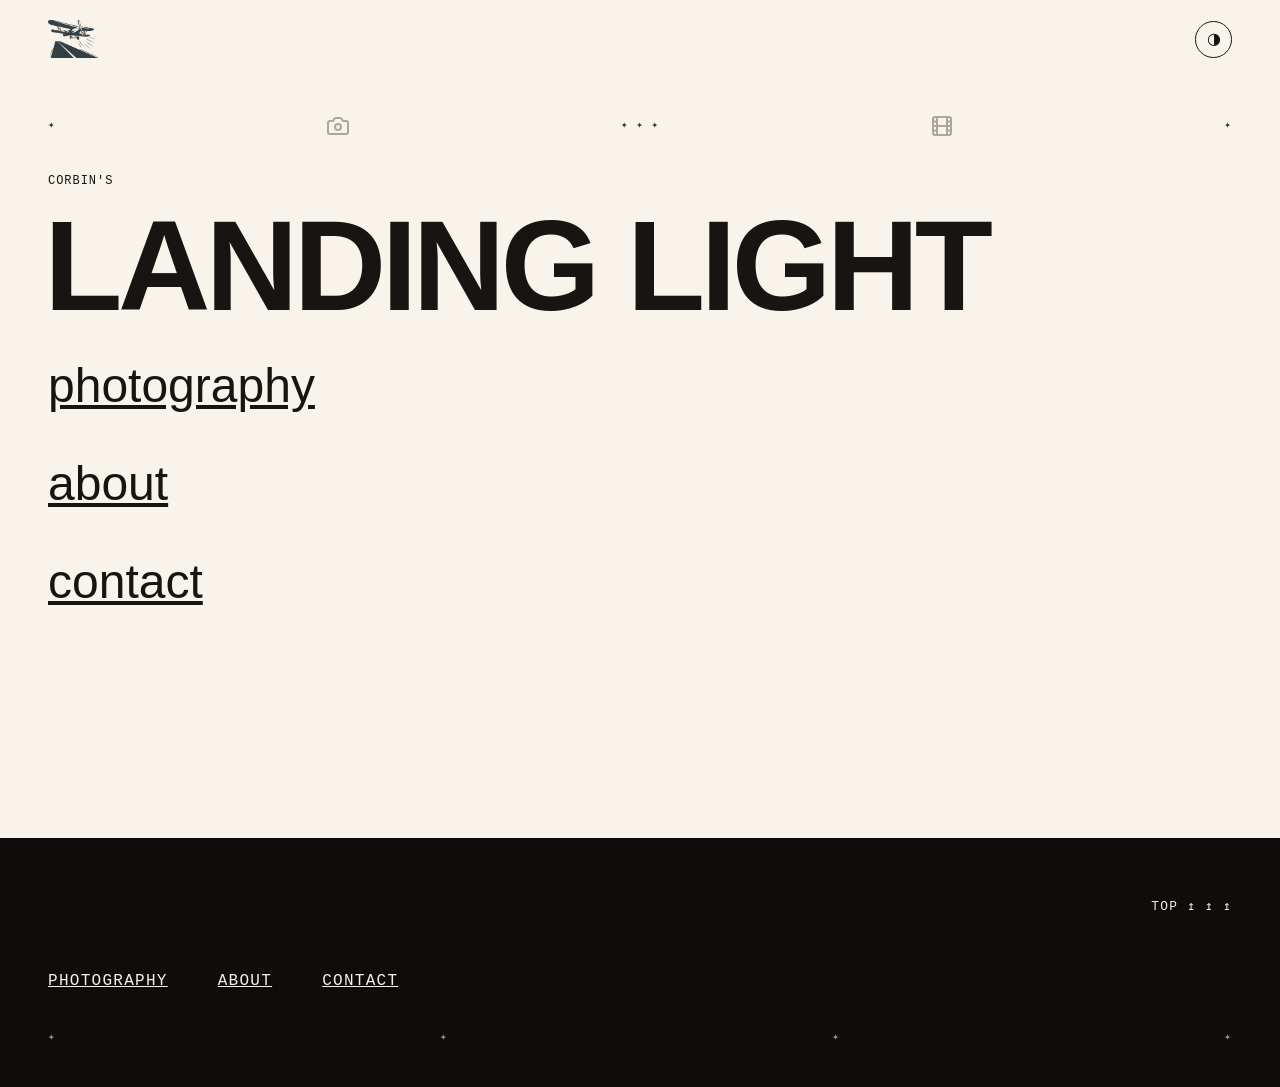
<file: index.html>
<!DOCTYPE html><html lang="en-gb"><head><meta charset="utf-8"><meta name="viewport" content="width=device-width,initial-scale=1"><title>Landing Light</title><meta name="generator" content="Publii Open-Source CMS for Static Site"><link rel="canonical" href="https://landinglight.github.io/"><link rel="alternate" type="application/atom+xml" href="https://landinglight.github.io/feed.xml" title="Landing Light - RSS"><link rel="alternate" type="application/json" href="https://landinglight.github.io/feed.json" title="Landing Light - JSON"><meta property="og:title" content="Landing Light"><meta property="og:image" content="https://landinglight.github.io/media/website/Asset-18-Copy.png"><meta property="og:image:width" content="5000"><meta property="og:image:height" content="3670"><meta property="og:site_name" content="Landing Light"><meta property="og:description" content=""><meta property="og:url" content="https://landinglight.github.io/"><meta property="og:type" content="website"><link rel="shortcut icon" href="https://landinglight.github.io/media/website/Asset-18-Copy-2.png" type="image/x-icon"><script>(function () {
            var scheme = null;
            try { scheme = localStorage.getItem('brut-color-scheme'); } catch (e) {}
            document.documentElement.setAttribute('data-scheme', scheme || 'light');
        })();</script><link rel="stylesheet" href="https://landinglight.github.io/assets/css/style.css?v&#x3D;e41a65d9b573f85cc253d0beabbb0af3"><style>:root {
            --bg: #f9f4eb;
            --ink: #171512;
            --accent: #f2e338;
            --pastel-1: #dcd6f7;
            --pastel-2: #f8d1ee;
            --pastel-3: #f7dfa8;
            --fs-min: 1rem;
            --fs-max: 1.125rem;
            --title-case: uppercase;
        }

        :root[data-scheme="dark"] {
            --bg: #C2C4C6;
            --ink: #000000;
        }

        @media (prefers-color-scheme: dark) {
            :root[data-scheme="auto"] {
                --bg: #C2C4C6;
                --ink: #000000;
            }
        }</style><script type="application/ld+json">{"@context":"http://schema.org","@type":"Organization","name":"Landing Light","logo":"https://landinglight.github.io/media/website/Asset-18-Copy.png","url":"https://landinglight.github.io/"}</script><style>.li{fill:none;stroke-linecap:round;stroke-linejoin:round;vertical-align:middle}</style></head><body class="is-home"><header class="topbar"><a class="brand" href="https://landinglight.github.io/"><img src="https://landinglight.github.io/media/website/Asset-18-Copy.png" alt="Landing Light" class="brand__logo" width="5000" height="3670"></a><div class="topbar__actions"><button class="topbar__scheme js-scheme-toggle" aria-label="Switch between light and dark mode"><span aria-hidden="true">&#9681;</span></button>  </div><nav class="nav js-nav" id="site-nav"><ul class="nav__menu"></ul></nav></header><main class="main" id="top"><section class="hero"><div class="sparkles" aria-hidden="true"><span>&#10022;</span><span class="sparkles__code"><svg xmlns="http://www.w3.org/2000/svg" width="24" height="24" viewBox="0 0 24 24" fill="none" stroke="currentColor" stroke-width="2" stroke-linecap="round" stroke-linejoin="round" class="lucide lucide-camera preview-icon"><path d="M13.997 4a2 2 0 0 1 1.76 1.05l.486.9A2 2 0 0 0 18.003 7H20a2 2 0 0 1 2 2v9a2 2 0 0 1-2 2H4a2 2 0 0 1-2-2V9a2 2 0 0 1 2-2h1.997a2 2 0 0 0 1.759-1.048l.489-.904A2 2 0 0 1 10.004 4z"/><circle cx="12" cy="13" r="3"/></svg></span><span>&#10022;&nbsp;&#10022;&nbsp;&#10022;</span><span class="sparkles__code"><svg xmlns="http://www.w3.org/2000/svg" width="24" height="24" viewBox="0 0 24 24" fill="none" stroke="currentColor" stroke-width="2" stroke-linecap="round" stroke-linejoin="round" class="lucide lucide-film preview-icon"><rect width="18" height="18" x="3" y="3" rx="2"/><path d="M7 3v18"/><path d="M3 7.5h4"/><path d="M3 12h18"/><path d="M3 16.5h4"/><path d="M17 3v18"/><path d="M17 7.5h4"/><path d="M17 16.5h4"/></svg></span><span>&#10022;</span></div><div class="hero__kicker-row"><span class="mono-label">Corbin&#x27;s</span></div><h1 class="hero__title">Landing Light</h1><div class="hero__intro"><div style="font-size: 48px; line-height: 1;"><a href="photography" style="display: block; margin-bottom: 50px;">photography</a> <a href="about" style="display: block; margin-bottom: 50px;">about</a> <a href="contact" style="display: block;">contact</a></div></div></section><section class="feed"></section></main><footer class="footer"><div class="footer__grid"><nav class="footer__links"></nav><a href="#top" class="footer__top js-back-to-top">Top <span aria-hidden="true">&#8613;&nbsp;&#8613;&nbsp;&#8613;</span></a></div><div class="footer__bar"><div class="footer__copyright"><div style="font-size: 16px; line-height: 1; display: flex; gap: 50px;"><a href="photography">photography</a> <a href="about">about</a> <a href="contact">contact</a></div></div></div><div class="sparkles sparkles--footer" aria-hidden="true"><span>&#10022;</span><span>&#10022;</span><span>&#10022;</span><span>&#10022;</span></div></footer><script defer="defer" src="https://landinglight.github.io/assets/js/scripts.js?v&#x3D;b94d5ba803eae40507065d64d386b722"></script></body></html>
</file>
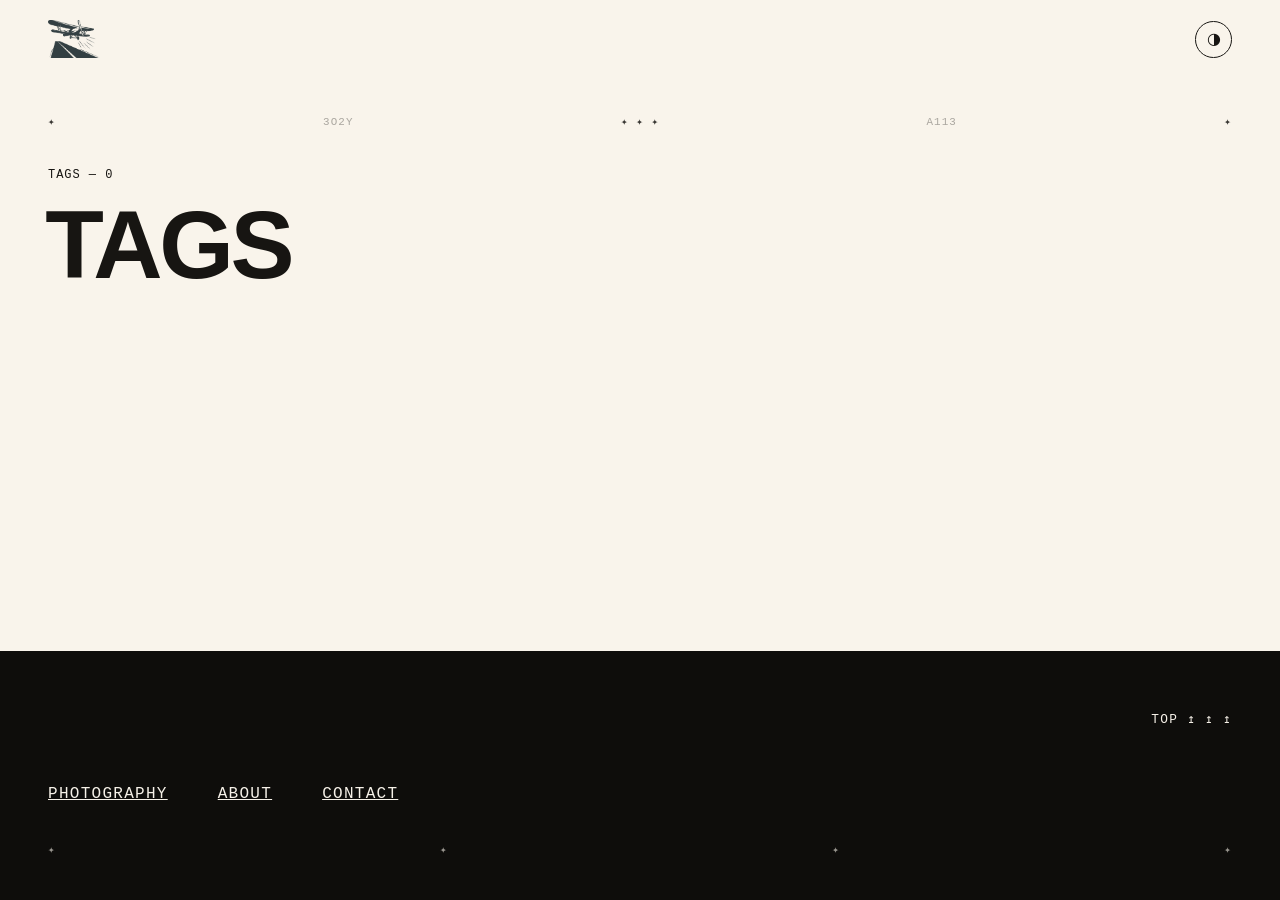
<file: tags/index.html>
<!DOCTYPE html><html lang="en-gb"><head><meta charset="utf-8"><meta name="viewport" content="width=device-width,initial-scale=1"><title>All tags - Landing Light</title><meta name="robots" content="noindex, follow"><meta name="generator" content="Publii Open-Source CMS for Static Site"><link rel="alternate" type="application/atom+xml" href="https://landinglight.github.io/feed.xml" title="Landing Light - RSS"><link rel="alternate" type="application/json" href="https://landinglight.github.io/feed.json" title="Landing Light - JSON"><meta property="og:title" content="Landing Light"><meta property="og:image" content="https://landinglight.github.io/media/website/Asset-18-Copy.png"><meta property="og:image:width" content="5000"><meta property="og:image:height" content="3670"><meta property="og:site_name" content="Landing Light"><meta property="og:description" content=""><meta property="og:url" content="https://landinglight.github.io/tags/"><meta property="og:type" content="website"><link rel="shortcut icon" href="https://landinglight.github.io/media/website/Asset-18-Copy-2.png" type="image/x-icon"><script>(function () {
            var scheme = null;
            try { scheme = localStorage.getItem('brut-color-scheme'); } catch (e) {}
            document.documentElement.setAttribute('data-scheme', scheme || 'light');
        })();</script><link rel="stylesheet" href="https://landinglight.github.io/assets/css/style.css?v&#x3D;e41a65d9b573f85cc253d0beabbb0af3"><style>:root {
            --bg: #f9f4eb;
            --ink: #171512;
            --accent: #f2e338;
            --pastel-1: #dcd6f7;
            --pastel-2: #f8d1ee;
            --pastel-3: #f7dfa8;
            --fs-min: 1rem;
            --fs-max: 1.125rem;
            --title-case: uppercase;
        }

        :root[data-scheme="dark"] {
            --bg: #C2C4C6;
            --ink: #000000;
        }

        @media (prefers-color-scheme: dark) {
            :root[data-scheme="auto"] {
                --bg: #C2C4C6;
                --ink: #000000;
            }
        }</style><script type="application/ld+json">{"@context":"http://schema.org","@type":"Organization","name":"Landing Light","logo":"https://landinglight.github.io/media/website/Asset-18-Copy.png","url":"https://landinglight.github.io/"}</script><style>.li{fill:none;stroke-linecap:round;stroke-linejoin:round;vertical-align:middle}</style></head><body class="is-tags"><header class="topbar"><a class="brand" href="https://landinglight.github.io/"><img src="https://landinglight.github.io/media/website/Asset-18-Copy.png" alt="Landing Light" class="brand__logo" width="5000" height="3670"></a><div class="topbar__actions"><button class="topbar__scheme js-scheme-toggle" aria-label="Switch between light and dark mode"><span aria-hidden="true">&#9681;</span></button> <button class="topbar__toggle js-nav-toggle" aria-expanded="false" aria-controls="site-nav">Menu</button></div><nav class="nav js-nav" id="site-nav"><ul class="nav__menu"></ul></nav></header><main class="main" id="top"><section class="hero hero--compact"><div class="sparkles" aria-hidden="true"><span>&#10022;</span><span class="sparkles__code">3O2Y</span><span>&#10022;&nbsp;&#10022;&nbsp;&#10022;</span><span class="sparkles__code">A113</span><span>&#10022;</span></div><div class="hero__kicker-row"><span class="mono-label">Tags — 0</span></div><h1 class="hero__title">Tags</h1></section><ul class="tag-cloud"></ul></main><footer class="footer"><div class="footer__grid"><nav class="footer__links"></nav><a href="#top" class="footer__top js-back-to-top">Top <span aria-hidden="true">&#8613;&nbsp;&#8613;&nbsp;&#8613;</span></a></div><div class="footer__bar"><div class="footer__copyright"><div style="font-size: 16px; line-height: 1; display: flex; gap: 50px;"><a href="photography">photography</a> <a href="about">about</a> <a href="contact">contact</a></div></div></div><div class="sparkles sparkles--footer" aria-hidden="true"><span>&#10022;</span><span>&#10022;</span><span>&#10022;</span><span>&#10022;</span></div></footer><script defer="defer" src="https://landinglight.github.io/assets/js/scripts.js?v&#x3D;b94d5ba803eae40507065d64d386b722"></script></body></html>
</file>
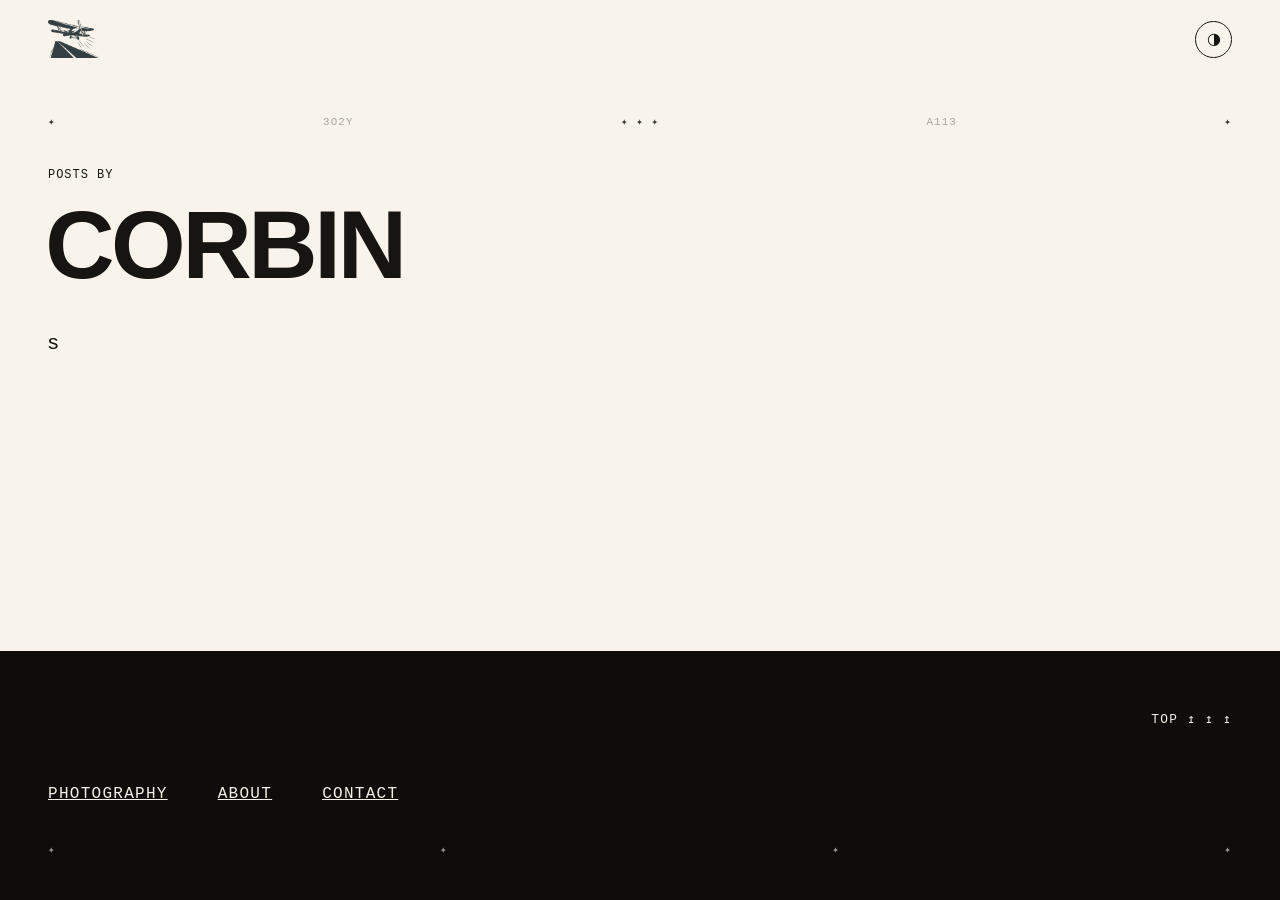
<file: authors/corbin/index.html>
<!DOCTYPE html><html lang="en-gb"><head><meta charset="utf-8"><meta name="viewport" content="width=device-width,initial-scale=1"><title>Author: Corbin - Landing Light</title><meta name="robots" content="noindex, follow"><meta name="generator" content="Publii Open-Source CMS for Static Site"><link rel="alternate" type="application/atom+xml" href="https://landinglight.github.io/feed.xml" title="Landing Light - RSS"><link rel="alternate" type="application/json" href="https://landinglight.github.io/feed.json" title="Landing Light - JSON"><meta property="og:title" content="Corbin"><meta property="og:image" content="https://landinglight.github.io/media/website/Asset-18-Copy.png"><meta property="og:image:width" content="5000"><meta property="og:image:height" content="3670"><meta property="og:site_name" content="Landing Light"><meta property="og:description" content=""><meta property="og:url" content="https://landinglight.github.io/authors/corbin/"><meta property="og:type" content="website"><link rel="shortcut icon" href="https://landinglight.github.io/media/website/Asset-18-Copy-2.png" type="image/x-icon"><script>(function () {
            var scheme = null;
            try { scheme = localStorage.getItem('brut-color-scheme'); } catch (e) {}
            document.documentElement.setAttribute('data-scheme', scheme || 'light');
        })();</script><link rel="stylesheet" href="https://landinglight.github.io/assets/css/style.css?v&#x3D;e41a65d9b573f85cc253d0beabbb0af3"><style>:root {
            --bg: #f9f4eb;
            --ink: #171512;
            --accent: #f2e338;
            --pastel-1: #dcd6f7;
            --pastel-2: #f8d1ee;
            --pastel-3: #f7dfa8;
            --fs-min: 1rem;
            --fs-max: 1.125rem;
            --title-case: uppercase;
        }

        :root[data-scheme="dark"] {
            --bg: #C2C4C6;
            --ink: #000000;
        }

        @media (prefers-color-scheme: dark) {
            :root[data-scheme="auto"] {
                --bg: #C2C4C6;
                --ink: #000000;
            }
        }</style><script type="application/ld+json">{"@context":"http://schema.org","@type":"Organization","name":"Landing Light","logo":"https://landinglight.github.io/media/website/Asset-18-Copy.png","url":"https://landinglight.github.io/"}</script><style>.li{fill:none;stroke-linecap:round;stroke-linejoin:round;vertical-align:middle}</style></head><body class="is-author"><header class="topbar"><a class="brand" href="https://landinglight.github.io/"><img src="https://landinglight.github.io/media/website/Asset-18-Copy.png" alt="Landing Light" class="brand__logo" width="5000" height="3670"></a><div class="topbar__actions"><button class="topbar__scheme js-scheme-toggle" aria-label="Switch between light and dark mode"><span aria-hidden="true">&#9681;</span></button> <button class="topbar__toggle js-nav-toggle" aria-expanded="false" aria-controls="site-nav">Menu</button></div><nav class="nav js-nav" id="site-nav"><ul class="nav__menu"></ul></nav></header><main class="main" id="top"><section class="hero hero--compact"><div class="sparkles" aria-hidden="true"><span>&#10022;</span><span class="sparkles__code">3O2Y</span><span>&#10022;&nbsp;&#10022;&nbsp;&#10022;</span><span class="sparkles__code">A113</span><span>&#10022;</span></div><div class="hero__kicker-row"><span class="mono-label">Posts by</span></div><h1 class="hero__title">Corbin</h1><div class="hero__intro"><p>s</p></div></section><section class="feed"></section></main><footer class="footer"><div class="footer__grid"><nav class="footer__links"></nav><a href="#top" class="footer__top js-back-to-top">Top <span aria-hidden="true">&#8613;&nbsp;&#8613;&nbsp;&#8613;</span></a></div><div class="footer__bar"><div class="footer__copyright"><div style="font-size: 16px; line-height: 1; display: flex; gap: 50px;"><a href="photography">photography</a> <a href="about">about</a> <a href="contact">contact</a></div></div></div><div class="sparkles sparkles--footer" aria-hidden="true"><span>&#10022;</span><span>&#10022;</span><span>&#10022;</span><span>&#10022;</span></div></footer><script defer="defer" src="https://landinglight.github.io/assets/js/scripts.js?v&#x3D;b94d5ba803eae40507065d64d386b722"></script></body></html>
</file>
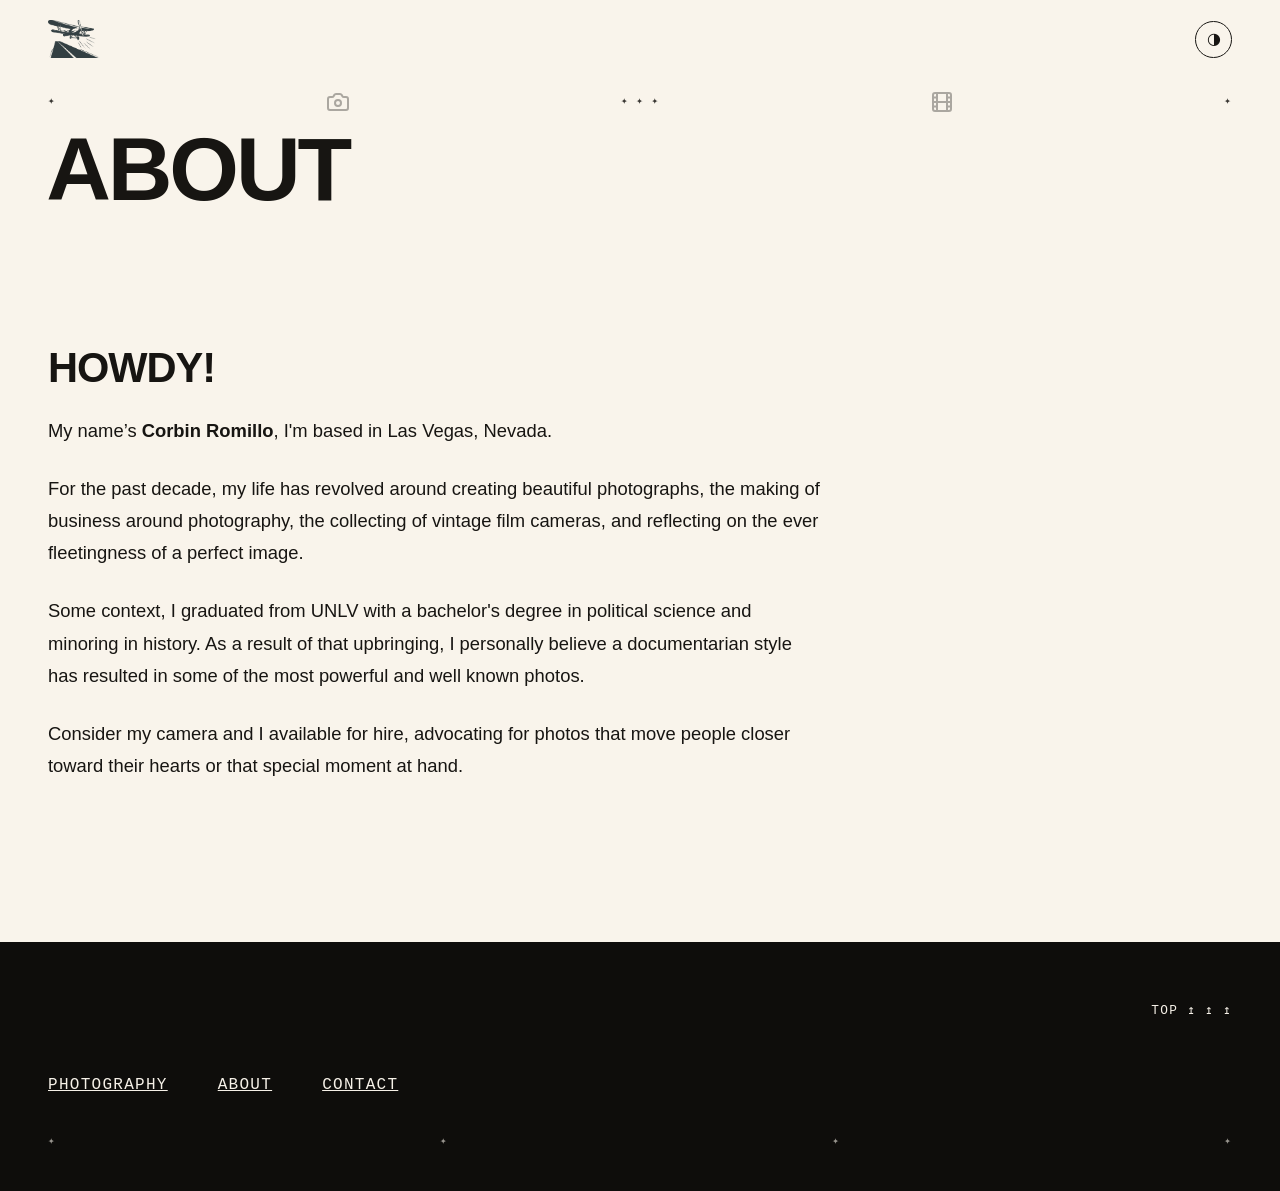
<file: about.html>
<!DOCTYPE html><html lang="en-gb"><head><meta charset="utf-8"><meta name="viewport" content="width=device-width,initial-scale=1"><title>about - Landing Light</title><meta name="description" content="Howdy! My name’s Corbin Romillo, I&#x27;m based in Las Vegas, Nevada. For the past decade, my life has revolved around creating beautiful photographs, the making of business around photography, the&amp;hellip;"><meta name="generator" content="Publii Open-Source CMS for Static Site"><link rel="canonical" href="https://landinglight.github.io/about.html"><link rel="alternate" type="application/atom+xml" href="https://landinglight.github.io/feed.xml" title="Landing Light - RSS"><link rel="alternate" type="application/json" href="https://landinglight.github.io/feed.json" title="Landing Light - JSON"><meta property="og:title" content="about"><meta property="og:image" content="https://landinglight.github.io/media/website/Asset-18-Copy.png"><meta property="og:image:width" content="5000"><meta property="og:image:height" content="3670"><meta property="og:site_name" content="Landing Light"><meta property="og:description" content="Howdy! My name’s Corbin Romillo, I&#x27;m based in Las Vegas, Nevada. For the past decade, my life has revolved around creating beautiful photographs, the making of business around photography, the&amp;hellip;"><meta property="og:url" content="https://landinglight.github.io/about.html"><meta property="og:type" content="article"><link rel="shortcut icon" href="https://landinglight.github.io/media/website/Asset-18-Copy-2.png" type="image/x-icon"><script>(function () {
            var scheme = null;
            try { scheme = localStorage.getItem('brut-color-scheme'); } catch (e) {}
            document.documentElement.setAttribute('data-scheme', scheme || 'light');
        })();</script><link rel="stylesheet" href="https://landinglight.github.io/assets/css/style.css?v&#x3D;e41a65d9b573f85cc253d0beabbb0af3"><style>:root {
            --bg: #f9f4eb;
            --ink: #171512;
            --accent: #f2e338;
            --pastel-1: #dcd6f7;
            --pastel-2: #f8d1ee;
            --pastel-3: #f7dfa8;
            --fs-min: 1rem;
            --fs-max: 1.125rem;
            --title-case: uppercase;
        }

        :root[data-scheme="dark"] {
            --bg: #C2C4C6;
            --ink: #000000;
        }

        @media (prefers-color-scheme: dark) {
            :root[data-scheme="auto"] {
                --bg: #C2C4C6;
                --ink: #000000;
            }
        }</style><script type="application/ld+json">{"@context":"http://schema.org","@type":"Article","mainEntityOfPage":{"@type":"WebPage","@id":"https://landinglight.github.io/about.html"},"headline":"about","datePublished":"2026-10-17T03:25-07:00","dateModified":"2026-10-18T15:36-07:00","image":{"@type":"ImageObject","url":"https://landinglight.github.io/media/website/Asset-18-Copy.png","height":3670,"width":5000},"description":"Howdy! My name’s Corbin Romillo, I'm based in Las Vegas, Nevada. For the past decade, my life has revolved around creating beautiful photographs, the making of business around photography, the&hellip;","author":{"@type":"Person","name":"Corbin","url":"https://landinglight.github.io/authors/corbin/"},"publisher":{"@type":"Organization","name":"Corbin","logo":{"@type":"ImageObject","url":"https://landinglight.github.io/media/website/Asset-18-Copy.png","height":3670,"width":5000}}}</script><style>.li{fill:none;stroke-linecap:round;stroke-linejoin:round;vertical-align:middle}</style></head><body class="is-page"><header class="topbar"><a class="brand" href="https://landinglight.github.io/"><img src="https://landinglight.github.io/media/website/Asset-18-Copy.png" alt="Landing Light" class="brand__logo" width="5000" height="3670"></a><div class="topbar__actions"><button class="topbar__scheme js-scheme-toggle" aria-label="Switch between light and dark mode"><span aria-hidden="true">&#9681;</span></button></div><nav class="nav js-nav" id="site-nav"><ul class="nav__menu"></ul></nav></header><main class="main" id="top"><article class="post"><header class="post__header"><div class="sparkles" aria-hidden="true"><span>&#10022;</span><span class="sparkles__code"><svg xmlns="http://www.w3.org/2000/svg" width="24" height="24" viewBox="0 0 24 24" fill="none" stroke="currentColor" stroke-width="2" stroke-linecap="round" stroke-linejoin="round" class="lucide lucide-camera preview-icon"><path d="M13.997 4a2 2 0 0 1 1.76 1.05l.486.9A2 2 0 0 0 18.003 7H20a2 2 0 0 1 2 2v9a2 2 0 0 1-2 2H4a2 2 0 0 1-2-2V9a2 2 0 0 1 2-2h1.997a2 2 0 0 0 1.759-1.048l.489-.904A2 2 0 0 1 10.004 4z"/><circle cx="12" cy="13" r="3"/></svg></span><span>&#10022;&nbsp;&#10022;&nbsp;&#10022;</span><span class="sparkles__code"><svg xmlns="http://www.w3.org/2000/svg" width="24" height="24" viewBox="0 0 24 24" fill="none" stroke="currentColor" stroke-width="2" stroke-linecap="round" stroke-linejoin="round" class="lucide lucide-film preview-icon"><rect width="18" height="18" x="3" y="3" rx="2"/><path d="M7 3v18"/><path d="M3 7.5h4"/><path d="M3 12h18"/><path d="M3 16.5h4"/><path d="M17 3v18"/><path d="M17 7.5h4"/><path d="M17 16.5h4"/></svg></span><span>&#10022;</span></div><h1 class="post__title">about</h1></header><div class="entry post__entry"><h2 id="howdy">Howdy!</h2><p>My name’s <strong>Corbin Romillo</strong>, I'm based in Las Vegas, Nevada.</p><p>For the past decade, my life has revolved around creating beautiful photographs, the making of business around photography, the collecting of vintage film cameras, and reflecting on the ever fleetingness of a perfect image.</p><p>Some context, I graduated from UNLV with a bachelor's degree in political science and minoring in history. As a result of that upbringing, I personally believe a documentarian style has resulted in some of the most powerful and well known photos.</p><p>Consider my camera and I available for hire, advocating for photos that move people closer toward their hearts or that special moment at hand.</p></div></article></main><footer class="footer"><div class="footer__grid"><nav class="footer__links"></nav><a href="#top" class="footer__top js-back-to-top">Top <span aria-hidden="true">&#8613;&nbsp;&#8613;&nbsp;&#8613;</span></a></div><div class="footer__bar"><div class="footer__copyright"><div style="font-size: 16px; line-height: 1; display: flex; gap: 50px;"><a href="photography">photography</a> <a href="about">about</a> <a href="contact">contact</a></div></div></div><div class="sparkles sparkles--footer" aria-hidden="true"><span>&#10022;</span><span>&#10022;</span><span>&#10022;</span><span>&#10022;</span></div></footer><script defer="defer" src="https://landinglight.github.io/assets/js/scripts.js?v&#x3D;b94d5ba803eae40507065d64d386b722"></script></body></html>
</file>
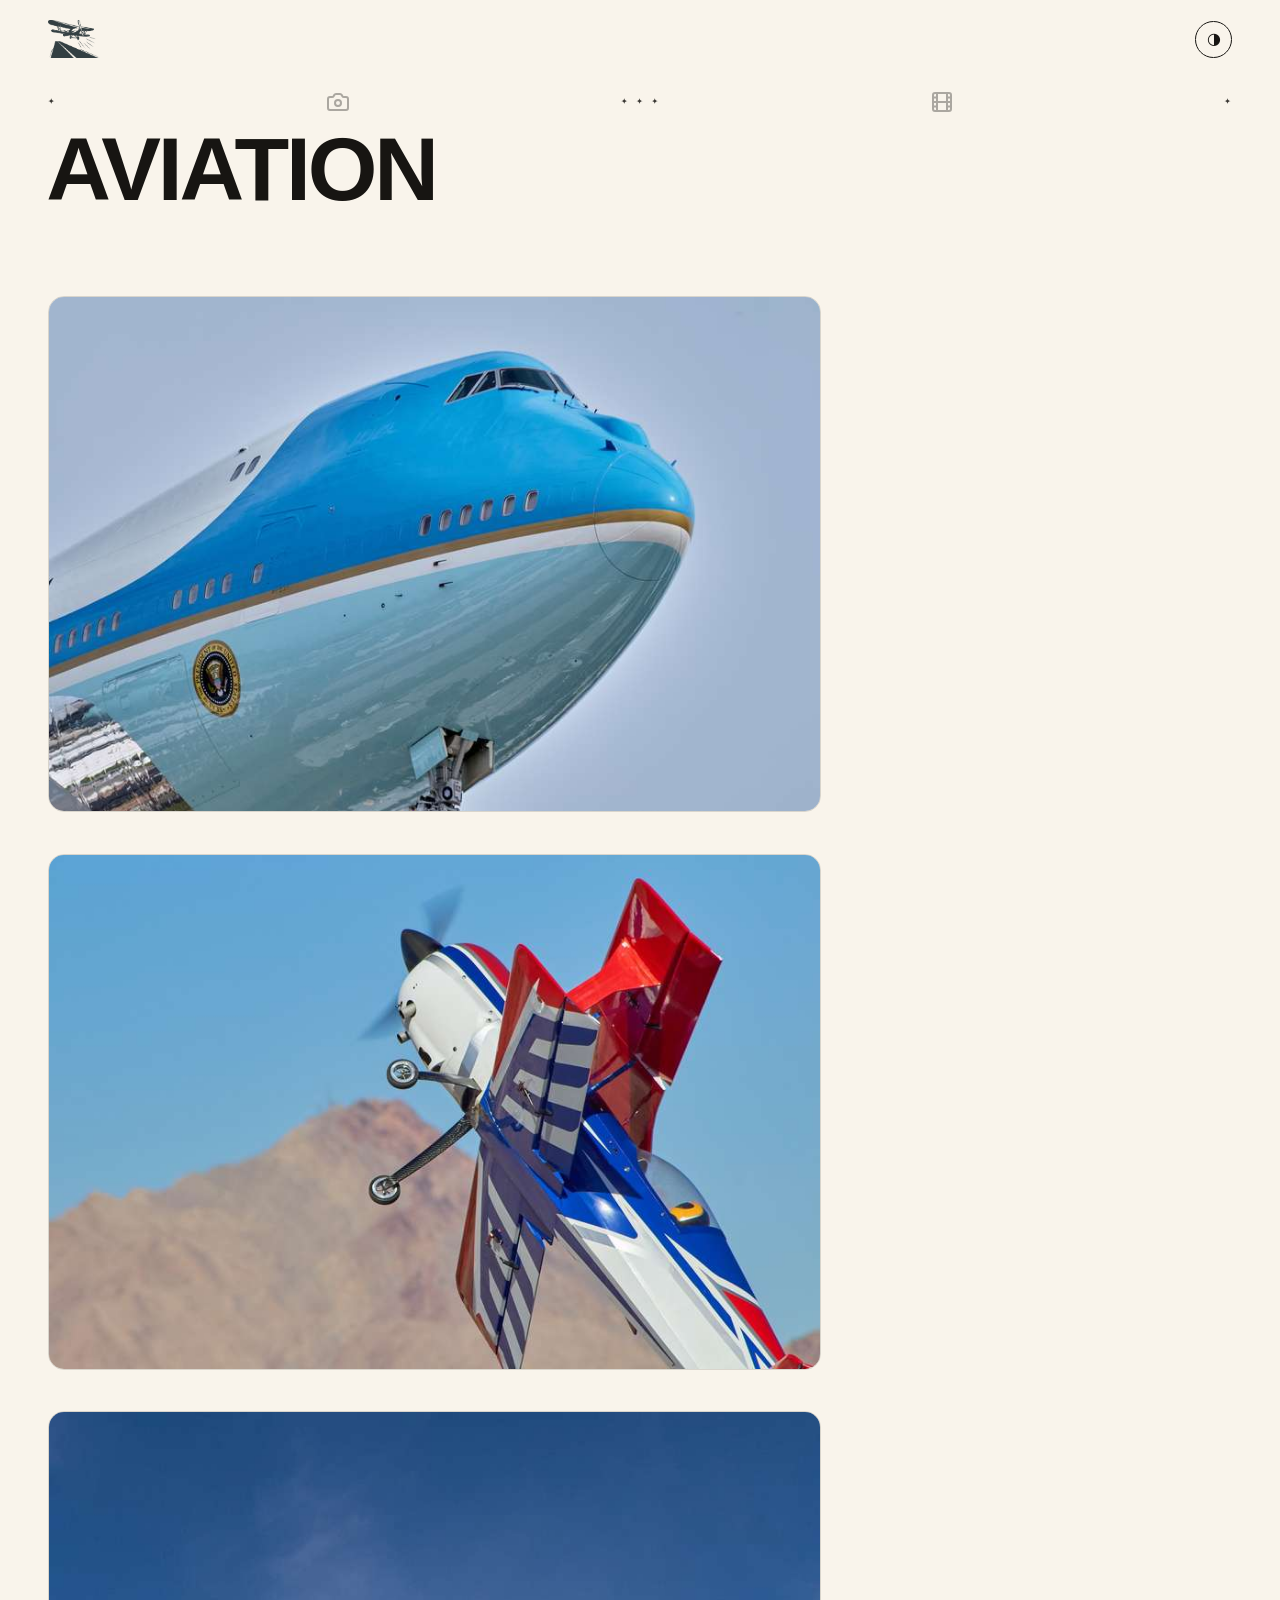
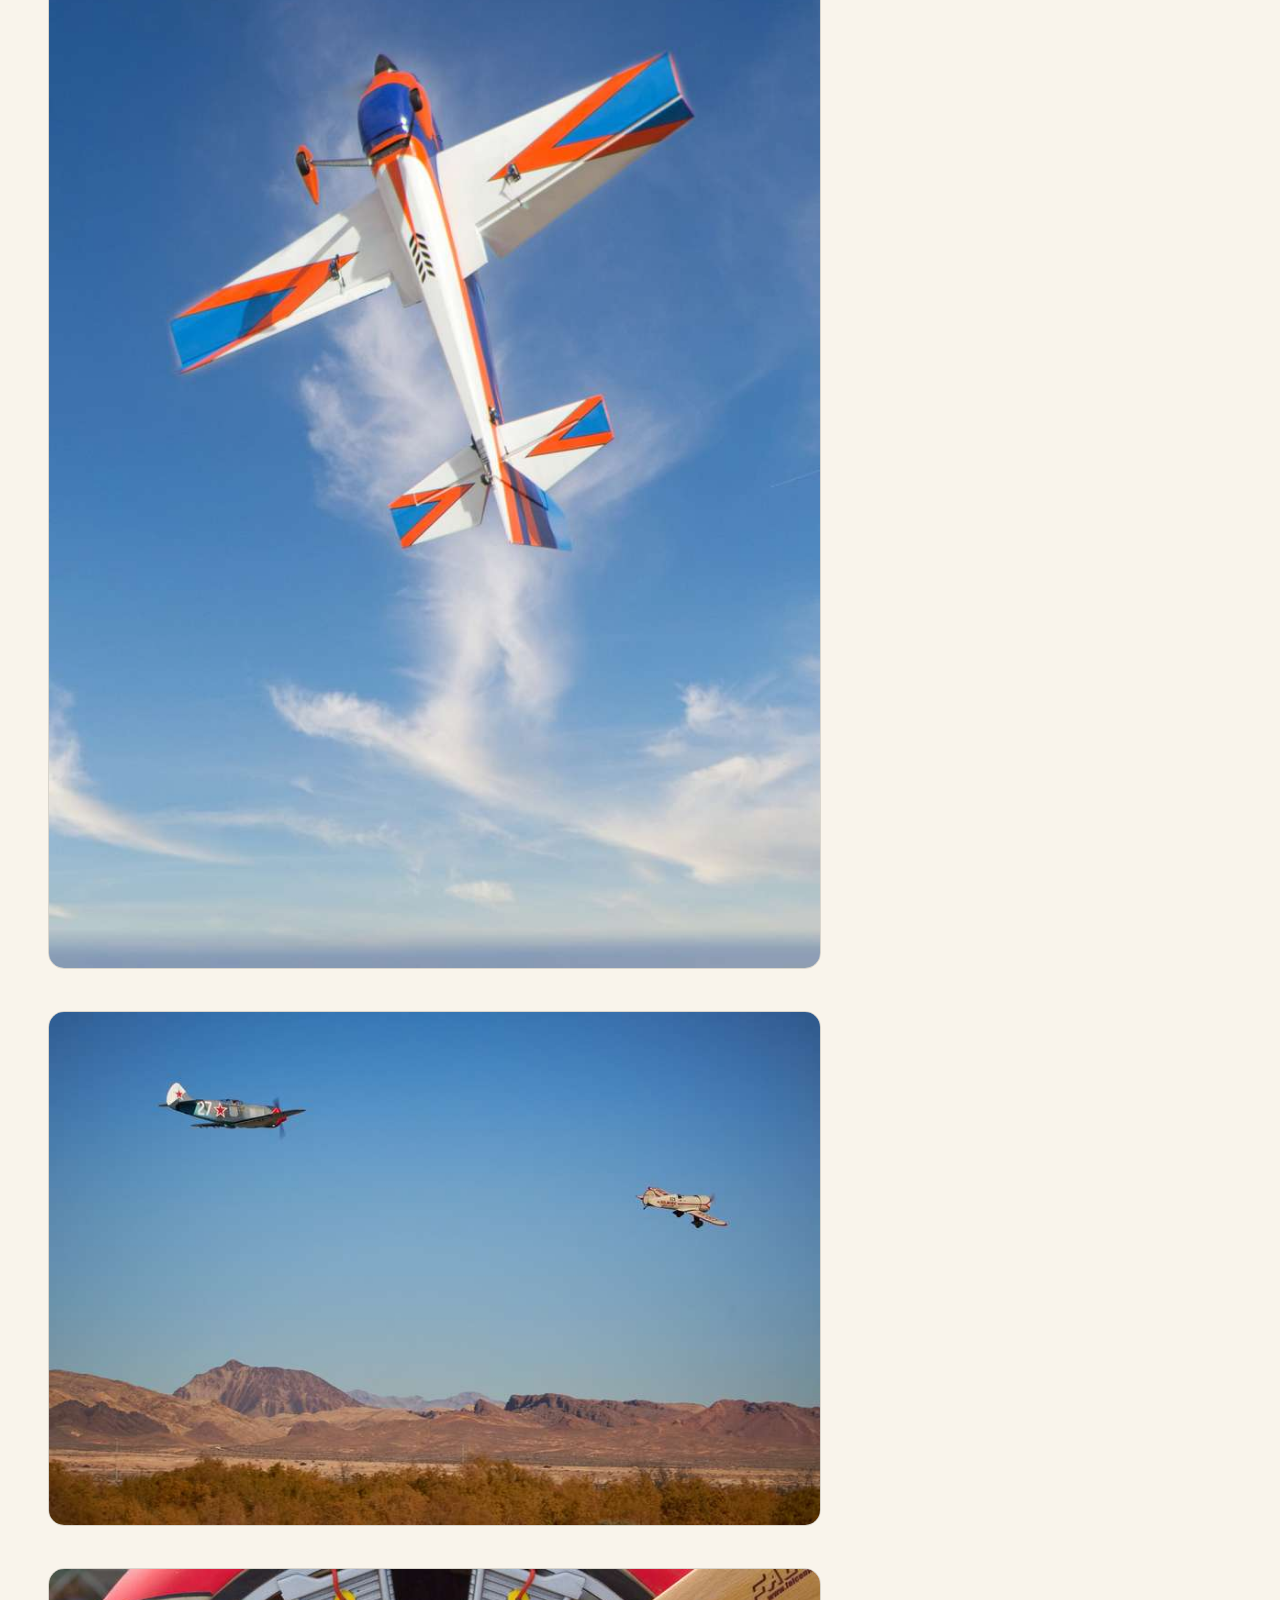
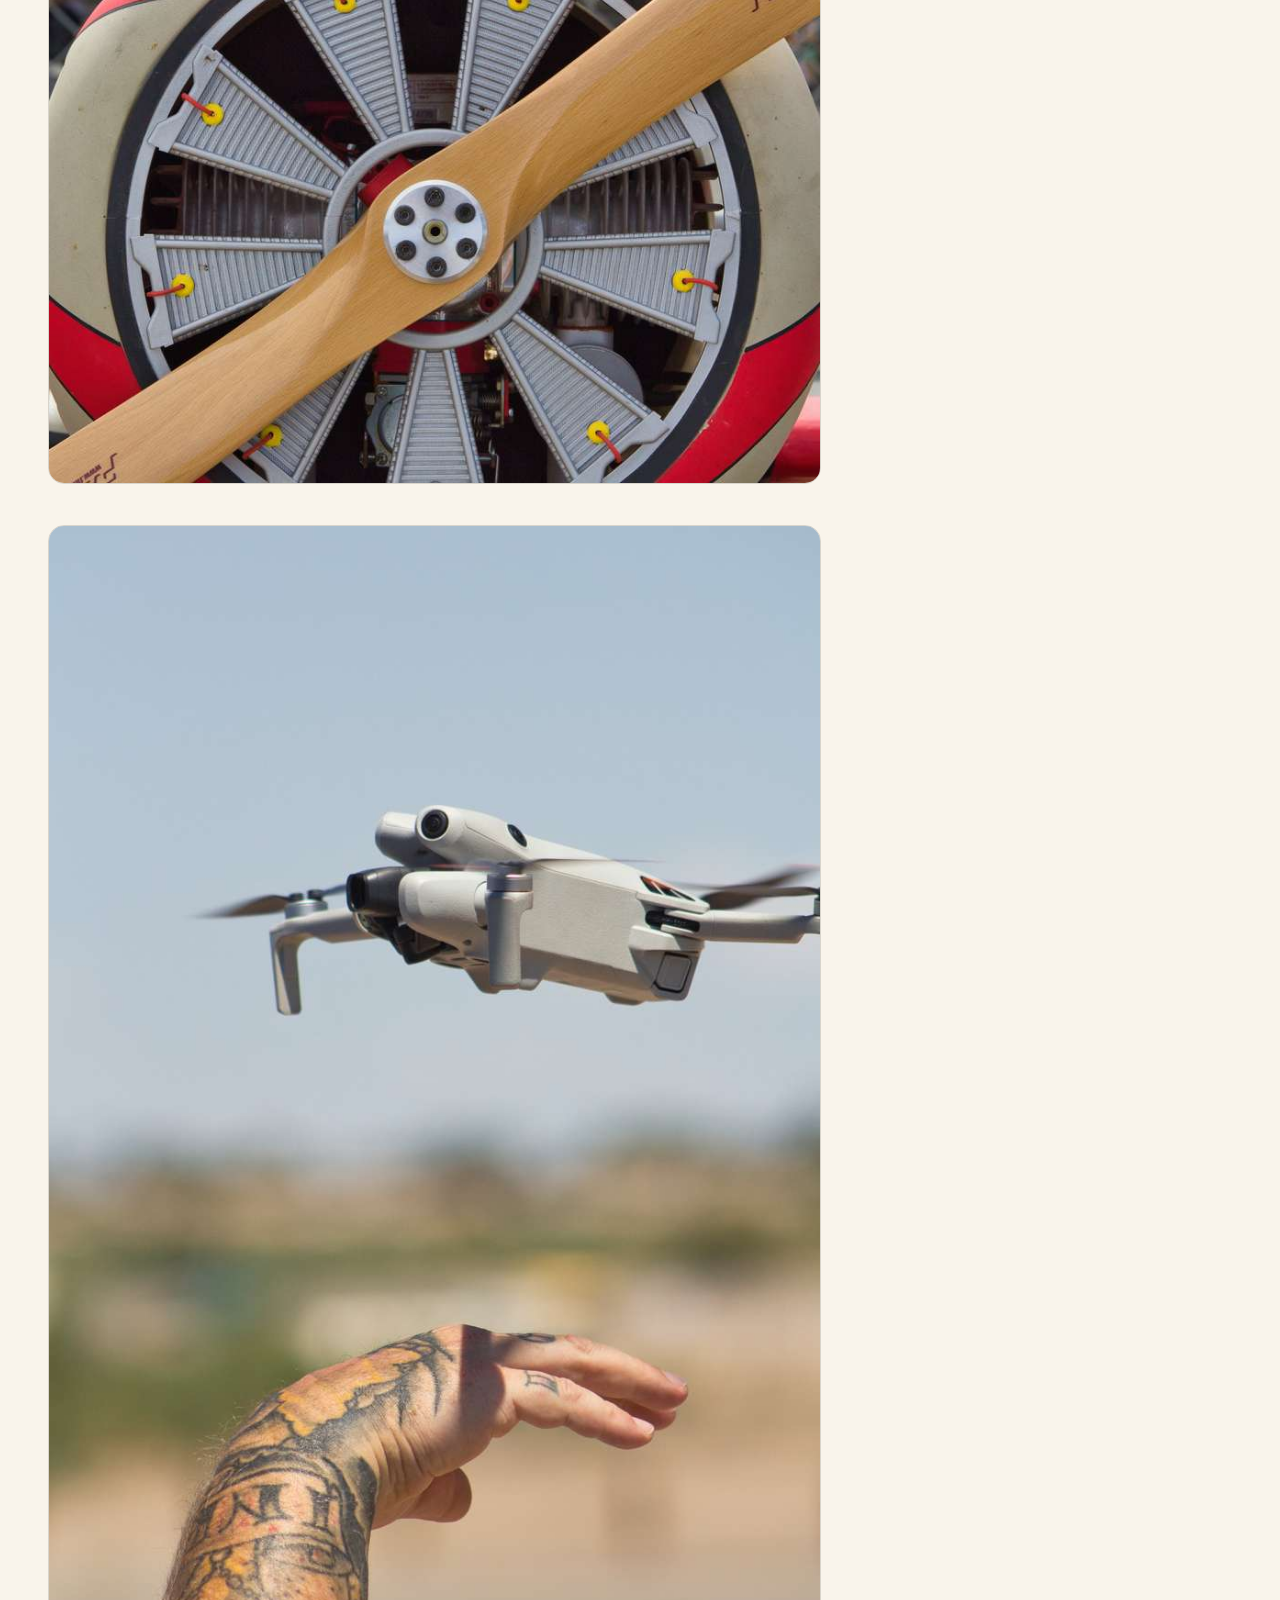
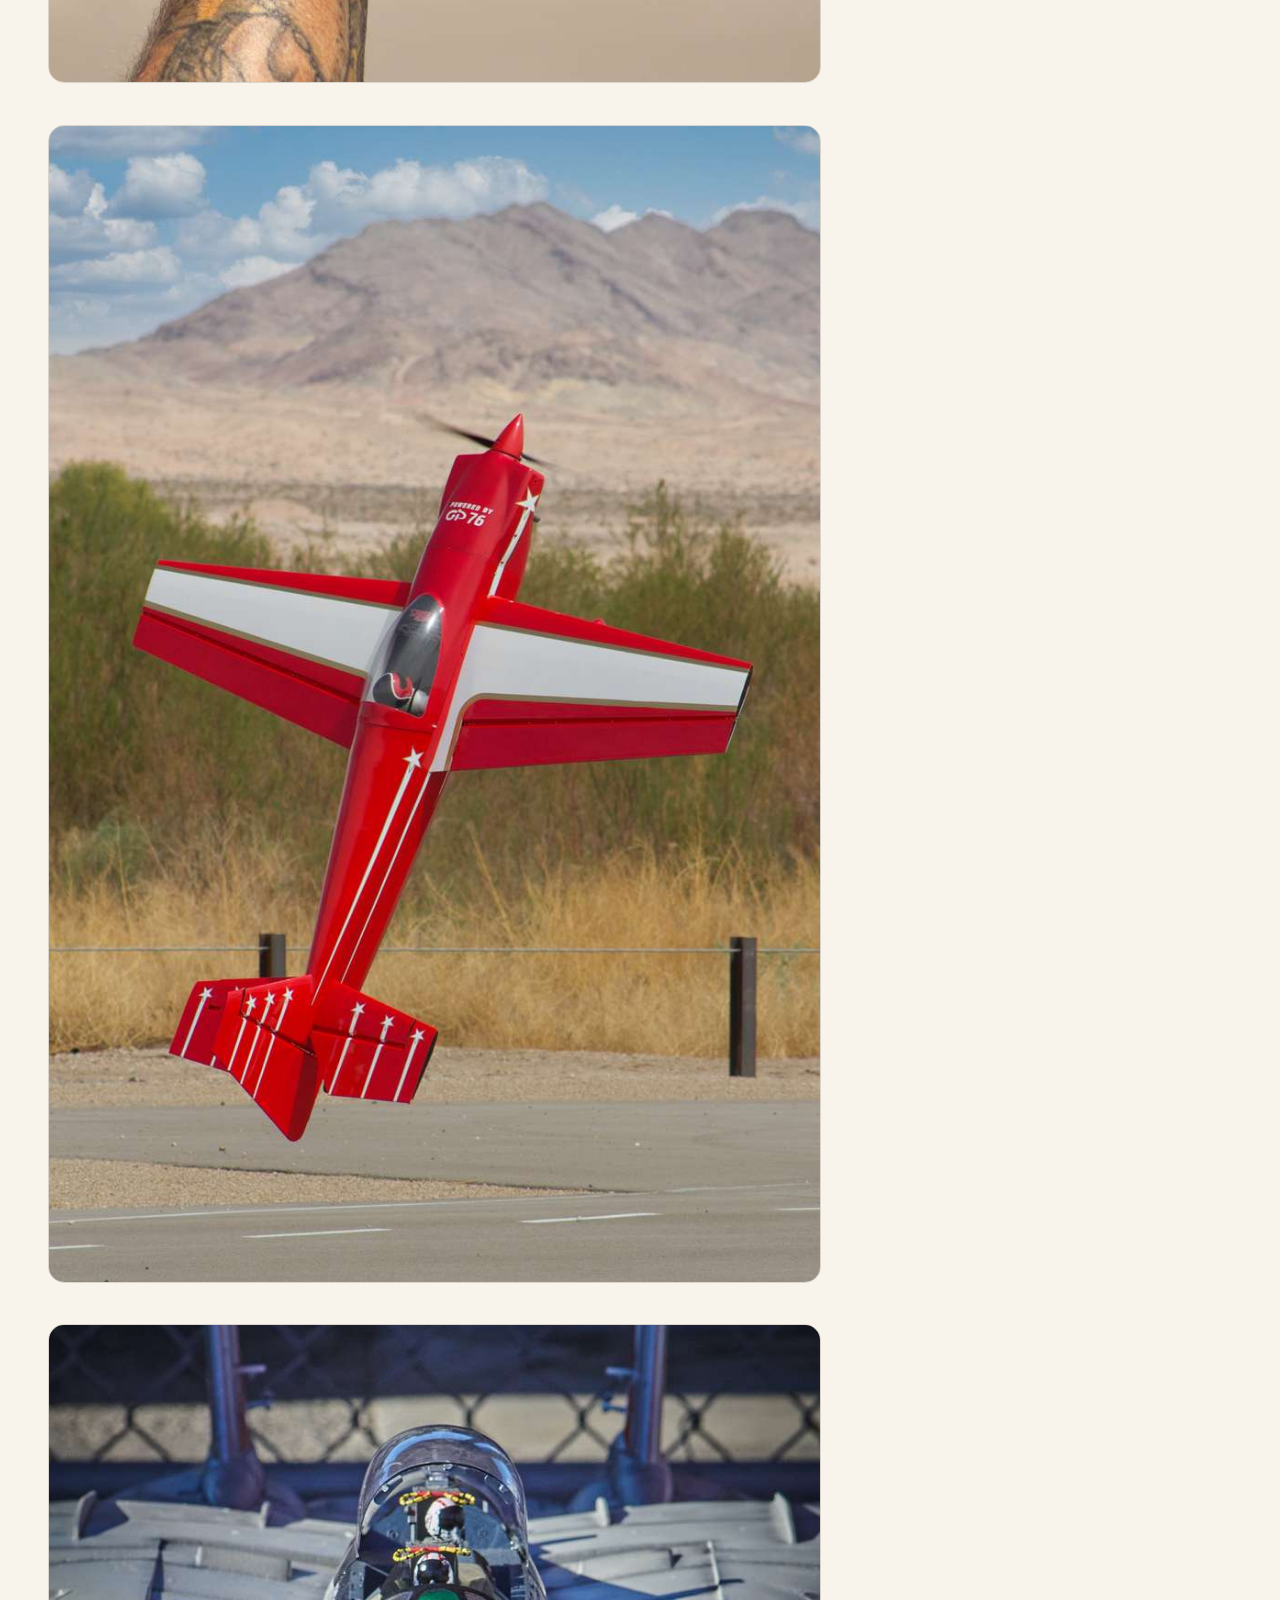
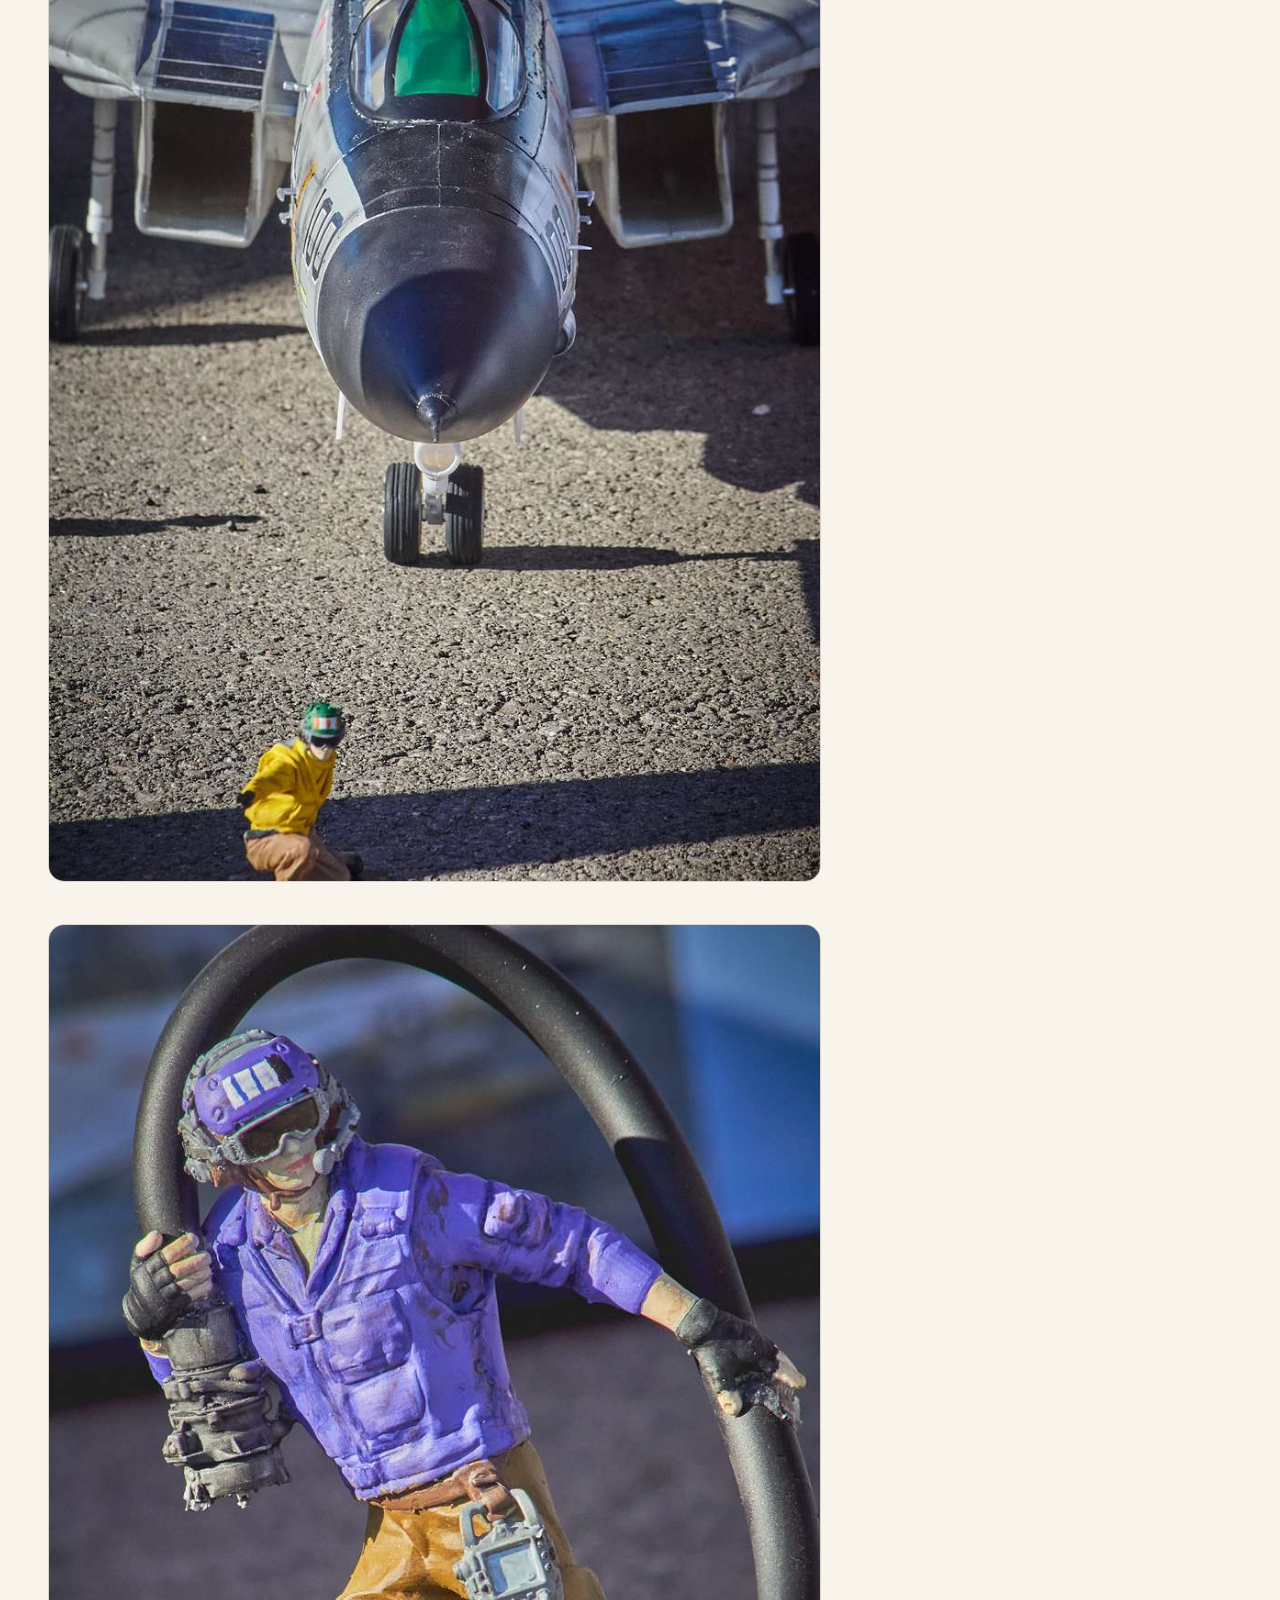
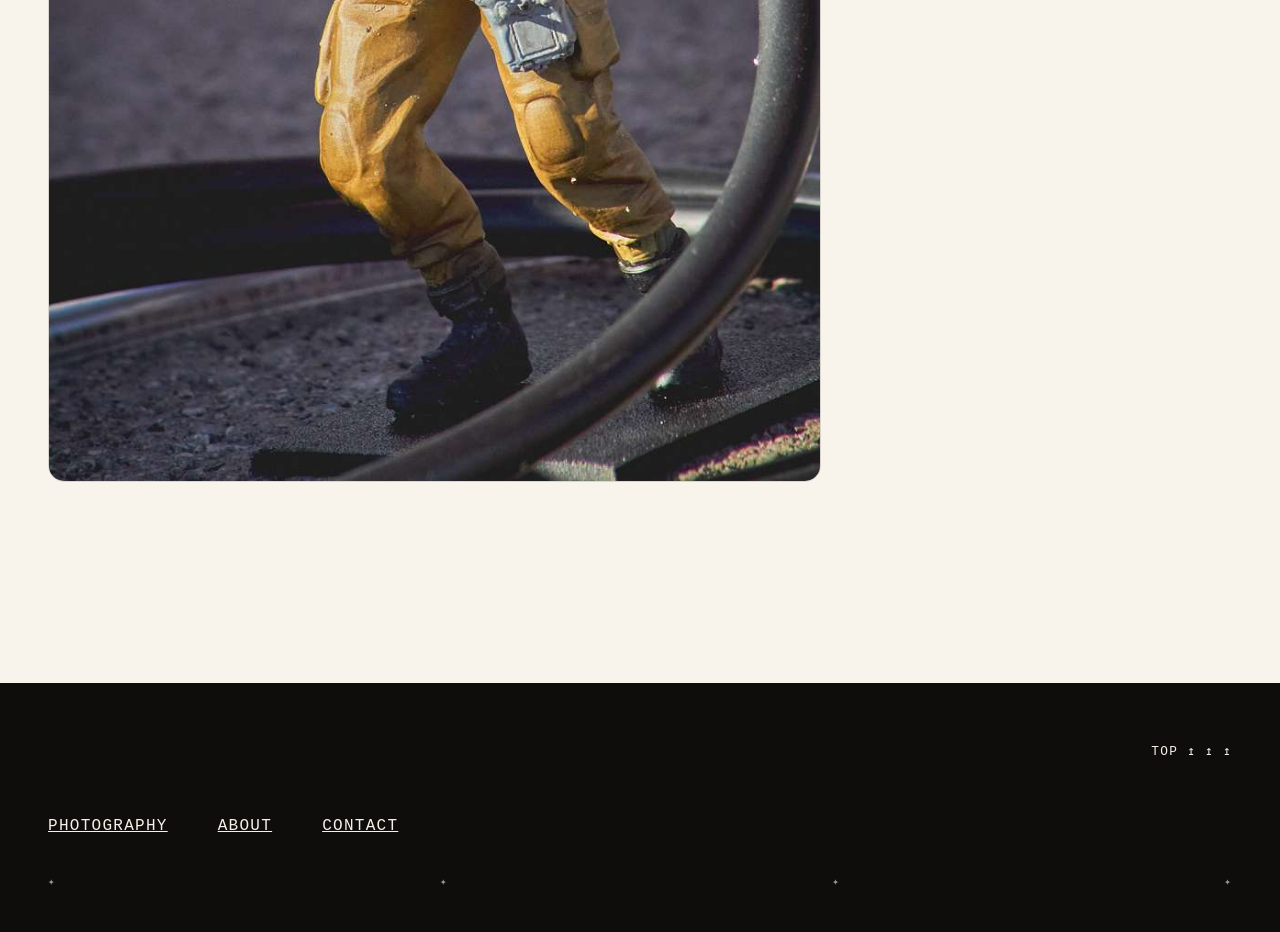
<file: aviation.html>
<!DOCTYPE html><html lang="en-gb"><head><meta charset="utf-8"><meta name="viewport" content="width=device-width,initial-scale=1"><title>aviation - Landing Light</title><meta name="generator" content="Publii Open-Source CMS for Static Site"><link rel="canonical" href="https://landinglight.github.io/aviation.html"><link rel="alternate" type="application/atom+xml" href="https://landinglight.github.io/feed.xml" title="Landing Light - RSS"><link rel="alternate" type="application/json" href="https://landinglight.github.io/feed.json" title="Landing Light - JSON"><meta property="og:title" content="aviation"><meta property="og:image" content="https://landinglight.github.io/media/website/Asset-18-Copy.png"><meta property="og:image:width" content="5000"><meta property="og:image:height" content="3670"><meta property="og:site_name" content="Landing Light"><meta property="og:description" content=""><meta property="og:url" content="https://landinglight.github.io/aviation.html"><meta property="og:type" content="article"><link rel="shortcut icon" href="https://landinglight.github.io/media/website/Asset-18-Copy-2.png" type="image/x-icon"><script>(function () {
            var scheme = null;
            try { scheme = localStorage.getItem('brut-color-scheme'); } catch (e) {}
            document.documentElement.setAttribute('data-scheme', scheme || 'light');
        })();</script><link rel="stylesheet" href="https://landinglight.github.io/assets/css/style.css?v&#x3D;e41a65d9b573f85cc253d0beabbb0af3"><style>:root {
            --bg: #f9f4eb;
            --ink: #171512;
            --accent: #f2e338;
            --pastel-1: #dcd6f7;
            --pastel-2: #f8d1ee;
            --pastel-3: #f7dfa8;
            --fs-min: 1rem;
            --fs-max: 1.125rem;
            --title-case: uppercase;
        }

        :root[data-scheme="dark"] {
            --bg: #C2C4C6;
            --ink: #000000;
        }

        @media (prefers-color-scheme: dark) {
            :root[data-scheme="auto"] {
                --bg: #C2C4C6;
                --ink: #000000;
            }
        }</style><script type="application/ld+json">{"@context":"http://schema.org","@type":"Article","mainEntityOfPage":{"@type":"WebPage","@id":"https://landinglight.github.io/aviation.html"},"headline":"aviation","datePublished":"2026-10-17T02:47-07:00","dateModified":"2026-10-18T15:00-07:00","image":{"@type":"ImageObject","url":"https://landinglight.github.io/media/website/Asset-18-Copy.png","height":3670,"width":5000},"description":"","author":{"@type":"Person","name":"Corbin","url":"https://landinglight.github.io/authors/corbin/"},"publisher":{"@type":"Organization","name":"Corbin","logo":{"@type":"ImageObject","url":"https://landinglight.github.io/media/website/Asset-18-Copy.png","height":3670,"width":5000}}}</script><style>.li{fill:none;stroke-linecap:round;stroke-linejoin:round;vertical-align:middle}</style></head><body class="is-page"><header class="topbar"><a class="brand" href="https://landinglight.github.io/"><img src="https://landinglight.github.io/media/website/Asset-18-Copy.png" alt="Landing Light" class="brand__logo" width="5000" height="3670"></a><div class="topbar__actions"><button class="topbar__scheme js-scheme-toggle" aria-label="Switch between light and dark mode"><span aria-hidden="true">&#9681;</span></button>  </div><nav class="nav js-nav" id="site-nav"><ul class="nav__menu"></ul></nav></header><main class="main" id="top"><article class="post"><header class="post__header"><div class="sparkles" aria-hidden="true"><span>&#10022;</span><span class="sparkles__code"><svg xmlns="http://www.w3.org/2000/svg" width="24" height="24" viewBox="0 0 24 24" fill="none" stroke="currentColor" stroke-width="2" stroke-linecap="round" stroke-linejoin="round" class="lucide lucide-camera preview-icon"><path d="M13.997 4a2 2 0 0 1 1.76 1.05l.486.9A2 2 0 0 0 18.003 7H20a2 2 0 0 1 2 2v9a2 2 0 0 1-2 2H4a2 2 0 0 1-2-2V9a2 2 0 0 1 2-2h1.997a2 2 0 0 0 1.759-1.048l.489-.904A2 2 0 0 1 10.004 4z"/><circle cx="12" cy="13" r="3"/></svg></span><span>&#10022;&nbsp;&#10022;&nbsp;&#10022;</span><span class="sparkles__code"><svg xmlns="http://www.w3.org/2000/svg" width="24" height="24" viewBox="0 0 24 24" fill="none" stroke="currentColor" stroke-width="2" stroke-linecap="round" stroke-linejoin="round" class="lucide lucide-film preview-icon"><rect width="18" height="18" x="3" y="3" rx="2"/><path d="M7 3v18"/><path d="M3 7.5h4"/><path d="M3 12h18"/><path d="M3 16.5h4"/><path d="M17 3v18"/><path d="M17 7.5h4"/><path d="M17 16.5h4"/></svg></span><span>&#10022;</span></div><h1 class="post__title">aviation</h1></header><div class="entry post__entry"><figure class="post__image post__image--center"><img loading="lazy" src="https://landinglight.github.io/media/posts/9/NZ5_0049-2.jpg" height="3861" width="5785" alt="" sizes="(max-width: 56em) 100vw, 840px" srcset="https://landinglight.github.io/media/posts/9/responsive/NZ5_0049-2-xs.jpg 480w, https://landinglight.github.io/media/posts/9/responsive/NZ5_0049-2-sm.jpg 840w, https://landinglight.github.io/media/posts/9/responsive/NZ5_0049-2-md.jpg 1280w"></figure><figure class="post__image post__image--center"><img loading="lazy" src="https://landinglight.github.io/media/posts/9/MG_9681.jpg" height="1365" width="2048" alt="" sizes="(max-width: 56em) 100vw, 840px" srcset="https://landinglight.github.io/media/posts/9/responsive/MG_9681-xs.jpg 480w, https://landinglight.github.io/media/posts/9/responsive/MG_9681-sm.jpg 840w, https://landinglight.github.io/media/posts/9/responsive/MG_9681-md.jpg 1280w"></figure><figure class="post__image post__image--center"><img loading="lazy" src="https://landinglight.github.io/media/posts/9/MG_7503.jpg" height="3456" width="2304" alt="" sizes="(max-width: 56em) 100vw, 840px" srcset="https://landinglight.github.io/media/posts/9/responsive/MG_7503-xs.jpg 480w, https://landinglight.github.io/media/posts/9/responsive/MG_7503-sm.jpg 840w, https://landinglight.github.io/media/posts/9/responsive/MG_7503-md.jpg 1280w"></figure><figure class="post__image post__image--center"><img loading="lazy" src="https://landinglight.github.io/media/posts/9/MG_9777.jpg" height="1365" width="2048" alt="" sizes="(max-width: 56em) 100vw, 840px" srcset="https://landinglight.github.io/media/posts/9/responsive/MG_9777-xs.jpg 480w, https://landinglight.github.io/media/posts/9/responsive/MG_9777-sm.jpg 840w, https://landinglight.github.io/media/posts/9/responsive/MG_9777-md.jpg 1280w"></figure><figure class="post__image post__image--center"><img loading="lazy" src="https://landinglight.github.io/media/posts/9/MG_7620.jpg" height="3360" width="5039" alt="" sizes="(max-width: 56em) 100vw, 840px" srcset="https://landinglight.github.io/media/posts/9/responsive/MG_7620-xs.jpg 480w, https://landinglight.github.io/media/posts/9/responsive/MG_7620-sm.jpg 840w, https://landinglight.github.io/media/posts/9/responsive/MG_7620-md.jpg 1280w"></figure><figure class="post__image post__image--center"><img loading="lazy" src="https://landinglight.github.io/media/posts/9/MG_8084.jpg" height="4825" width="3217" alt="" sizes="(max-width: 56em) 100vw, 840px" srcset="https://landinglight.github.io/media/posts/9/responsive/MG_8084-xs.jpg 480w, https://landinglight.github.io/media/posts/9/responsive/MG_8084-sm.jpg 840w, https://landinglight.github.io/media/posts/9/responsive/MG_8084-md.jpg 1280w"></figure><figure class="post__image post__image--center"><img loading="lazy" src="https://landinglight.github.io/media/posts/9/MG_7779.jpg" height="4406" width="2937" alt="" sizes="(max-width: 56em) 100vw, 840px" srcset="https://landinglight.github.io/media/posts/9/responsive/MG_7779-xs.jpg 480w, https://landinglight.github.io/media/posts/9/responsive/MG_7779-sm.jpg 840w, https://landinglight.github.io/media/posts/9/responsive/MG_7779-md.jpg 1280w"></figure><figure class="post__image post__image--center"><img loading="lazy" src="https://landinglight.github.io/media/posts/9/MG_0328.jpg" height="2048" width="1365" alt="" sizes="(max-width: 56em) 100vw, 840px" srcset="https://landinglight.github.io/media/posts/9/responsive/MG_0328-xs.jpg 480w, https://landinglight.github.io/media/posts/9/responsive/MG_0328-sm.jpg 840w, https://landinglight.github.io/media/posts/9/responsive/MG_0328-md.jpg 1280w"></figure><figure class="post__image post__image--center"><img loading="lazy" src="https://landinglight.github.io/media/posts/9/MG_0321.jpg" height="2048" width="1365" alt="" sizes="(max-width: 56em) 100vw, 840px" srcset="https://landinglight.github.io/media/posts/9/responsive/MG_0321-xs.jpg 480w, https://landinglight.github.io/media/posts/9/responsive/MG_0321-sm.jpg 840w, https://landinglight.github.io/media/posts/9/responsive/MG_0321-md.jpg 1280w"></figure></div></article></main><footer class="footer"><div class="footer__grid"><nav class="footer__links"></nav><a href="#top" class="footer__top js-back-to-top">Top <span aria-hidden="true">&#8613;&nbsp;&#8613;&nbsp;&#8613;</span></a></div><div class="footer__bar"><div class="footer__copyright"><div style="font-size: 16px; line-height: 1; display: flex; gap: 50px;"><a href="photography">photography</a> <a href="about">about</a> <a href="contact">contact</a></div></div></div><div class="sparkles sparkles--footer" aria-hidden="true"><span>&#10022;</span><span>&#10022;</span><span>&#10022;</span><span>&#10022;</span></div></footer><script defer="defer" src="https://landinglight.github.io/assets/js/scripts.js?v&#x3D;b94d5ba803eae40507065d64d386b722"></script></body></html>
</file>
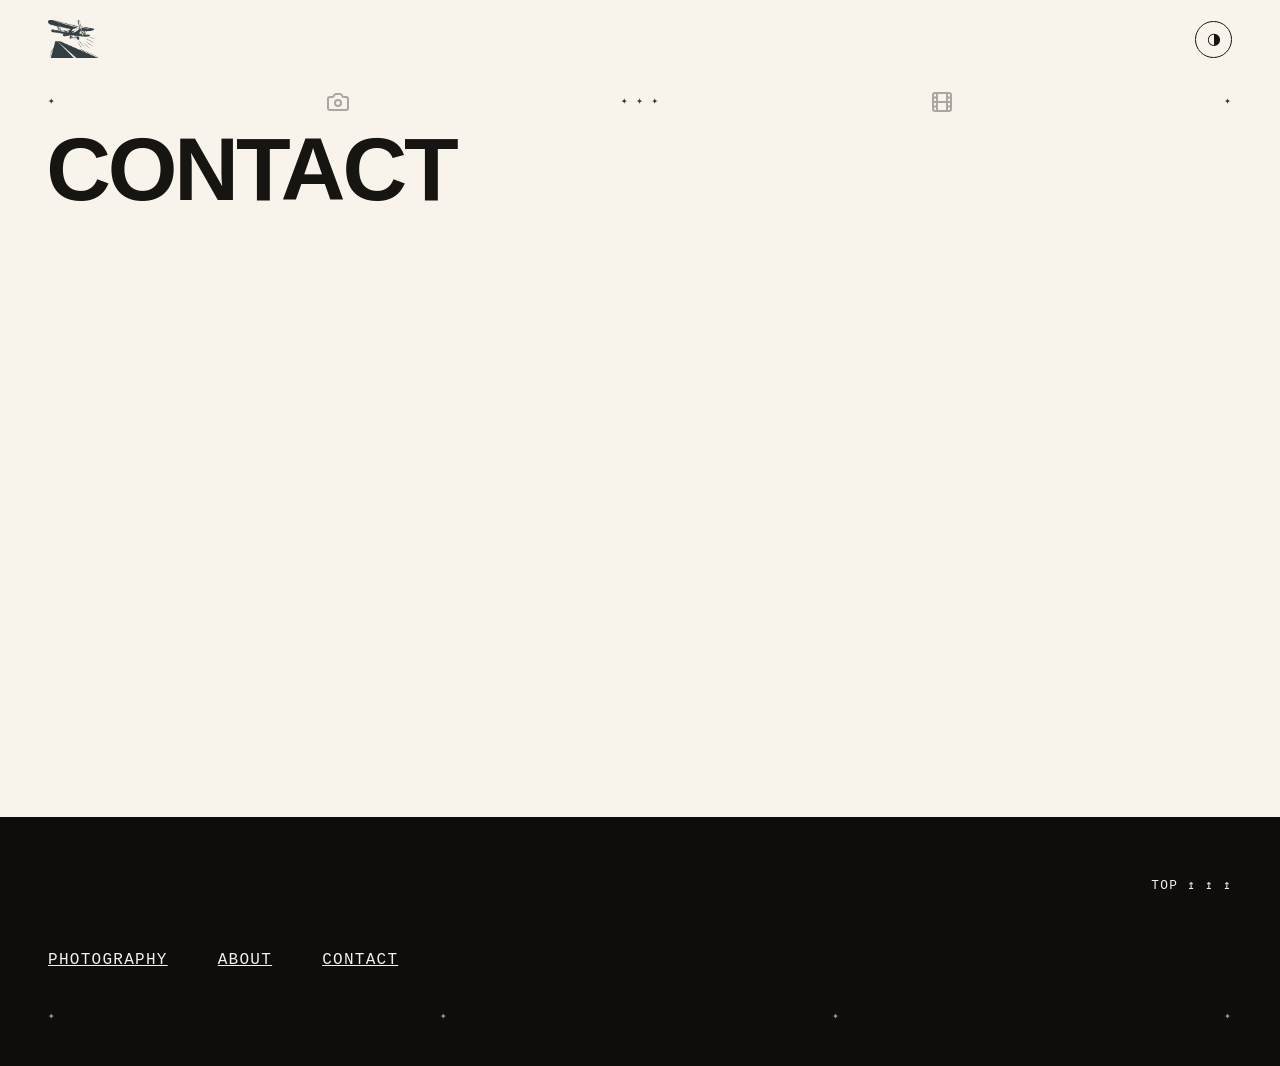
<file: contact.html>
<!DOCTYPE html><html lang="en-gb"><head><meta charset="utf-8"><meta name="viewport" content="width=device-width,initial-scale=1"><title>contact - Landing Light</title><meta name="generator" content="Publii Open-Source CMS for Static Site"><link rel="canonical" href="https://landinglight.github.io/contact.html"><link rel="alternate" type="application/atom+xml" href="https://landinglight.github.io/feed.xml" title="Landing Light - RSS"><link rel="alternate" type="application/json" href="https://landinglight.github.io/feed.json" title="Landing Light - JSON"><meta property="og:title" content="contact"><meta property="og:image" content="https://landinglight.github.io/media/website/Asset-18-Copy.png"><meta property="og:image:width" content="5000"><meta property="og:image:height" content="3670"><meta property="og:site_name" content="Landing Light"><meta property="og:description" content=""><meta property="og:url" content="https://landinglight.github.io/contact.html"><meta property="og:type" content="article"><link rel="shortcut icon" href="https://landinglight.github.io/media/website/Asset-18-Copy-2.png" type="image/x-icon"><script>(function () {
            var scheme = null;
            try { scheme = localStorage.getItem('brut-color-scheme'); } catch (e) {}
            document.documentElement.setAttribute('data-scheme', scheme || 'light');
        })();</script><link rel="stylesheet" href="https://landinglight.github.io/assets/css/style.css?v&#x3D;e41a65d9b573f85cc253d0beabbb0af3"><style>:root {
            --bg: #f9f4eb;
            --ink: #171512;
            --accent: #f2e338;
            --pastel-1: #dcd6f7;
            --pastel-2: #f8d1ee;
            --pastel-3: #f7dfa8;
            --fs-min: 1rem;
            --fs-max: 1.125rem;
            --title-case: uppercase;
        }

        :root[data-scheme="dark"] {
            --bg: #C2C4C6;
            --ink: #000000;
        }

        @media (prefers-color-scheme: dark) {
            :root[data-scheme="auto"] {
                --bg: #C2C4C6;
                --ink: #000000;
            }
        }</style><script type="application/ld+json">{"@context":"http://schema.org","@type":"Article","mainEntityOfPage":{"@type":"WebPage","@id":"https://landinglight.github.io/contact.html"},"headline":"contact","datePublished":"2026-10-17T03:27-07:00","dateModified":"2026-10-17T04:05-07:00","image":{"@type":"ImageObject","url":"https://landinglight.github.io/media/website/Asset-18-Copy.png","height":3670,"width":5000},"description":"","author":{"@type":"Person","name":"Corbin","url":"https://landinglight.github.io/authors/corbin/"},"publisher":{"@type":"Organization","name":"Corbin","logo":{"@type":"ImageObject","url":"https://landinglight.github.io/media/website/Asset-18-Copy.png","height":3670,"width":5000}}}</script><style>.li{fill:none;stroke-linecap:round;stroke-linejoin:round;vertical-align:middle}</style></head><body class="is-page"><header class="topbar"><a class="brand" href="https://landinglight.github.io/"><img src="https://landinglight.github.io/media/website/Asset-18-Copy.png" alt="Landing Light" class="brand__logo" width="5000" height="3670"></a><div class="topbar__actions"><button class="topbar__scheme js-scheme-toggle" aria-label="Switch between light and dark mode"><span aria-hidden="true">&#9681;</span></button>  </div><nav class="nav js-nav" id="site-nav"><ul class="nav__menu"></ul></nav></header><main class="main" id="top"><article class="post"><header class="post__header"><div class="sparkles" aria-hidden="true"><span>&#10022;</span><span class="sparkles__code"><svg xmlns="http://www.w3.org/2000/svg" width="24" height="24" viewBox="0 0 24 24" fill="none" stroke="currentColor" stroke-width="2" stroke-linecap="round" stroke-linejoin="round" class="lucide lucide-camera preview-icon"><path d="M13.997 4a2 2 0 0 1 1.76 1.05l.486.9A2 2 0 0 0 18.003 7H20a2 2 0 0 1 2 2v9a2 2 0 0 1-2 2H4a2 2 0 0 1-2-2V9a2 2 0 0 1 2-2h1.997a2 2 0 0 0 1.759-1.048l.489-.904A2 2 0 0 1 10.004 4z"/><circle cx="12" cy="13" r="3"/></svg></span><span>&#10022;&nbsp;&#10022;&nbsp;&#10022;</span><span class="sparkles__code"><svg xmlns="http://www.w3.org/2000/svg" width="24" height="24" viewBox="0 0 24 24" fill="none" stroke="currentColor" stroke-width="2" stroke-linecap="round" stroke-linejoin="round" class="lucide lucide-film preview-icon"><rect width="18" height="18" x="3" y="3" rx="2"/><path d="M7 3v18"/><path d="M3 7.5h4"/><path d="M3 12h18"/><path d="M3 16.5h4"/><path d="M17 3v18"/><path d="M17 7.5h4"/><path d="M17 16.5h4"/></svg></span><span>&#10022;</span></div><h1 class="post__title">contact</h1></header><div class="entry post__entry"><div><div class="post__iframe"><iframe data-tally-src="https://tally.so/embed/LD1k5J?alignLeft=1&hideTitle=1&transparentBackground=1&dynamicHeight=1" loading="lazy" width="100%" height="393" frameborder="0" marginheight="0" marginwidth="0" title="Contact Form Template"></iframe></div><script>var d=document,w="https://tally.so/widgets/embed.js",v=function(){"undefined"!=typeof Tally?Tally.loadEmbeds():d.querySelectorAll("iframe[data-tally-src]:not([src])").forEach((function(e){e.src=e.dataset.tallySrc}))};if("undefined"!=typeof Tally)v();else if(d.querySelector('script[src="'+w+'"]')==null){var s=d.createElement("script");s.src=w,s.onload=v,s.onerror=v,d.body.appendChild(s);}</script></div></div></article></main><footer class="footer"><div class="footer__grid"><nav class="footer__links"></nav><a href="#top" class="footer__top js-back-to-top">Top <span aria-hidden="true">&#8613;&nbsp;&#8613;&nbsp;&#8613;</span></a></div><div class="footer__bar"><div class="footer__copyright"><div style="font-size: 16px; line-height: 1; display: flex; gap: 50px;"><a href="photography">photography</a> <a href="about">about</a> <a href="contact">contact</a></div></div></div><div class="sparkles sparkles--footer" aria-hidden="true"><span>&#10022;</span><span>&#10022;</span><span>&#10022;</span><span>&#10022;</span></div></footer><script defer="defer" src="https://landinglight.github.io/assets/js/scripts.js?v&#x3D;b94d5ba803eae40507065d64d386b722"></script></body></html>
</file>
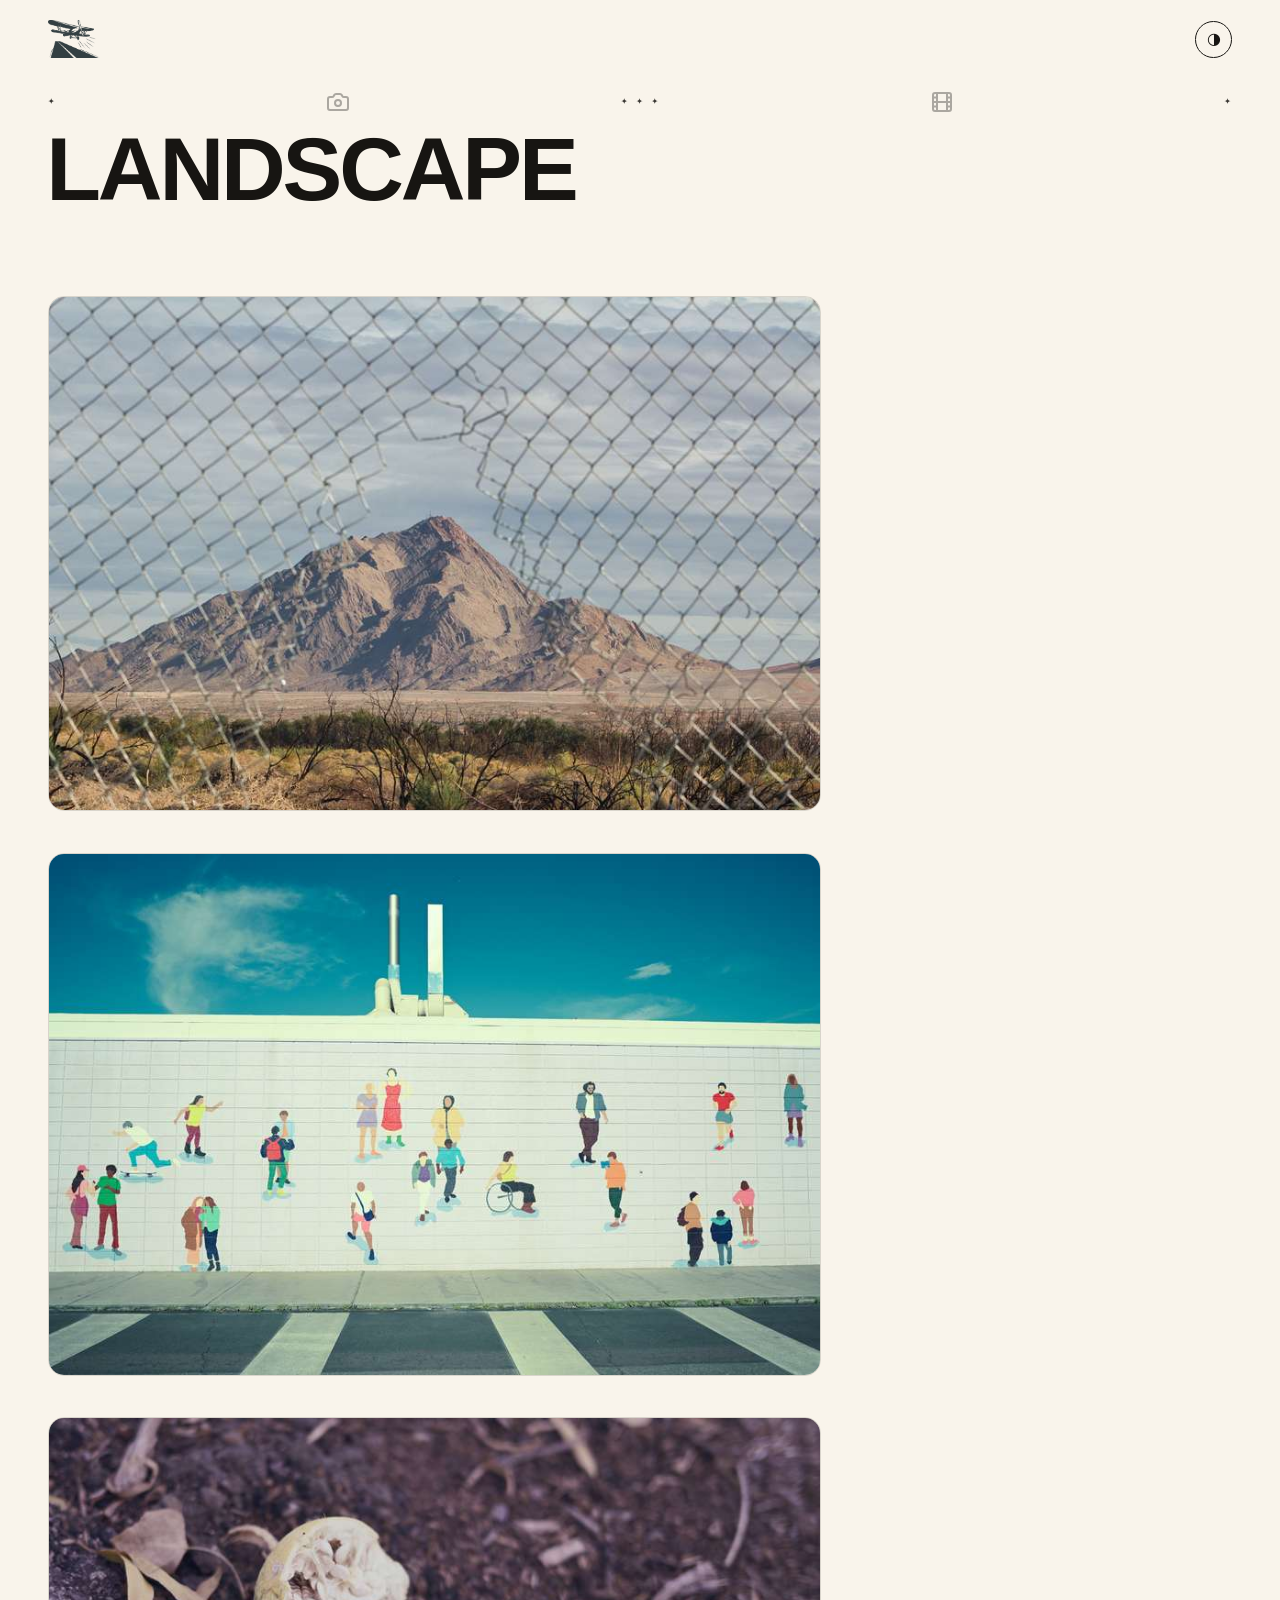
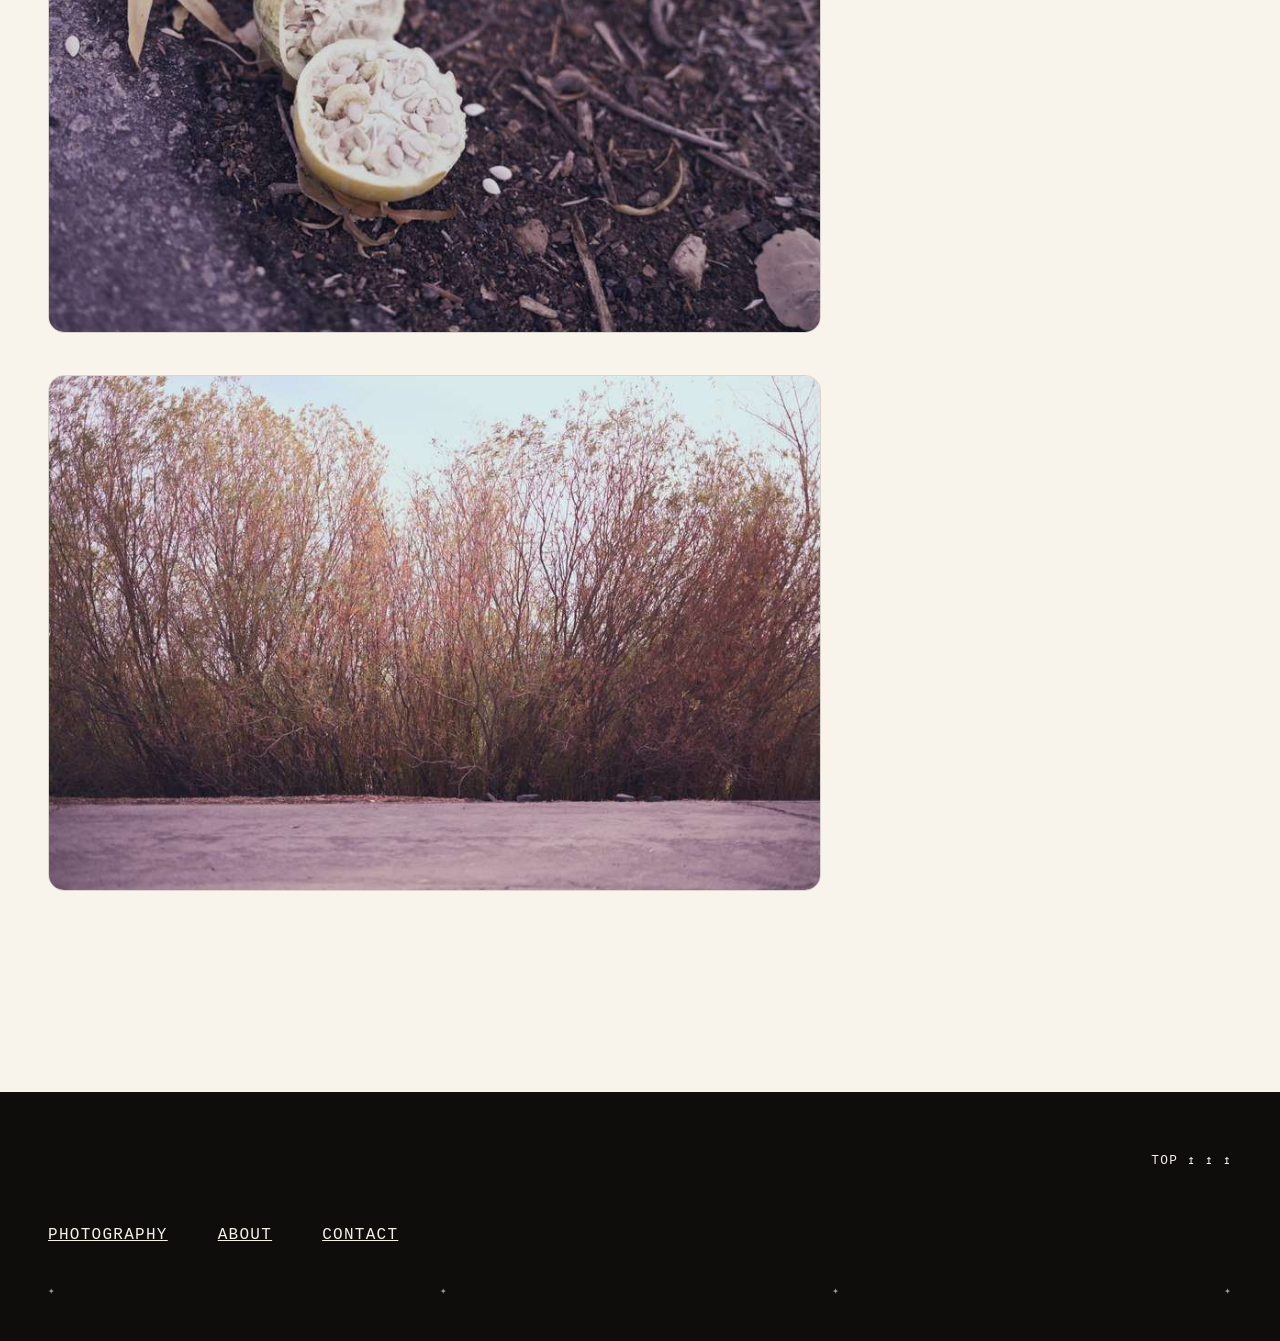
<file: landscape.html>
<!DOCTYPE html><html lang="en-gb"><head><meta charset="utf-8"><meta name="viewport" content="width=device-width,initial-scale=1"><title>landscape - Landing Light</title><meta name="generator" content="Publii Open-Source CMS for Static Site"><link rel="canonical" href="https://landinglight.github.io/landscape.html"><link rel="alternate" type="application/atom+xml" href="https://landinglight.github.io/feed.xml" title="Landing Light - RSS"><link rel="alternate" type="application/json" href="https://landinglight.github.io/feed.json" title="Landing Light - JSON"><meta property="og:title" content="landscape"><meta property="og:image" content="https://landinglight.github.io/media/website/Asset-18-Copy.png"><meta property="og:image:width" content="5000"><meta property="og:image:height" content="3670"><meta property="og:site_name" content="Landing Light"><meta property="og:description" content=""><meta property="og:url" content="https://landinglight.github.io/landscape.html"><meta property="og:type" content="article"><link rel="shortcut icon" href="https://landinglight.github.io/media/website/Asset-18-Copy-2.png" type="image/x-icon"><script>(function () {
            var scheme = null;
            try { scheme = localStorage.getItem('brut-color-scheme'); } catch (e) {}
            document.documentElement.setAttribute('data-scheme', scheme || 'light');
        })();</script><link rel="stylesheet" href="https://landinglight.github.io/assets/css/style.css?v&#x3D;e41a65d9b573f85cc253d0beabbb0af3"><style>:root {
            --bg: #f9f4eb;
            --ink: #171512;
            --accent: #f2e338;
            --pastel-1: #dcd6f7;
            --pastel-2: #f8d1ee;
            --pastel-3: #f7dfa8;
            --fs-min: 1rem;
            --fs-max: 1.125rem;
            --title-case: uppercase;
        }

        :root[data-scheme="dark"] {
            --bg: #C2C4C6;
            --ink: #000000;
        }

        @media (prefers-color-scheme: dark) {
            :root[data-scheme="auto"] {
                --bg: #C2C4C6;
                --ink: #000000;
            }
        }</style><script type="application/ld+json">{"@context":"http://schema.org","@type":"Article","mainEntityOfPage":{"@type":"WebPage","@id":"https://landinglight.github.io/landscape.html"},"headline":"landscape","datePublished":"2026-10-17T02:48-07:00","dateModified":"2026-10-18T14:55-07:00","image":{"@type":"ImageObject","url":"https://landinglight.github.io/media/website/Asset-18-Copy.png","height":3670,"width":5000},"description":"","author":{"@type":"Person","name":"Corbin","url":"https://landinglight.github.io/authors/corbin/"},"publisher":{"@type":"Organization","name":"Corbin","logo":{"@type":"ImageObject","url":"https://landinglight.github.io/media/website/Asset-18-Copy.png","height":3670,"width":5000}}}</script><style>.li{fill:none;stroke-linecap:round;stroke-linejoin:round;vertical-align:middle}</style></head><body class="is-page"><header class="topbar"><a class="brand" href="https://landinglight.github.io/"><img src="https://landinglight.github.io/media/website/Asset-18-Copy.png" alt="Landing Light" class="brand__logo" width="5000" height="3670"></a><div class="topbar__actions"><button class="topbar__scheme js-scheme-toggle" aria-label="Switch between light and dark mode"><span aria-hidden="true">&#9681;</span></button>  </div><nav class="nav js-nav" id="site-nav"><ul class="nav__menu"></ul></nav></header><main class="main" id="top"><article class="post"><header class="post__header"><div class="sparkles" aria-hidden="true"><span>&#10022;</span><span class="sparkles__code"><svg xmlns="http://www.w3.org/2000/svg" width="24" height="24" viewBox="0 0 24 24" fill="none" stroke="currentColor" stroke-width="2" stroke-linecap="round" stroke-linejoin="round" class="lucide lucide-camera preview-icon"><path d="M13.997 4a2 2 0 0 1 1.76 1.05l.486.9A2 2 0 0 0 18.003 7H20a2 2 0 0 1 2 2v9a2 2 0 0 1-2 2H4a2 2 0 0 1-2-2V9a2 2 0 0 1 2-2h1.997a2 2 0 0 0 1.759-1.048l.489-.904A2 2 0 0 1 10.004 4z"/><circle cx="12" cy="13" r="3"/></svg></span><span>&#10022;&nbsp;&#10022;&nbsp;&#10022;</span><span class="sparkles__code"><svg xmlns="http://www.w3.org/2000/svg" width="24" height="24" viewBox="0 0 24 24" fill="none" stroke="currentColor" stroke-width="2" stroke-linecap="round" stroke-linejoin="round" class="lucide lucide-film preview-icon"><rect width="18" height="18" x="3" y="3" rx="2"/><path d="M7 3v18"/><path d="M3 7.5h4"/><path d="M3 12h18"/><path d="M3 16.5h4"/><path d="M17 3v18"/><path d="M17 7.5h4"/><path d="M17 16.5h4"/></svg></span><span>&#10022;</span></div><h1 class="post__title">landscape</h1></header><div class="entry post__entry"><figure class="post__image post__image--center"><img loading="lazy" src="https://landinglight.github.io/media/posts/11/MG_8350.jpg" height="2818" width="4227" alt="" sizes="(max-width: 56em) 100vw, 840px" srcset="https://landinglight.github.io/media/posts/11/responsive/MG_8350-xs.jpg 480w, https://landinglight.github.io/media/posts/11/responsive/MG_8350-sm.jpg 840w, https://landinglight.github.io/media/posts/11/responsive/MG_8350-md.jpg 1280w"></figure><figure class="post__image post__image--center"><img loading="lazy" src="https://landinglight.github.io/media/posts/11/NZF2320.JPG" height="3135" width="4639" alt="" sizes="(max-width: 56em) 100vw, 840px" srcset="https://landinglight.github.io/media/posts/11/responsive/NZF2320-xs.JPG 480w, https://landinglight.github.io/media/posts/11/responsive/NZF2320-sm.JPG 840w, https://landinglight.github.io/media/posts/11/responsive/NZF2320-md.JPG 1280w"></figure><figure class="post__image post__image--center"><img loading="lazy" src="https://landinglight.github.io/media/posts/11/NZF0105.JPG" height="3330" width="4994" alt="" sizes="(max-width: 56em) 100vw, 840px" srcset="https://landinglight.github.io/media/posts/11/responsive/NZF0105-xs.JPG 480w, https://landinglight.github.io/media/posts/11/responsive/NZF0105-sm.JPG 840w, https://landinglight.github.io/media/posts/11/responsive/NZF0105-md.JPG 1280w"></figure><figure class="post__image post__image--center"><img loading="lazy" src="https://landinglight.github.io/media/posts/11/NZF0100.JPG" height="4032" width="6048" alt="" sizes="(max-width: 56em) 100vw, 840px" srcset="https://landinglight.github.io/media/posts/11/responsive/NZF0100-xs.JPG 480w, https://landinglight.github.io/media/posts/11/responsive/NZF0100-sm.JPG 840w, https://landinglight.github.io/media/posts/11/responsive/NZF0100-md.JPG 1280w"></figure></div></article></main><footer class="footer"><div class="footer__grid"><nav class="footer__links"></nav><a href="#top" class="footer__top js-back-to-top">Top <span aria-hidden="true">&#8613;&nbsp;&#8613;&nbsp;&#8613;</span></a></div><div class="footer__bar"><div class="footer__copyright"><div style="font-size: 16px; line-height: 1; display: flex; gap: 50px;"><a href="photography">photography</a> <a href="about">about</a> <a href="contact">contact</a></div></div></div><div class="sparkles sparkles--footer" aria-hidden="true"><span>&#10022;</span><span>&#10022;</span><span>&#10022;</span><span>&#10022;</span></div></footer><script defer="defer" src="https://landinglight.github.io/assets/js/scripts.js?v&#x3D;b94d5ba803eae40507065d64d386b722"></script></body></html>
</file>
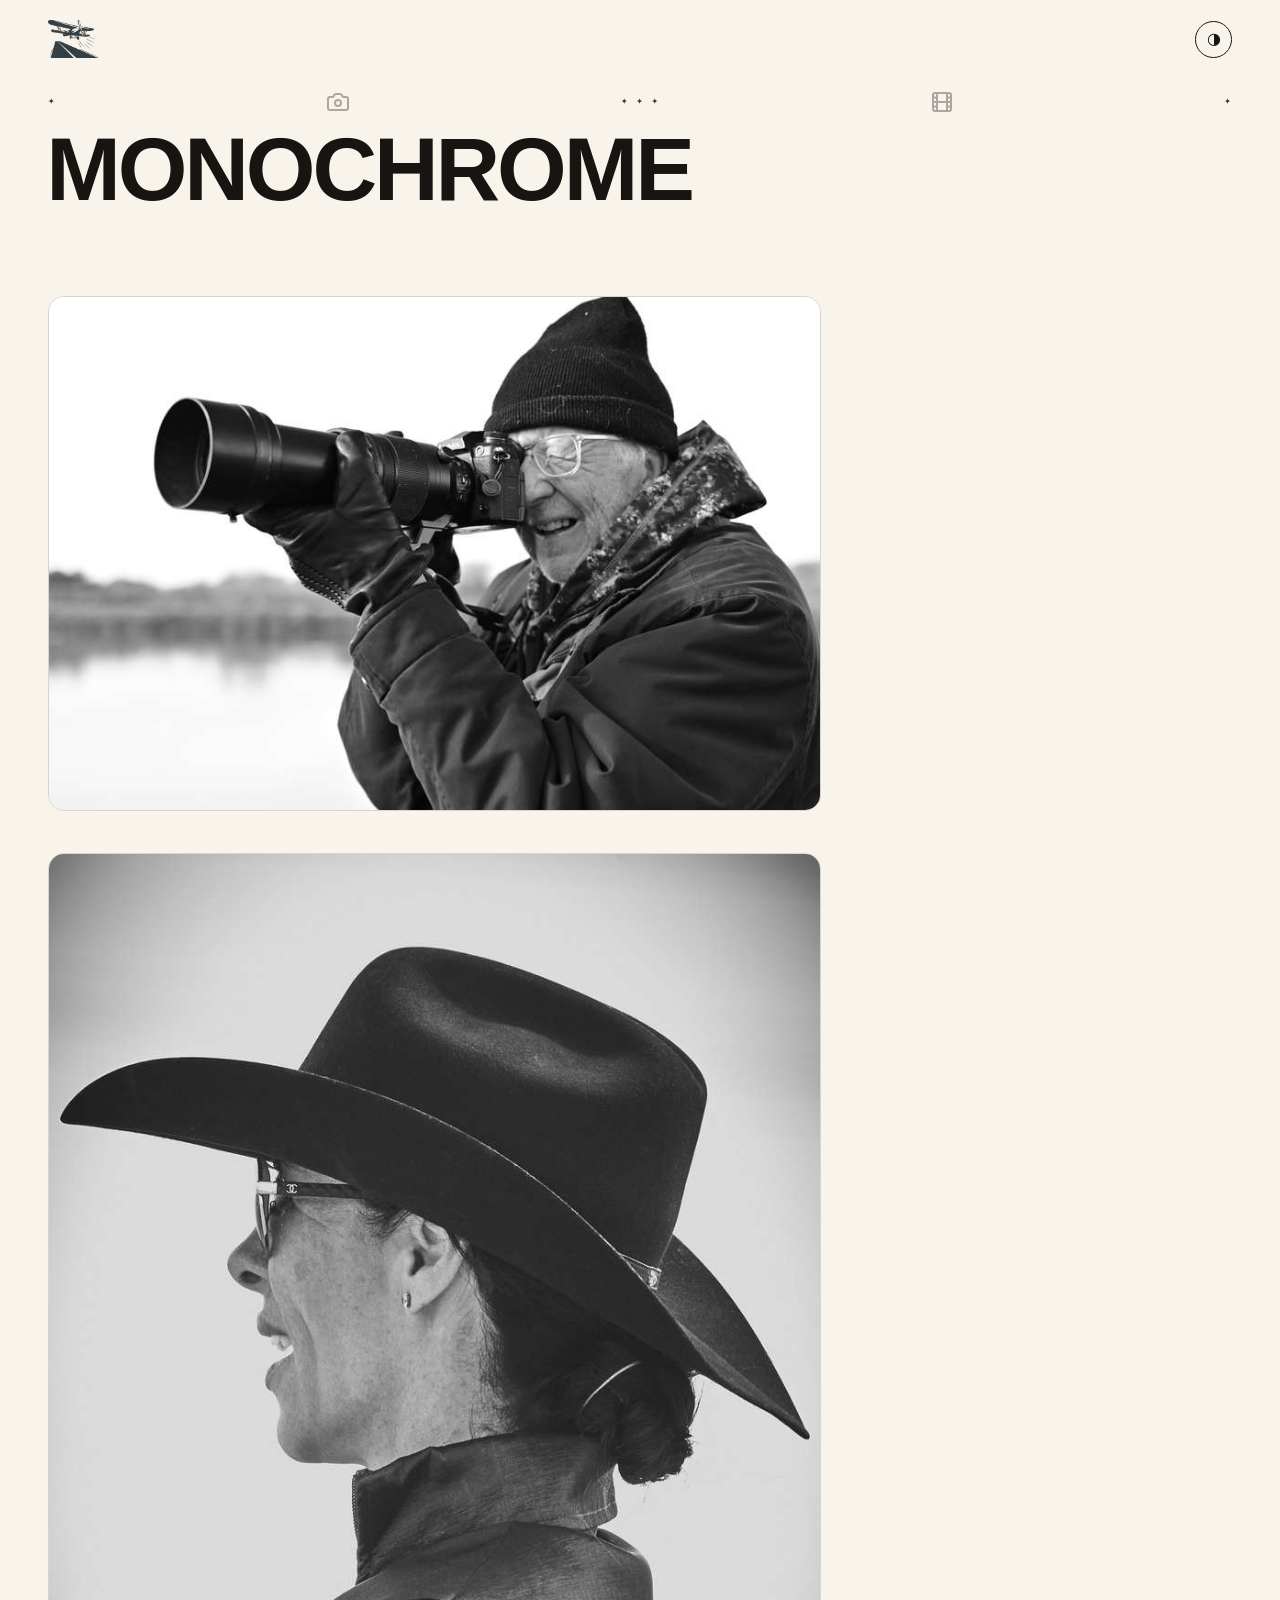
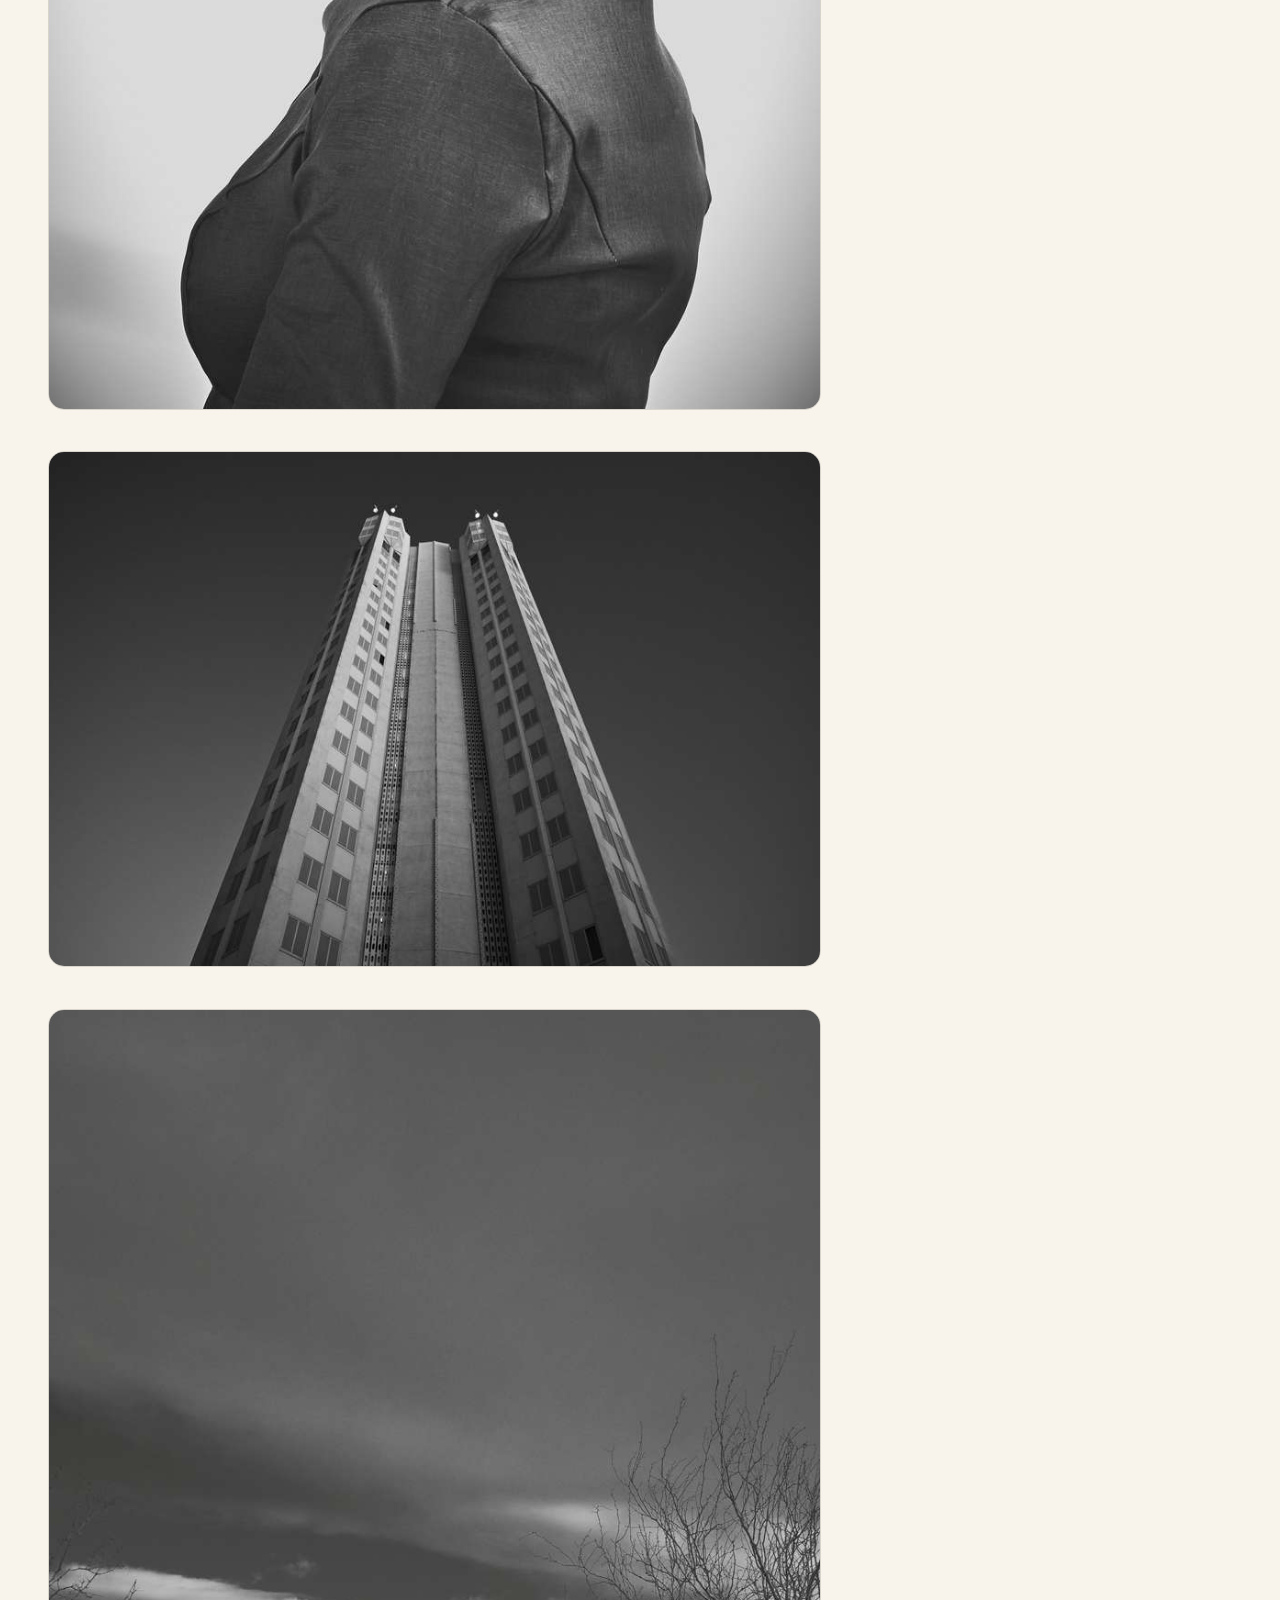
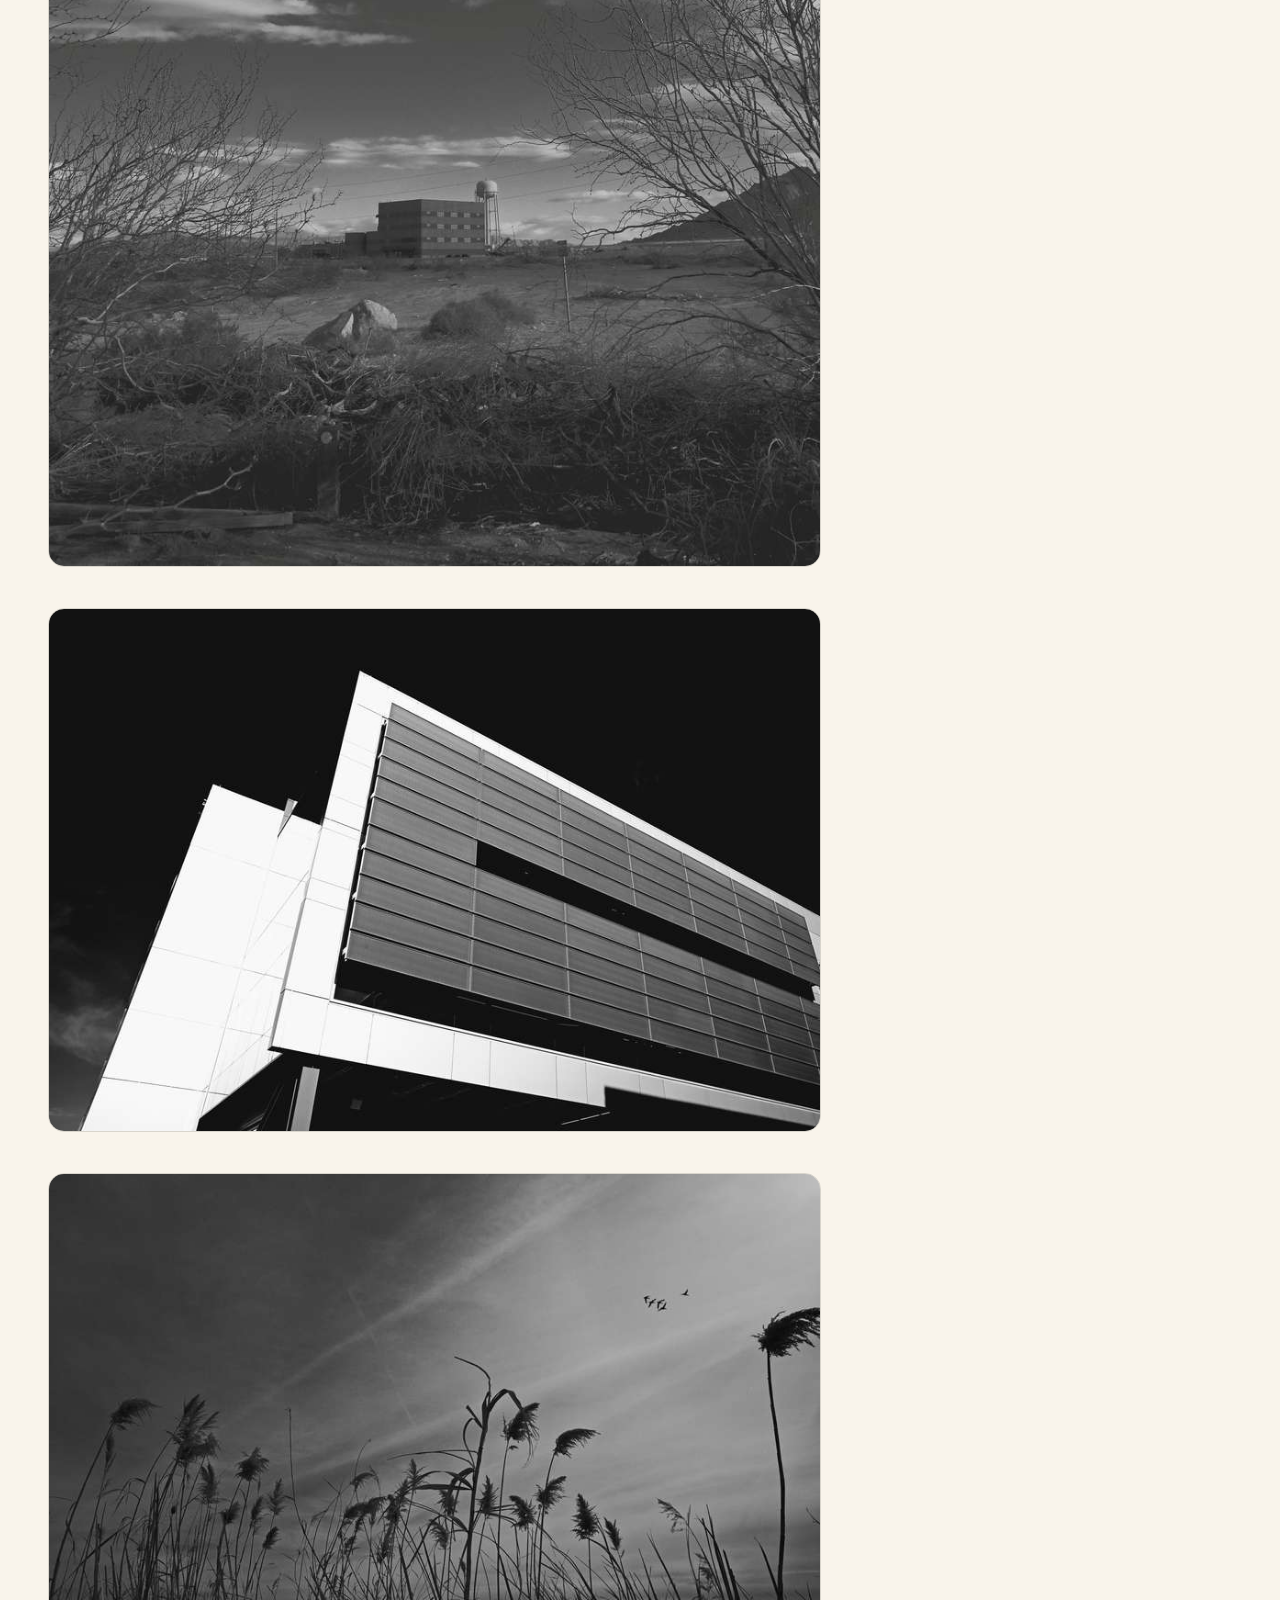
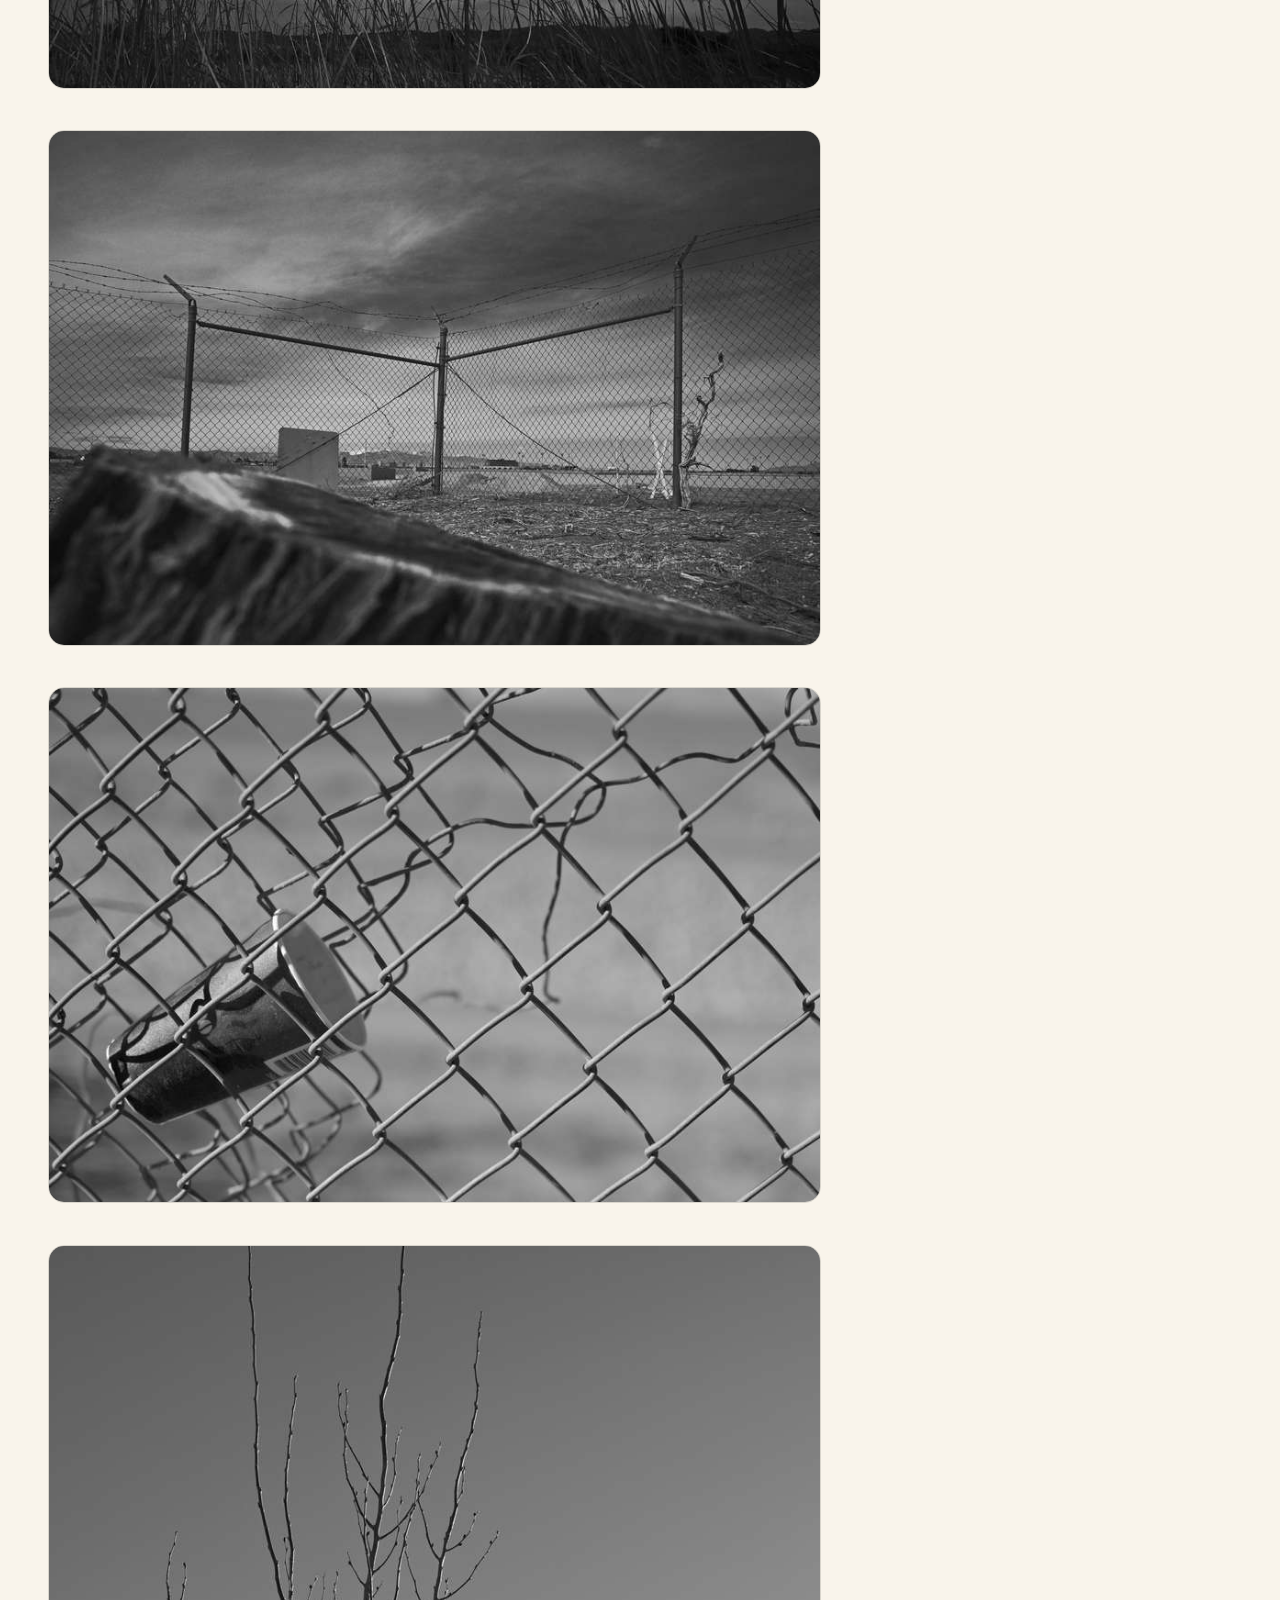
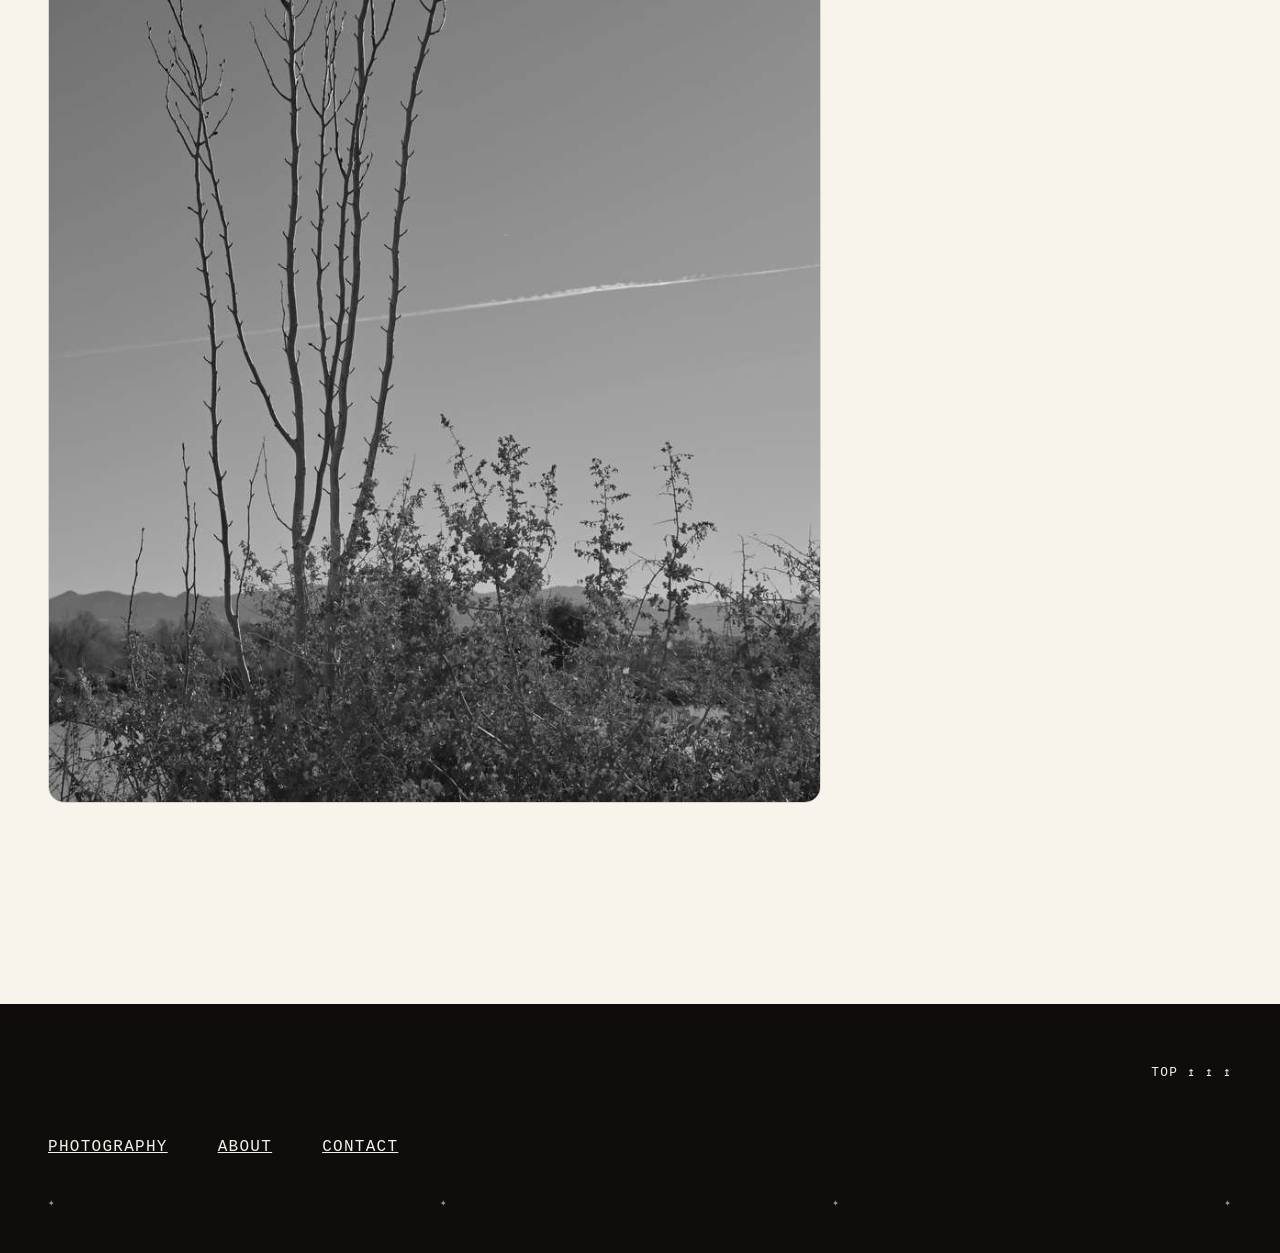
<file: monochrome.html>
<!DOCTYPE html><html lang="en-gb"><head><meta charset="utf-8"><meta name="viewport" content="width=device-width,initial-scale=1"><title>monochrome - Landing Light</title><meta name="generator" content="Publii Open-Source CMS for Static Site"><link rel="canonical" href="https://landinglight.github.io/monochrome.html"><link rel="alternate" type="application/atom+xml" href="https://landinglight.github.io/feed.xml" title="Landing Light - RSS"><link rel="alternate" type="application/json" href="https://landinglight.github.io/feed.json" title="Landing Light - JSON"><meta property="og:title" content="monochrome"><meta property="og:image" content="https://landinglight.github.io/media/website/Asset-18-Copy.png"><meta property="og:image:width" content="5000"><meta property="og:image:height" content="3670"><meta property="og:site_name" content="Landing Light"><meta property="og:description" content=""><meta property="og:url" content="https://landinglight.github.io/monochrome.html"><meta property="og:type" content="article"><link rel="shortcut icon" href="https://landinglight.github.io/media/website/Asset-18-Copy-2.png" type="image/x-icon"><script>(function () {
            var scheme = null;
            try { scheme = localStorage.getItem('brut-color-scheme'); } catch (e) {}
            document.documentElement.setAttribute('data-scheme', scheme || 'light');
        })();</script><link rel="stylesheet" href="https://landinglight.github.io/assets/css/style.css?v&#x3D;e41a65d9b573f85cc253d0beabbb0af3"><style>:root {
            --bg: #f9f4eb;
            --ink: #171512;
            --accent: #f2e338;
            --pastel-1: #dcd6f7;
            --pastel-2: #f8d1ee;
            --pastel-3: #f7dfa8;
            --fs-min: 1rem;
            --fs-max: 1.125rem;
            --title-case: uppercase;
        }

        :root[data-scheme="dark"] {
            --bg: #C2C4C6;
            --ink: #000000;
        }

        @media (prefers-color-scheme: dark) {
            :root[data-scheme="auto"] {
                --bg: #C2C4C6;
                --ink: #000000;
            }
        }</style><script type="application/ld+json">{"@context":"http://schema.org","@type":"Article","mainEntityOfPage":{"@type":"WebPage","@id":"https://landinglight.github.io/monochrome.html"},"headline":"monochrome","datePublished":"2026-10-17T02:48-07:00","dateModified":"2026-10-18T14:58-07:00","image":{"@type":"ImageObject","url":"https://landinglight.github.io/media/website/Asset-18-Copy.png","height":3670,"width":5000},"description":"","author":{"@type":"Person","name":"Corbin","url":"https://landinglight.github.io/authors/corbin/"},"publisher":{"@type":"Organization","name":"Corbin","logo":{"@type":"ImageObject","url":"https://landinglight.github.io/media/website/Asset-18-Copy.png","height":3670,"width":5000}}}</script><style>.li{fill:none;stroke-linecap:round;stroke-linejoin:round;vertical-align:middle}</style></head><body class="is-page"><header class="topbar"><a class="brand" href="https://landinglight.github.io/"><img src="https://landinglight.github.io/media/website/Asset-18-Copy.png" alt="Landing Light" class="brand__logo" width="5000" height="3670"></a><div class="topbar__actions"><button class="topbar__scheme js-scheme-toggle" aria-label="Switch between light and dark mode"><span aria-hidden="true">&#9681;</span></button>  </div><nav class="nav js-nav" id="site-nav"><ul class="nav__menu"></ul></nav></header><main class="main" id="top"><article class="post"><header class="post__header"><div class="sparkles" aria-hidden="true"><span>&#10022;</span><span class="sparkles__code"><svg xmlns="http://www.w3.org/2000/svg" width="24" height="24" viewBox="0 0 24 24" fill="none" stroke="currentColor" stroke-width="2" stroke-linecap="round" stroke-linejoin="round" class="lucide lucide-camera preview-icon"><path d="M13.997 4a2 2 0 0 1 1.76 1.05l.486.9A2 2 0 0 0 18.003 7H20a2 2 0 0 1 2 2v9a2 2 0 0 1-2 2H4a2 2 0 0 1-2-2V9a2 2 0 0 1 2-2h1.997a2 2 0 0 0 1.759-1.048l.489-.904A2 2 0 0 1 10.004 4z"/><circle cx="12" cy="13" r="3"/></svg></span><span>&#10022;&nbsp;&#10022;&nbsp;&#10022;</span><span class="sparkles__code"><svg xmlns="http://www.w3.org/2000/svg" width="24" height="24" viewBox="0 0 24 24" fill="none" stroke="currentColor" stroke-width="2" stroke-linecap="round" stroke-linejoin="round" class="lucide lucide-film preview-icon"><rect width="18" height="18" x="3" y="3" rx="2"/><path d="M7 3v18"/><path d="M3 7.5h4"/><path d="M3 12h18"/><path d="M3 16.5h4"/><path d="M17 3v18"/><path d="M17 7.5h4"/><path d="M17 16.5h4"/></svg></span><span>&#10022;</span></div><h1 class="post__title">monochrome</h1></header><div class="entry post__entry"><figure class="post__image post__image--center"><img loading="lazy" src="https://landinglight.github.io/media/posts/10/NZF0135.JPG" height="3024" width="4535" alt="" sizes="(max-width: 56em) 100vw, 840px" srcset="https://landinglight.github.io/media/posts/10/responsive/NZF0135-xs.JPG 480w, https://landinglight.github.io/media/posts/10/responsive/NZF0135-sm.JPG 840w, https://landinglight.github.io/media/posts/10/responsive/NZF0135-md.JPG 1280w"></figure><figure class="post__image post__image--center"><img loading="lazy" src="https://landinglight.github.io/media/posts/10/NZ5_0160-2.jpg" height="3752" width="2504" alt="" sizes="(max-width: 56em) 100vw, 840px" srcset="https://landinglight.github.io/media/posts/10/responsive/NZ5_0160-2-xs.jpg 480w, https://landinglight.github.io/media/posts/10/responsive/NZ5_0160-2-sm.jpg 840w, https://landinglight.github.io/media/posts/10/responsive/NZ5_0160-2-md.jpg 1280w"></figure><figure class="post__image post__image--center"><img loading="lazy" src="https://landinglight.github.io/media/posts/10/NZF1374.jpg" height="3703" width="5555" alt="" sizes="(max-width: 56em) 100vw, 840px" srcset="https://landinglight.github.io/media/posts/10/responsive/NZF1374-xs.jpg 480w, https://landinglight.github.io/media/posts/10/responsive/NZF1374-sm.jpg 840w, https://landinglight.github.io/media/posts/10/responsive/NZF1374-md.jpg 1280w"></figure><figure class="post__image post__image--center"><img loading="lazy" src="https://landinglight.github.io/media/posts/10/NZF1752.jpg" height="4526" width="3017" alt="" sizes="(max-width: 56em) 100vw, 840px" srcset="https://landinglight.github.io/media/posts/10/responsive/NZF1752-xs.jpg 480w, https://landinglight.github.io/media/posts/10/responsive/NZF1752-sm.jpg 840w, https://landinglight.github.io/media/posts/10/responsive/NZF1752-md.jpg 1280w"></figure><figure class="post__image post__image--center"><img loading="lazy" src="https://landinglight.github.io/media/posts/10/NZF2275.JPG" height="3184" width="4712" alt="" sizes="(max-width: 56em) 100vw, 840px" srcset="https://landinglight.github.io/media/posts/10/responsive/NZF2275-xs.JPG 480w, https://landinglight.github.io/media/posts/10/responsive/NZF2275-sm.JPG 840w, https://landinglight.github.io/media/posts/10/responsive/NZF2275-md.JPG 1280w"></figure><figure class="post__image post__image--center"><img loading="lazy" src="https://landinglight.github.io/media/posts/10/NZF1173.JPG" height="3418" width="5127" alt="" sizes="(max-width: 56em) 100vw, 840px" srcset="https://landinglight.github.io/media/posts/10/responsive/NZF1173-xs.JPG 480w, https://landinglight.github.io/media/posts/10/responsive/NZF1173-sm.JPG 840w, https://landinglight.github.io/media/posts/10/responsive/NZF1173-md.JPG 1280w"></figure><figure class="post__image post__image--center"><img loading="lazy" src="https://landinglight.github.io/media/posts/10/NZF1232-2.JPG" height="3463" width="5195" alt="" sizes="(max-width: 56em) 100vw, 840px" srcset="https://landinglight.github.io/media/posts/10/responsive/NZF1232-2-xs.JPG 480w, https://landinglight.github.io/media/posts/10/responsive/NZF1232-2-sm.JPG 840w, https://landinglight.github.io/media/posts/10/responsive/NZF1232-2-md.JPG 1280w"></figure><figure class="post__image post__image--center"><img loading="lazy" src="https://landinglight.github.io/media/posts/10/NZF0365-2.JPG" height="2238" width="3356" alt="" sizes="(max-width: 56em) 100vw, 840px" srcset="https://landinglight.github.io/media/posts/10/responsive/NZF0365-2-xs.JPG 480w, https://landinglight.github.io/media/posts/10/responsive/NZF0365-2-sm.JPG 840w, https://landinglight.github.io/media/posts/10/responsive/NZF0365-2-md.JPG 1280w"></figure><figure class="post__image post__image--center"><img loading="lazy" src="https://landinglight.github.io/media/posts/10/NZF0303-2.JPG" height="5432" width="3621" alt="" sizes="(max-width: 56em) 100vw, 840px" srcset="https://landinglight.github.io/media/posts/10/responsive/NZF0303-2-xs.JPG 480w, https://landinglight.github.io/media/posts/10/responsive/NZF0303-2-sm.JPG 840w, https://landinglight.github.io/media/posts/10/responsive/NZF0303-2-md.JPG 1280w"></figure></div></article></main><footer class="footer"><div class="footer__grid"><nav class="footer__links"></nav><a href="#top" class="footer__top js-back-to-top">Top <span aria-hidden="true">&#8613;&nbsp;&#8613;&nbsp;&#8613;</span></a></div><div class="footer__bar"><div class="footer__copyright"><div style="font-size: 16px; line-height: 1; display: flex; gap: 50px;"><a href="photography">photography</a> <a href="about">about</a> <a href="contact">contact</a></div></div></div><div class="sparkles sparkles--footer" aria-hidden="true"><span>&#10022;</span><span>&#10022;</span><span>&#10022;</span><span>&#10022;</span></div></footer><script defer="defer" src="https://landinglight.github.io/assets/js/scripts.js?v&#x3D;b94d5ba803eae40507065d64d386b722"></script></body></html>
</file>
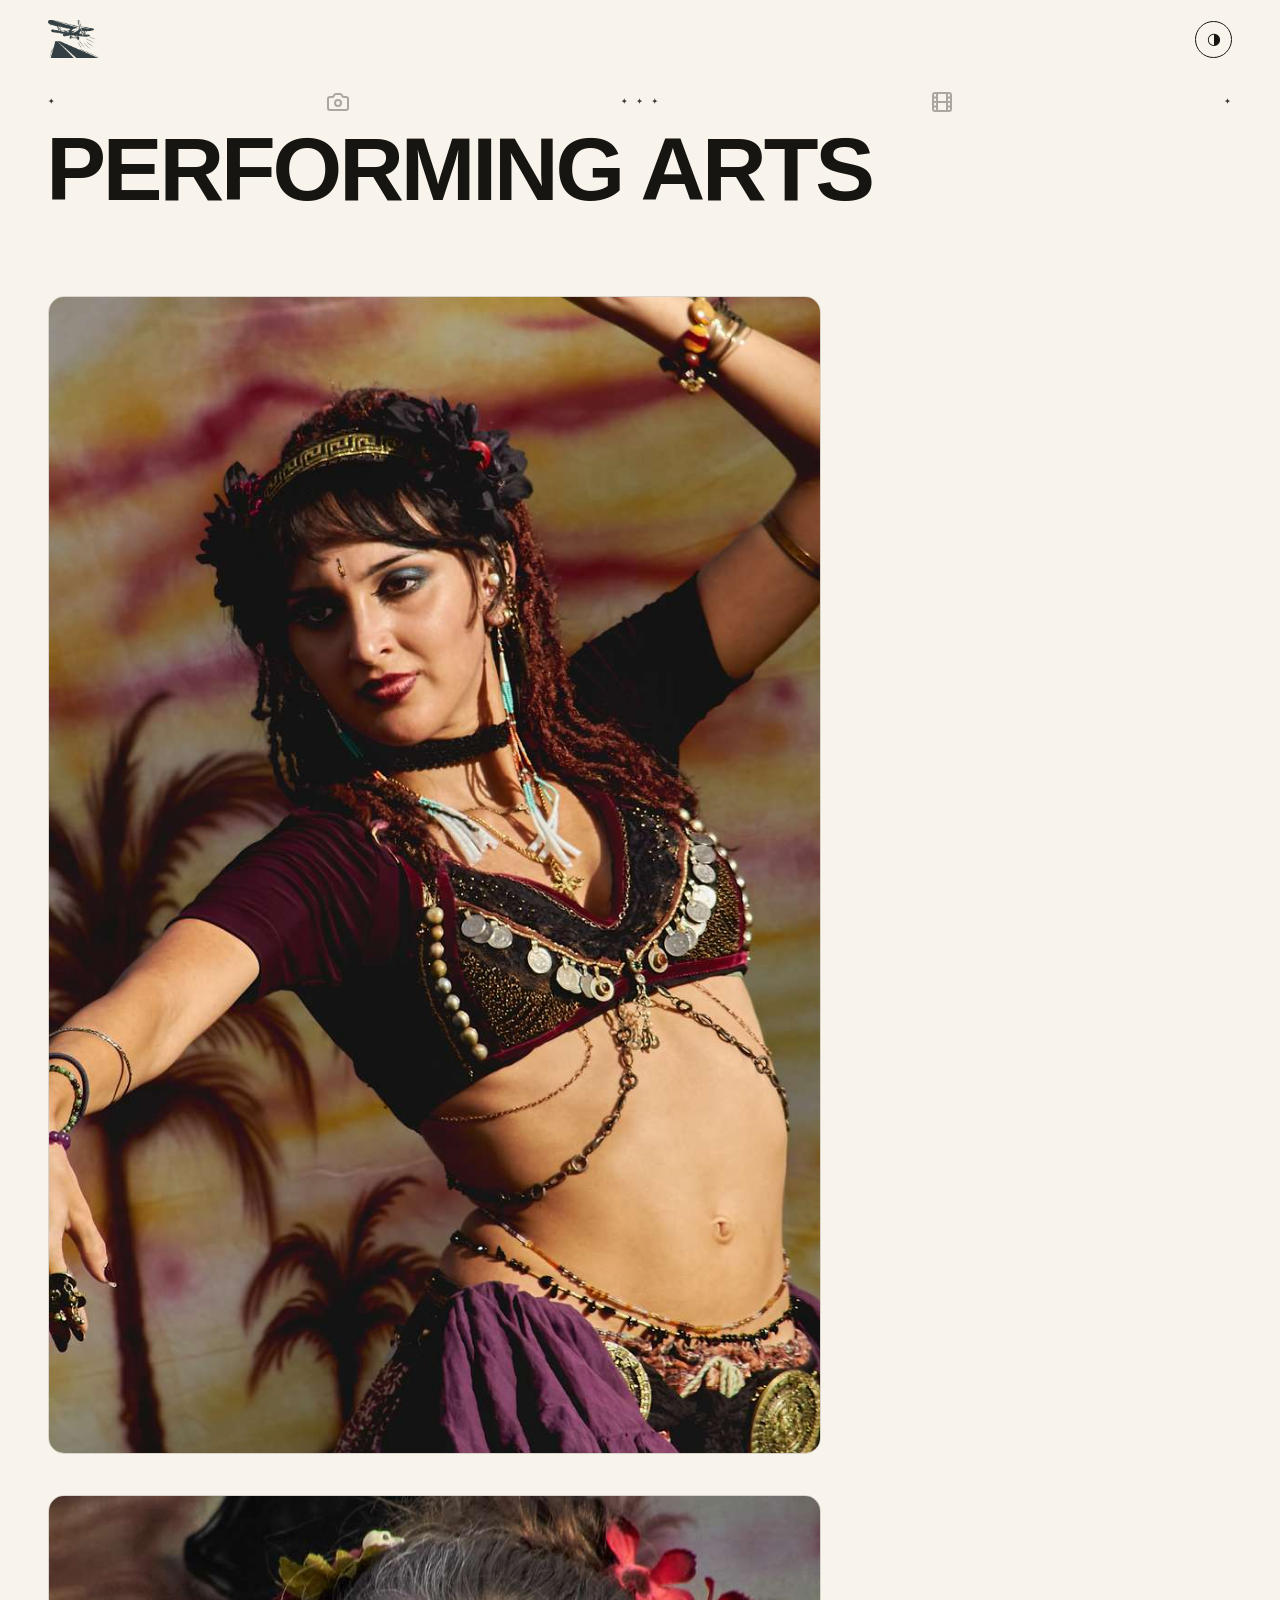
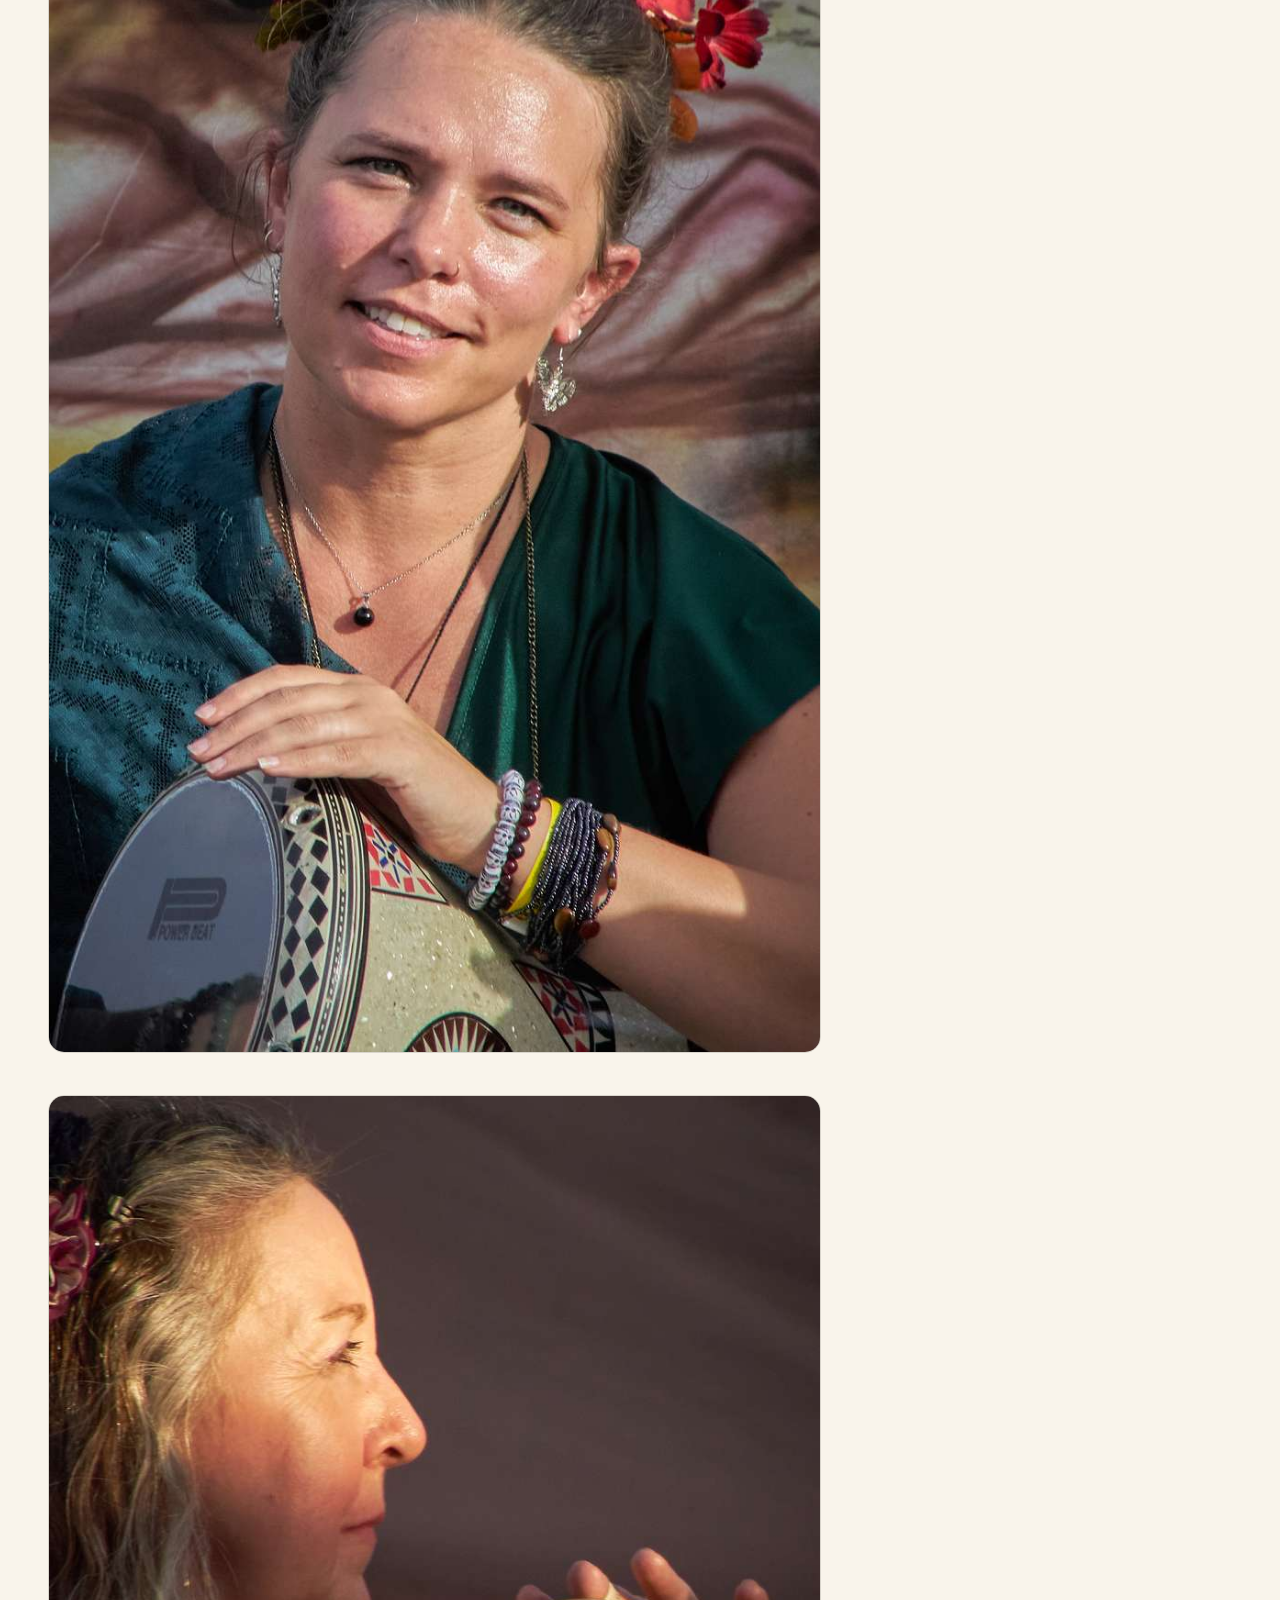
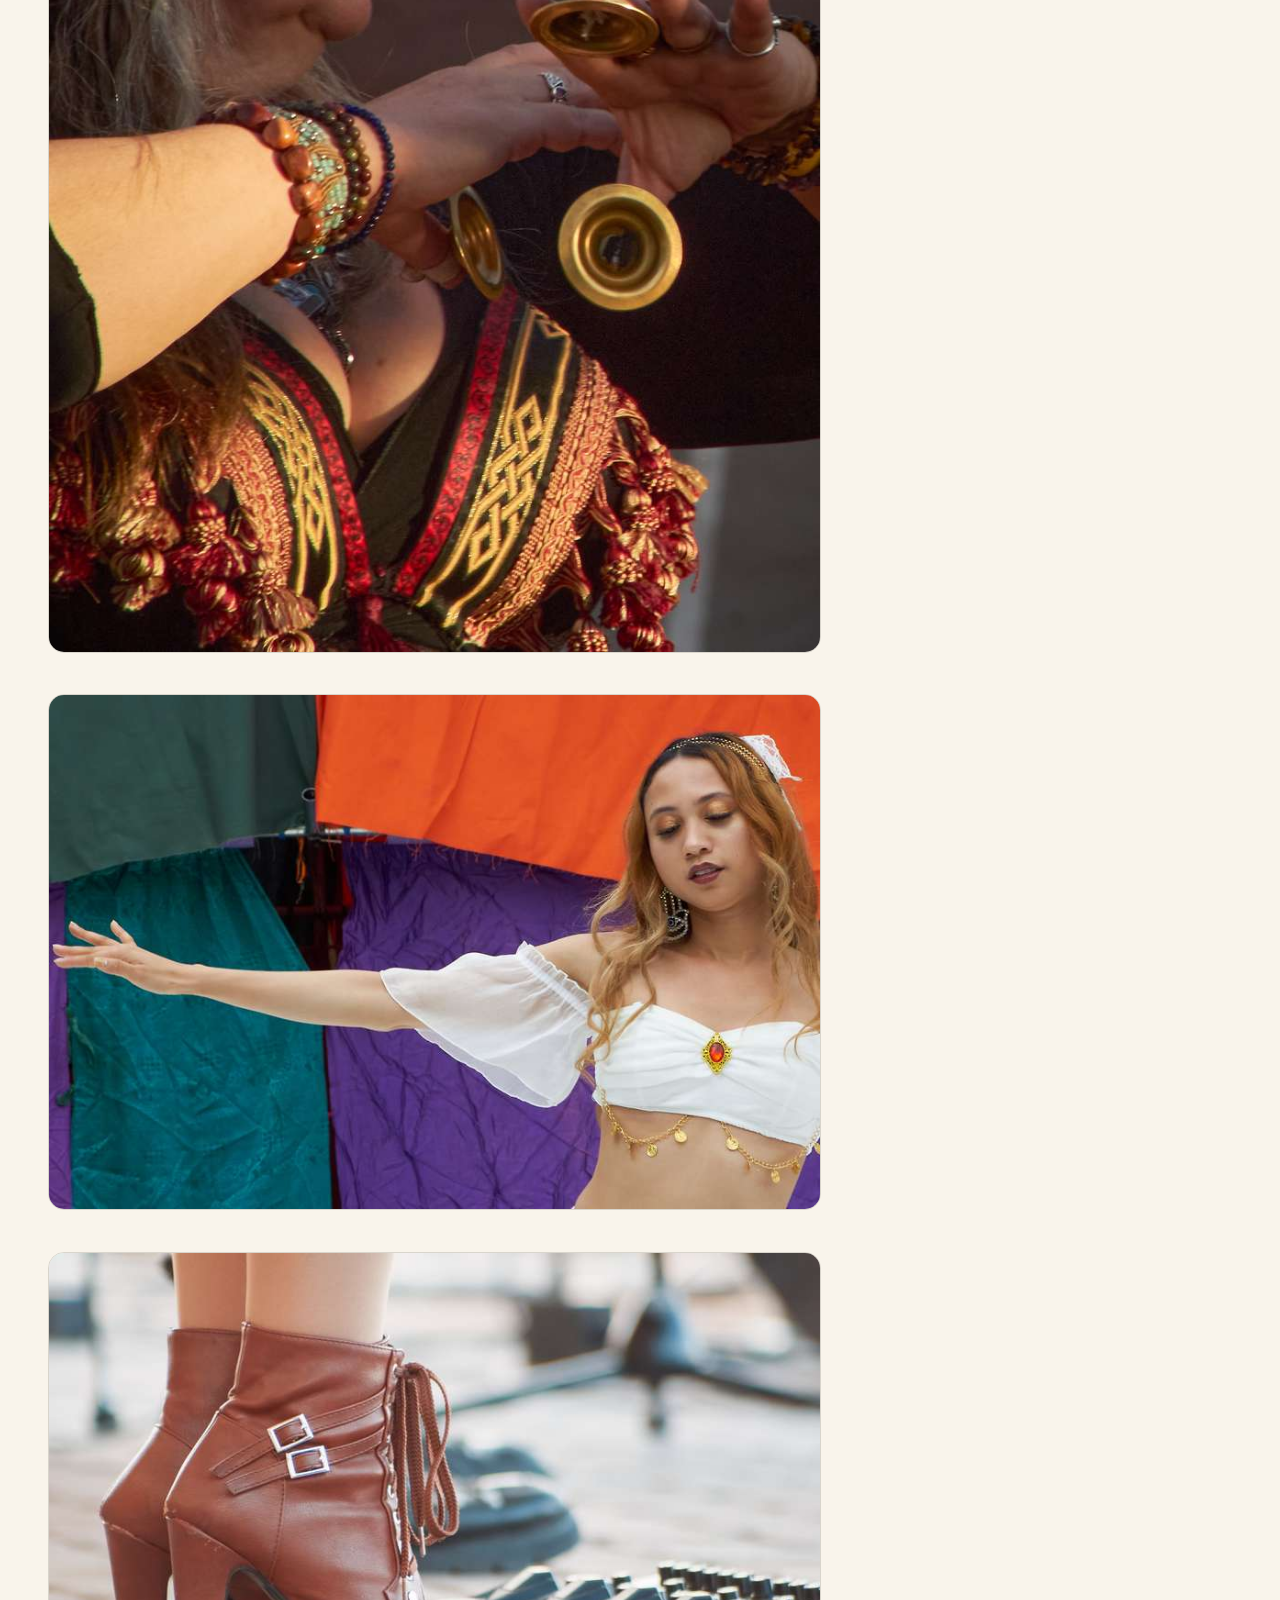
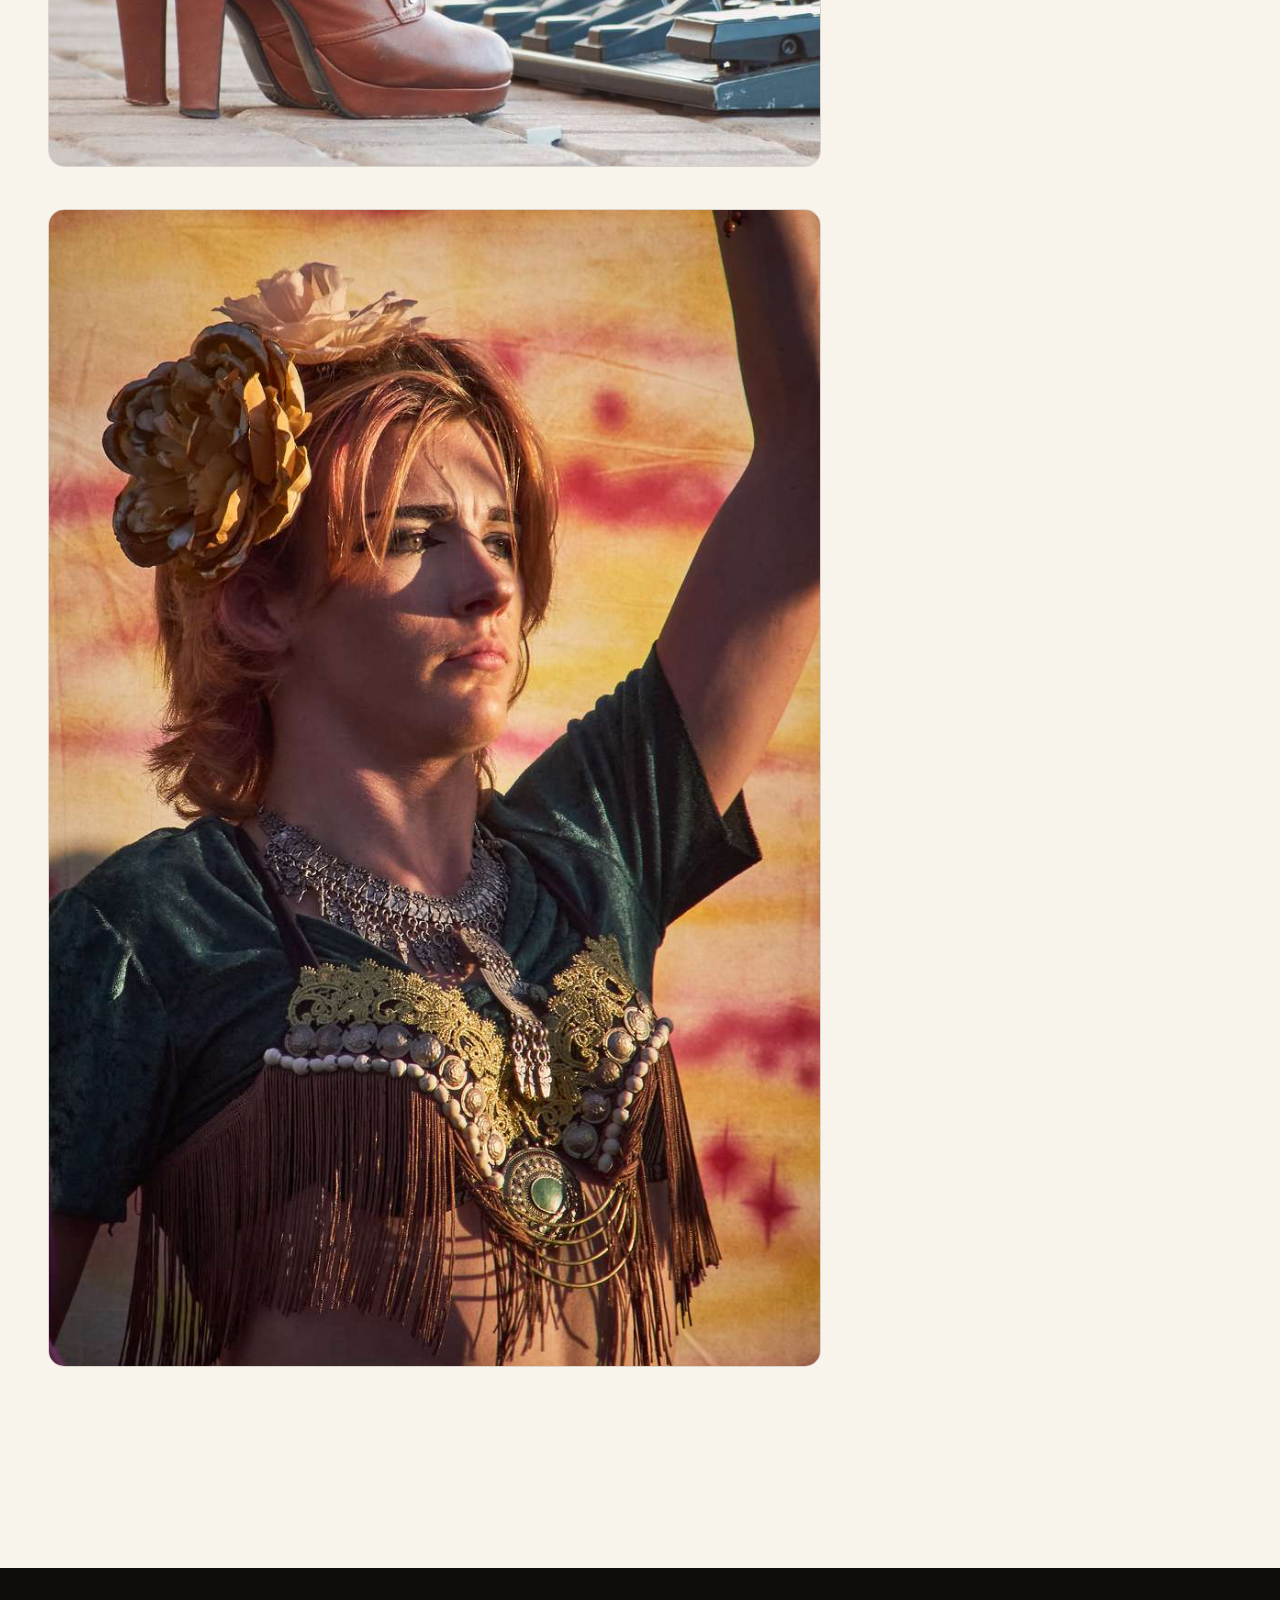
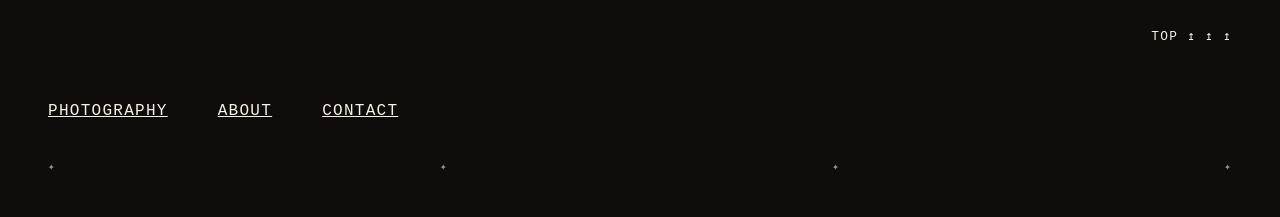
<file: performing-arts.html>
<!DOCTYPE html><html lang="en-gb"><head><meta charset="utf-8"><meta name="viewport" content="width=device-width,initial-scale=1"><title>performing arts - Landing Light</title><meta name="generator" content="Publii Open-Source CMS for Static Site"><link rel="canonical" href="https://landinglight.github.io/performing-arts.html"><link rel="alternate" type="application/atom+xml" href="https://landinglight.github.io/feed.xml" title="Landing Light - RSS"><link rel="alternate" type="application/json" href="https://landinglight.github.io/feed.json" title="Landing Light - JSON"><meta property="og:title" content="performing arts"><meta property="og:image" content="https://landinglight.github.io/media/website/Asset-18-Copy.png"><meta property="og:image:width" content="5000"><meta property="og:image:height" content="3670"><meta property="og:site_name" content="Landing Light"><meta property="og:description" content=""><meta property="og:url" content="https://landinglight.github.io/performing-arts.html"><meta property="og:type" content="article"><link rel="shortcut icon" href="https://landinglight.github.io/media/website/Asset-18-Copy-2.png" type="image/x-icon"><script>(function () {
            var scheme = null;
            try { scheme = localStorage.getItem('brut-color-scheme'); } catch (e) {}
            document.documentElement.setAttribute('data-scheme', scheme || 'light');
        })();</script><link rel="stylesheet" href="https://landinglight.github.io/assets/css/style.css?v&#x3D;e41a65d9b573f85cc253d0beabbb0af3"><style>:root {
            --bg: #f9f4eb;
            --ink: #171512;
            --accent: #f2e338;
            --pastel-1: #dcd6f7;
            --pastel-2: #f8d1ee;
            --pastel-3: #f7dfa8;
            --fs-min: 1rem;
            --fs-max: 1.125rem;
            --title-case: uppercase;
        }

        :root[data-scheme="dark"] {
            --bg: #C2C4C6;
            --ink: #000000;
        }

        @media (prefers-color-scheme: dark) {
            :root[data-scheme="auto"] {
                --bg: #C2C4C6;
                --ink: #000000;
            }
        }</style><script type="application/ld+json">{"@context":"http://schema.org","@type":"Article","mainEntityOfPage":{"@type":"WebPage","@id":"https://landinglight.github.io/performing-arts.html"},"headline":"performing arts","datePublished":"2026-10-17T02:29-07:00","dateModified":"2026-10-18T15:04-07:00","image":{"@type":"ImageObject","url":"https://landinglight.github.io/media/website/Asset-18-Copy.png","height":3670,"width":5000},"description":"","author":{"@type":"Person","name":"Corbin","url":"https://landinglight.github.io/authors/corbin/"},"publisher":{"@type":"Organization","name":"Corbin","logo":{"@type":"ImageObject","url":"https://landinglight.github.io/media/website/Asset-18-Copy.png","height":3670,"width":5000}}}</script><style>.li{fill:none;stroke-linecap:round;stroke-linejoin:round;vertical-align:middle}</style></head><body class="is-page"><header class="topbar"><a class="brand" href="https://landinglight.github.io/"><img src="https://landinglight.github.io/media/website/Asset-18-Copy.png" alt="Landing Light" class="brand__logo" width="5000" height="3670"></a><div class="topbar__actions"><button class="topbar__scheme js-scheme-toggle" aria-label="Switch between light and dark mode"><span aria-hidden="true">&#9681;</span></button>  </div><nav class="nav js-nav" id="site-nav"><ul class="nav__menu"></ul></nav></header><main class="main" id="top"><article class="post"><header class="post__header"><div class="sparkles" aria-hidden="true"><span>&#10022;</span><span class="sparkles__code"><svg xmlns="http://www.w3.org/2000/svg" width="24" height="24" viewBox="0 0 24 24" fill="none" stroke="currentColor" stroke-width="2" stroke-linecap="round" stroke-linejoin="round" class="lucide lucide-camera preview-icon"><path d="M13.997 4a2 2 0 0 1 1.76 1.05l.486.9A2 2 0 0 0 18.003 7H20a2 2 0 0 1 2 2v9a2 2 0 0 1-2 2H4a2 2 0 0 1-2-2V9a2 2 0 0 1 2-2h1.997a2 2 0 0 0 1.759-1.048l.489-.904A2 2 0 0 1 10.004 4z"/><circle cx="12" cy="13" r="3"/></svg></span><span>&#10022;&nbsp;&#10022;&nbsp;&#10022;</span><span class="sparkles__code"><svg xmlns="http://www.w3.org/2000/svg" width="24" height="24" viewBox="0 0 24 24" fill="none" stroke="currentColor" stroke-width="2" stroke-linecap="round" stroke-linejoin="round" class="lucide lucide-film preview-icon"><rect width="18" height="18" x="3" y="3" rx="2"/><path d="M7 3v18"/><path d="M3 7.5h4"/><path d="M3 12h18"/><path d="M3 16.5h4"/><path d="M17 3v18"/><path d="M17 7.5h4"/><path d="M17 16.5h4"/></svg></span><span>&#10022;</span></div><h1 class="post__title">performing arts</h1></header><div class="entry post__entry"><figure class="post__image post__image--center"><img loading="lazy" src="https://landinglight.github.io/media/posts/6/MG_1208-p.jpeg" height="4087" width="2725" alt="" sizes="(max-width: 56em) 100vw, 840px" srcset="https://landinglight.github.io/media/posts/6/responsive/MG_1208-p-xs.jpeg 480w, https://landinglight.github.io/media/posts/6/responsive/MG_1208-p-sm.jpeg 840w, https://landinglight.github.io/media/posts/6/responsive/MG_1208-p-md.jpeg 1280w"></figure><figure class="post__image post__image--center"><img loading="lazy" src="https://landinglight.github.io/media/posts/6/5-2.jpg" height="3156" width="2104" alt="" sizes="(max-width: 56em) 100vw, 840px" srcset="https://landinglight.github.io/media/posts/6/responsive/5-2-xs.jpg 480w, https://landinglight.github.io/media/posts/6/responsive/5-2-sm.jpg 840w, https://landinglight.github.io/media/posts/6/responsive/5-2-md.jpg 1280w"></figure><figure class="post__image post__image--center"><img loading="lazy" src="https://landinglight.github.io/media/posts/6/8-2.jpg" height="3242" width="2162" alt="" sizes="(max-width: 56em) 100vw, 840px" srcset="https://landinglight.github.io/media/posts/6/responsive/8-2-xs.jpg 480w, https://landinglight.github.io/media/posts/6/responsive/8-2-sm.jpg 840w, https://landinglight.github.io/media/posts/6/responsive/8-2-md.jpg 1280w"></figure><figure class="post__image post__image--center"><img loading="lazy" src="https://landinglight.github.io/media/posts/6/MG_0443.jpg" height="2638" width="3956" alt="" sizes="(max-width: 56em) 100vw, 840px" srcset="https://landinglight.github.io/media/posts/6/responsive/MG_0443-xs.jpg 480w, https://landinglight.github.io/media/posts/6/responsive/MG_0443-sm.jpg 840w, https://landinglight.github.io/media/posts/6/responsive/MG_0443-md.jpg 1280w"></figure><figure class="post__image post__image--center"><img loading="lazy" src="https://landinglight.github.io/media/posts/6/MG_8669.jpg" height="1365" width="2048" alt="" sizes="(max-width: 56em) 100vw, 840px" srcset="https://landinglight.github.io/media/posts/6/responsive/MG_8669-xs.jpg 480w, https://landinglight.github.io/media/posts/6/responsive/MG_8669-sm.jpg 840w, https://landinglight.github.io/media/posts/6/responsive/MG_8669-md.jpg 1280w"></figure><figure class="post__image post__image--center"><img loading="lazy" src="https://landinglight.github.io/media/posts/6/4-2.jpg" height="4289" width="2859" alt="" sizes="(max-width: 56em) 100vw, 840px" srcset="https://landinglight.github.io/media/posts/6/responsive/4-2-xs.jpg 480w, https://landinglight.github.io/media/posts/6/responsive/4-2-sm.jpg 840w, https://landinglight.github.io/media/posts/6/responsive/4-2-md.jpg 1280w"></figure></div></article></main><footer class="footer"><div class="footer__grid"><nav class="footer__links"></nav><a href="#top" class="footer__top js-back-to-top">Top <span aria-hidden="true">&#8613;&nbsp;&#8613;&nbsp;&#8613;</span></a></div><div class="footer__bar"><div class="footer__copyright"><div style="font-size: 16px; line-height: 1; display: flex; gap: 50px;"><a href="photography">photography</a> <a href="about">about</a> <a href="contact">contact</a></div></div></div><div class="sparkles sparkles--footer" aria-hidden="true"><span>&#10022;</span><span>&#10022;</span><span>&#10022;</span><span>&#10022;</span></div></footer><script defer="defer" src="https://landinglight.github.io/assets/js/scripts.js?v&#x3D;b94d5ba803eae40507065d64d386b722"></script></body></html>
</file>
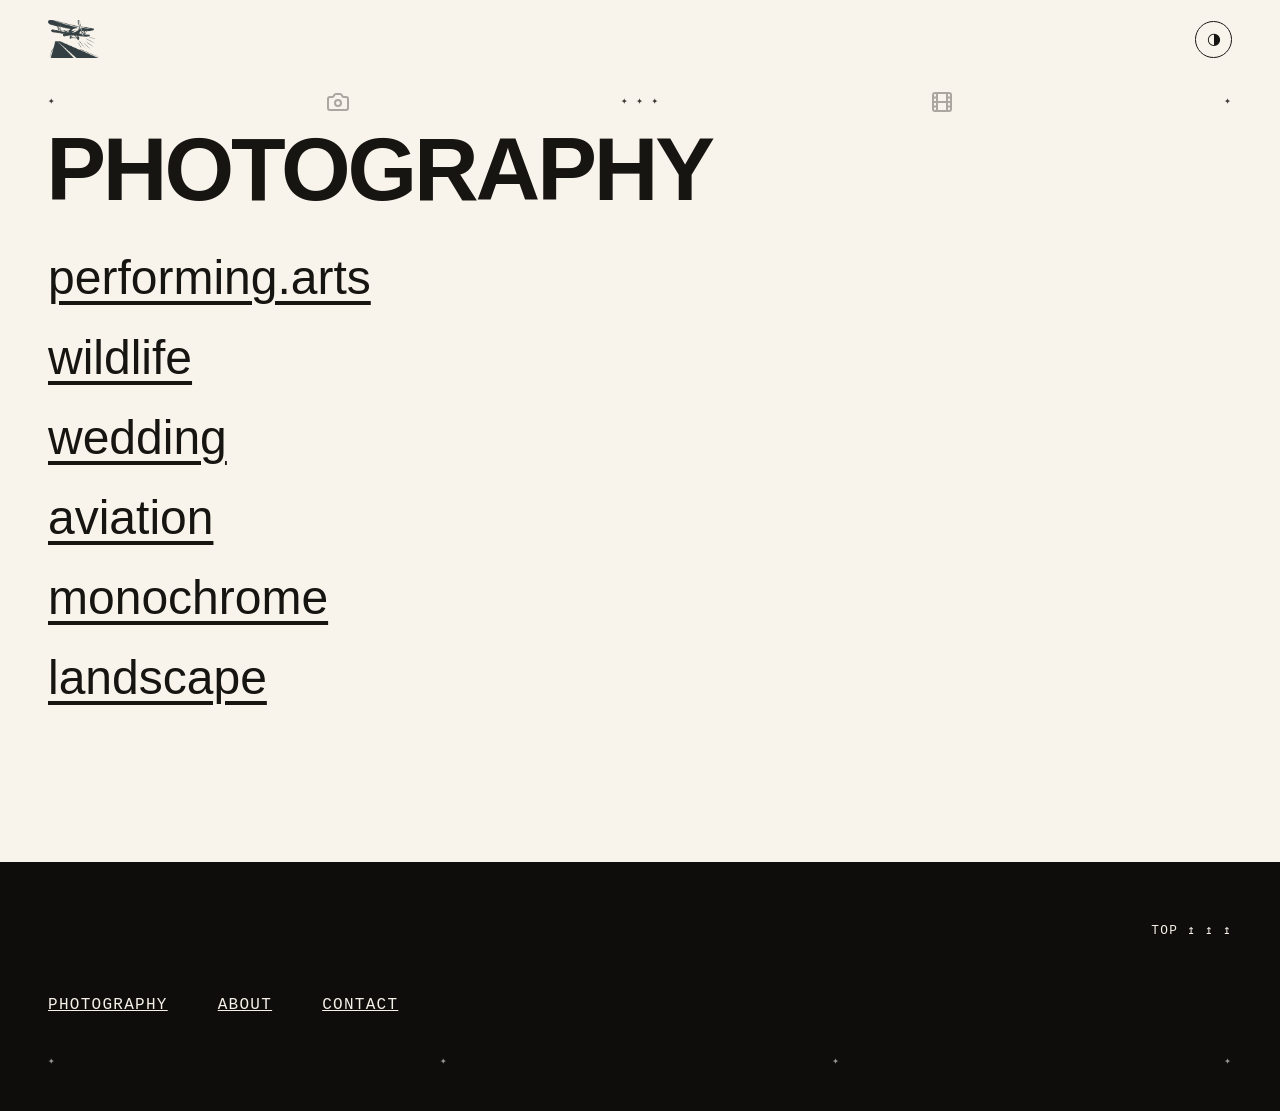
<file: photography.html>
<!DOCTYPE html><html lang="en-gb"><head><meta charset="utf-8"><meta name="viewport" content="width=device-width,initial-scale=1"><title>photography - Landing Light</title><meta name="description" content="performing.arts wildlife wedding aviation monochrome landscape"><meta name="generator" content="Publii Open-Source CMS for Static Site"><link rel="canonical" href="https://landinglight.github.io/photography.html"><link rel="alternate" type="application/atom+xml" href="https://landinglight.github.io/feed.xml" title="Landing Light - RSS"><link rel="alternate" type="application/json" href="https://landinglight.github.io/feed.json" title="Landing Light - JSON"><meta property="og:title" content="photography"><meta property="og:image" content="https://landinglight.github.io/media/website/Asset-18-Copy.png"><meta property="og:image:width" content="5000"><meta property="og:image:height" content="3670"><meta property="og:site_name" content="Landing Light"><meta property="og:description" content="performing.arts wildlife wedding aviation monochrome landscape"><meta property="og:url" content="https://landinglight.github.io/photography.html"><meta property="og:type" content="article"><link rel="shortcut icon" href="https://landinglight.github.io/media/website/Asset-18-Copy-2.png" type="image/x-icon"><script>(function () {
            var scheme = null;
            try { scheme = localStorage.getItem('brut-color-scheme'); } catch (e) {}
            document.documentElement.setAttribute('data-scheme', scheme || 'light');
        })();</script><link rel="stylesheet" href="https://landinglight.github.io/assets/css/style.css?v&#x3D;e41a65d9b573f85cc253d0beabbb0af3"><style>:root {
            --bg: #f9f4eb;
            --ink: #171512;
            --accent: #f2e338;
            --pastel-1: #dcd6f7;
            --pastel-2: #f8d1ee;
            --pastel-3: #f7dfa8;
            --fs-min: 1rem;
            --fs-max: 1.125rem;
            --title-case: uppercase;
        }

        :root[data-scheme="dark"] {
            --bg: #C2C4C6;
            --ink: #000000;
        }

        @media (prefers-color-scheme: dark) {
            :root[data-scheme="auto"] {
                --bg: #C2C4C6;
                --ink: #000000;
            }
        }</style><script type="application/ld+json">{"@context":"http://schema.org","@type":"Article","mainEntityOfPage":{"@type":"WebPage","@id":"https://landinglight.github.io/photography.html"},"headline":"photography","datePublished":"2026-10-17T20:55-07:00","dateModified":"2026-10-17T22:11-07:00","image":{"@type":"ImageObject","url":"https://landinglight.github.io/media/website/Asset-18-Copy.png","height":3670,"width":5000},"description":"performing.arts wildlife wedding aviation monochrome landscape","author":{"@type":"Person","name":"Corbin","url":"https://landinglight.github.io/authors/corbin/"},"publisher":{"@type":"Organization","name":"Corbin","logo":{"@type":"ImageObject","url":"https://landinglight.github.io/media/website/Asset-18-Copy.png","height":3670,"width":5000}}}</script><style>.li{fill:none;stroke-linecap:round;stroke-linejoin:round;vertical-align:middle}</style></head><body class="is-page"><header class="topbar"><a class="brand" href="https://landinglight.github.io/"><img src="https://landinglight.github.io/media/website/Asset-18-Copy.png" alt="Landing Light" class="brand__logo" width="5000" height="3670"></a><div class="topbar__actions"><button class="topbar__scheme js-scheme-toggle" aria-label="Switch between light and dark mode"><span aria-hidden="true">&#9681;</span></button>  </div><nav class="nav js-nav" id="site-nav"><ul class="nav__menu"></ul></nav></header><main class="main" id="top"><article class="post"><header class="post__header"><div class="sparkles" aria-hidden="true"><span>&#10022;</span><span class="sparkles__code"><svg xmlns="http://www.w3.org/2000/svg" width="24" height="24" viewBox="0 0 24 24" fill="none" stroke="currentColor" stroke-width="2" stroke-linecap="round" stroke-linejoin="round" class="lucide lucide-camera preview-icon"><path d="M13.997 4a2 2 0 0 1 1.76 1.05l.486.9A2 2 0 0 0 18.003 7H20a2 2 0 0 1 2 2v9a2 2 0 0 1-2 2H4a2 2 0 0 1-2-2V9a2 2 0 0 1 2-2h1.997a2 2 0 0 0 1.759-1.048l.489-.904A2 2 0 0 1 10.004 4z"/><circle cx="12" cy="13" r="3"/></svg></span><span>&#10022;&nbsp;&#10022;&nbsp;&#10022;</span><span class="sparkles__code"><svg xmlns="http://www.w3.org/2000/svg" width="24" height="24" viewBox="0 0 24 24" fill="none" stroke="currentColor" stroke-width="2" stroke-linecap="round" stroke-linejoin="round" class="lucide lucide-film preview-icon"><rect width="18" height="18" x="3" y="3" rx="2"/><path d="M7 3v18"/><path d="M3 7.5h4"/><path d="M3 12h18"/><path d="M3 16.5h4"/><path d="M17 3v18"/><path d="M17 7.5h4"/><path d="M17 16.5h4"/></svg></span><span>&#10022;</span></div><h1 class="post__title">photography</h1></header><div class="entry post__entry"><div><div class="stack"><div style="font-size: 48px; line-height: 1;"><a href="https://landinglight.github.io/performing-arts" style="display: block; margin-bottom: 32px;">performing.arts</a> <a href="https://landinglight.github.io/wildlife" style="display: block; margin-bottom: 32px;">wildlife</a> <a href="https://landinglight.github.io/wedding" style="display: block; margin-bottom: 32px;">wedding</a> <a href="https://landinglight.github.io/aviation" style="display: block; margin-bottom: 32px;">aviation</a> <a href="https://landinglight.github.io/monochrome" style="display: block; margin-bottom: 32px;">monochrome</a> <a href="https://landinglight.github.io/landscape" style="display: block;">landscape</a></div></div></div></div></article></main><footer class="footer"><div class="footer__grid"><nav class="footer__links"></nav><a href="#top" class="footer__top js-back-to-top">Top <span aria-hidden="true">&#8613;&nbsp;&#8613;&nbsp;&#8613;</span></a></div><div class="footer__bar"><div class="footer__copyright"><div style="font-size: 16px; line-height: 1; display: flex; gap: 50px;"><a href="photography">photography</a> <a href="about">about</a> <a href="contact">contact</a></div></div></div><div class="sparkles sparkles--footer" aria-hidden="true"><span>&#10022;</span><span>&#10022;</span><span>&#10022;</span><span>&#10022;</span></div></footer><script defer="defer" src="https://landinglight.github.io/assets/js/scripts.js?v&#x3D;b94d5ba803eae40507065d64d386b722"></script></body></html>
</file>
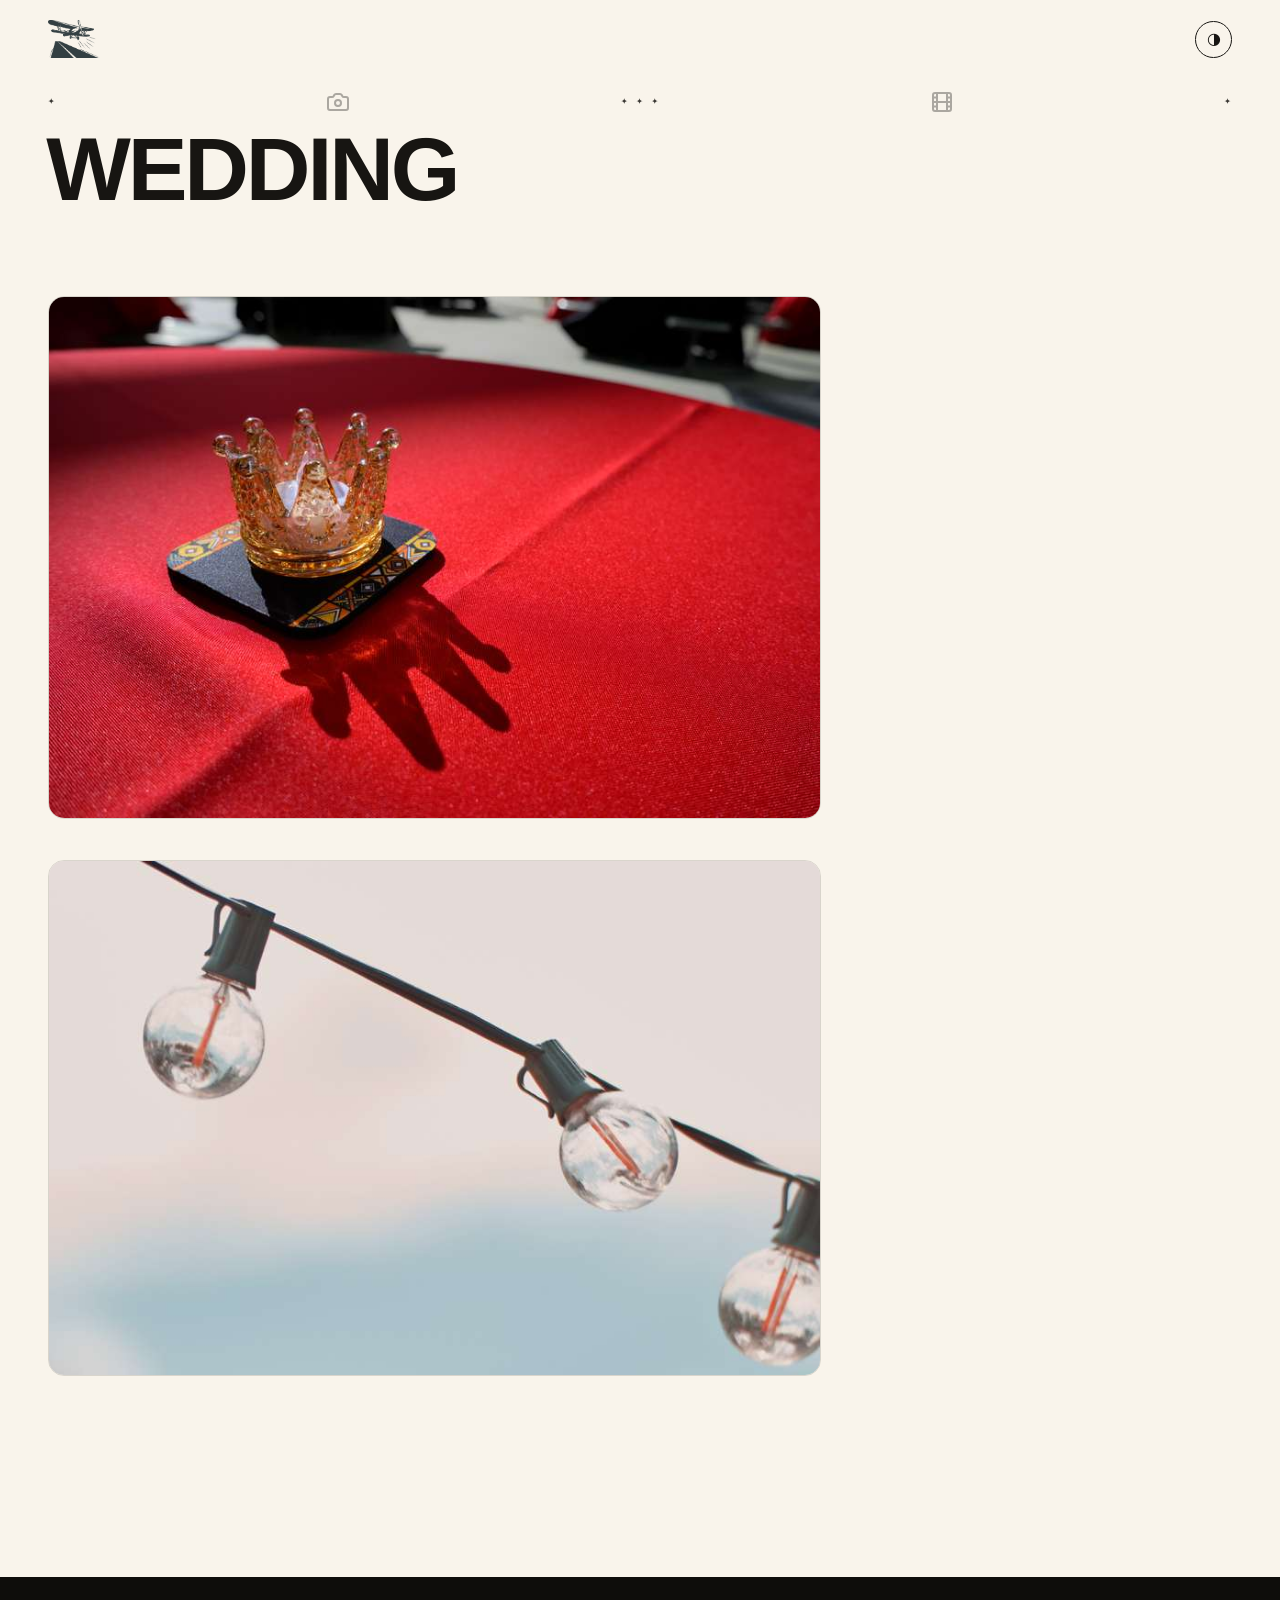
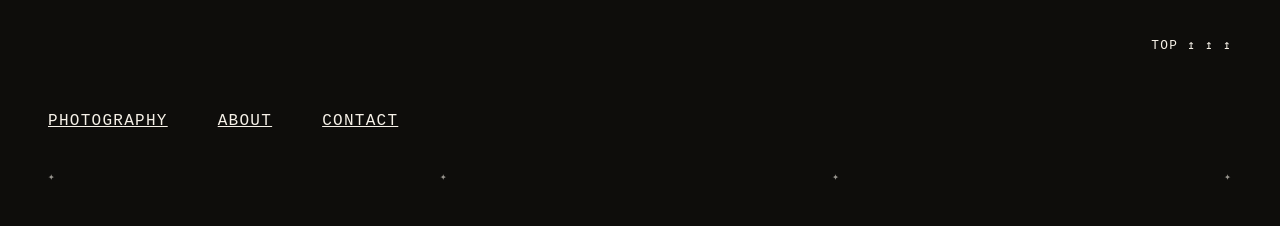
<file: wedding.html>
<!DOCTYPE html><html lang="en-gb"><head><meta charset="utf-8"><meta name="viewport" content="width=device-width,initial-scale=1"><title>wedding - Landing Light</title><meta name="generator" content="Publii Open-Source CMS for Static Site"><link rel="canonical" href="https://landinglight.github.io/wedding.html"><link rel="alternate" type="application/atom+xml" href="https://landinglight.github.io/feed.xml" title="Landing Light - RSS"><link rel="alternate" type="application/json" href="https://landinglight.github.io/feed.json" title="Landing Light - JSON"><meta property="og:title" content="wedding"><meta property="og:image" content="https://landinglight.github.io/media/website/Asset-18-Copy.png"><meta property="og:image:width" content="5000"><meta property="og:image:height" content="3670"><meta property="og:site_name" content="Landing Light"><meta property="og:description" content=""><meta property="og:url" content="https://landinglight.github.io/wedding.html"><meta property="og:type" content="article"><link rel="shortcut icon" href="https://landinglight.github.io/media/website/Asset-18-Copy-2.png" type="image/x-icon"><script>(function () {
            var scheme = null;
            try { scheme = localStorage.getItem('brut-color-scheme'); } catch (e) {}
            document.documentElement.setAttribute('data-scheme', scheme || 'light');
        })();</script><link rel="stylesheet" href="https://landinglight.github.io/assets/css/style.css?v&#x3D;e41a65d9b573f85cc253d0beabbb0af3"><style>:root {
            --bg: #f9f4eb;
            --ink: #171512;
            --accent: #f2e338;
            --pastel-1: #dcd6f7;
            --pastel-2: #f8d1ee;
            --pastel-3: #f7dfa8;
            --fs-min: 1rem;
            --fs-max: 1.125rem;
            --title-case: uppercase;
        }

        :root[data-scheme="dark"] {
            --bg: #C2C4C6;
            --ink: #000000;
        }

        @media (prefers-color-scheme: dark) {
            :root[data-scheme="auto"] {
                --bg: #C2C4C6;
                --ink: #000000;
            }
        }</style><script type="application/ld+json">{"@context":"http://schema.org","@type":"Article","mainEntityOfPage":{"@type":"WebPage","@id":"https://landinglight.github.io/wedding.html"},"headline":"wedding","datePublished":"2026-10-17T02:47-07:00","dateModified":"2026-10-18T14:53-07:00","image":{"@type":"ImageObject","url":"https://landinglight.github.io/media/website/Asset-18-Copy.png","height":3670,"width":5000},"description":"","author":{"@type":"Person","name":"Corbin","url":"https://landinglight.github.io/authors/corbin/"},"publisher":{"@type":"Organization","name":"Corbin","logo":{"@type":"ImageObject","url":"https://landinglight.github.io/media/website/Asset-18-Copy.png","height":3670,"width":5000}}}</script><style>.li{fill:none;stroke-linecap:round;stroke-linejoin:round;vertical-align:middle}</style></head><body class="is-page"><header class="topbar"><a class="brand" href="https://landinglight.github.io/"><img src="https://landinglight.github.io/media/website/Asset-18-Copy.png" alt="Landing Light" class="brand__logo" width="5000" height="3670"></a><div class="topbar__actions"><button class="topbar__scheme js-scheme-toggle" aria-label="Switch between light and dark mode"><span aria-hidden="true">&#9681;</span></button>  </div><nav class="nav js-nav" id="site-nav"><ul class="nav__menu"></ul></nav></header><main class="main" id="top"><article class="post"><header class="post__header"><div class="sparkles" aria-hidden="true"><span>&#10022;</span><span class="sparkles__code"><svg xmlns="http://www.w3.org/2000/svg" width="24" height="24" viewBox="0 0 24 24" fill="none" stroke="currentColor" stroke-width="2" stroke-linecap="round" stroke-linejoin="round" class="lucide lucide-camera preview-icon"><path d="M13.997 4a2 2 0 0 1 1.76 1.05l.486.9A2 2 0 0 0 18.003 7H20a2 2 0 0 1 2 2v9a2 2 0 0 1-2 2H4a2 2 0 0 1-2-2V9a2 2 0 0 1 2-2h1.997a2 2 0 0 0 1.759-1.048l.489-.904A2 2 0 0 1 10.004 4z"/><circle cx="12" cy="13" r="3"/></svg></span><span>&#10022;&nbsp;&#10022;&nbsp;&#10022;</span><span class="sparkles__code"><svg xmlns="http://www.w3.org/2000/svg" width="24" height="24" viewBox="0 0 24 24" fill="none" stroke="currentColor" stroke-width="2" stroke-linecap="round" stroke-linejoin="round" class="lucide lucide-film preview-icon"><rect width="18" height="18" x="3" y="3" rx="2"/><path d="M7 3v18"/><path d="M3 7.5h4"/><path d="M3 12h18"/><path d="M3 16.5h4"/><path d="M17 3v18"/><path d="M17 7.5h4"/><path d="M17 16.5h4"/></svg></span><span>&#10022;</span></div><h1 class="post__title">wedding</h1></header><div class="entry post__entry"><figure class="post__image post__image--center"><img loading="lazy" src="https://landinglight.github.io/media/posts/8/NZF2263_01-2.JPG" height="3408" width="5044" alt="" sizes="(max-width: 56em) 100vw, 840px" srcset="https://landinglight.github.io/media/posts/8/responsive/NZF2263_01-2-xs.JPG 480w, https://landinglight.github.io/media/posts/8/responsive/NZF2263_01-2-sm.JPG 840w, https://landinglight.github.io/media/posts/8/responsive/NZF2263_01-2-md.JPG 1280w"></figure><figure class="post__image post__image--center"><img loading="lazy" src="https://landinglight.github.io/media/posts/8/MG_8471.jpg" height="1365" width="2048" alt="" sizes="(max-width: 56em) 100vw, 840px" srcset="https://landinglight.github.io/media/posts/8/responsive/MG_8471-xs.jpg 480w, https://landinglight.github.io/media/posts/8/responsive/MG_8471-sm.jpg 840w, https://landinglight.github.io/media/posts/8/responsive/MG_8471-md.jpg 1280w"></figure></div></article></main><footer class="footer"><div class="footer__grid"><nav class="footer__links"></nav><a href="#top" class="footer__top js-back-to-top">Top <span aria-hidden="true">&#8613;&nbsp;&#8613;&nbsp;&#8613;</span></a></div><div class="footer__bar"><div class="footer__copyright"><div style="font-size: 16px; line-height: 1; display: flex; gap: 50px;"><a href="photography">photography</a> <a href="about">about</a> <a href="contact">contact</a></div></div></div><div class="sparkles sparkles--footer" aria-hidden="true"><span>&#10022;</span><span>&#10022;</span><span>&#10022;</span><span>&#10022;</span></div></footer><script defer="defer" src="https://landinglight.github.io/assets/js/scripts.js?v&#x3D;b94d5ba803eae40507065d64d386b722"></script></body></html>
</file>
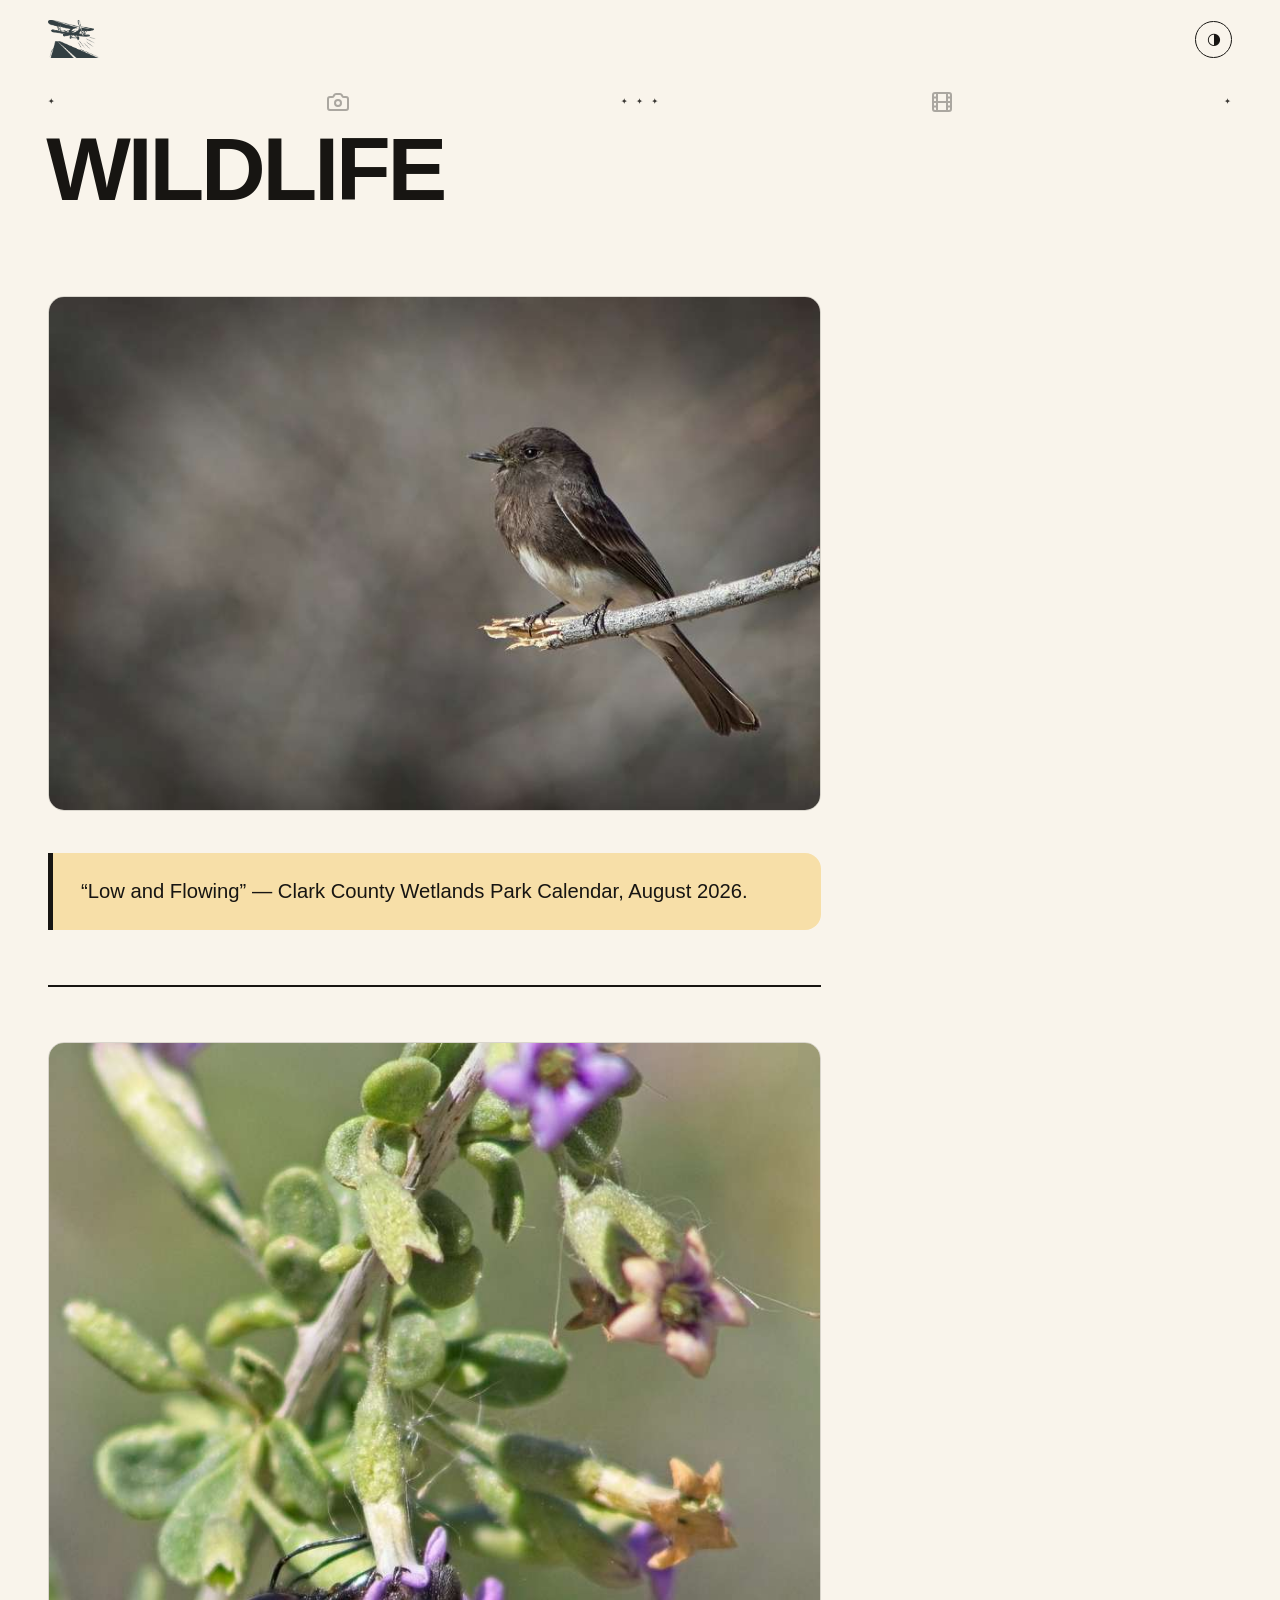
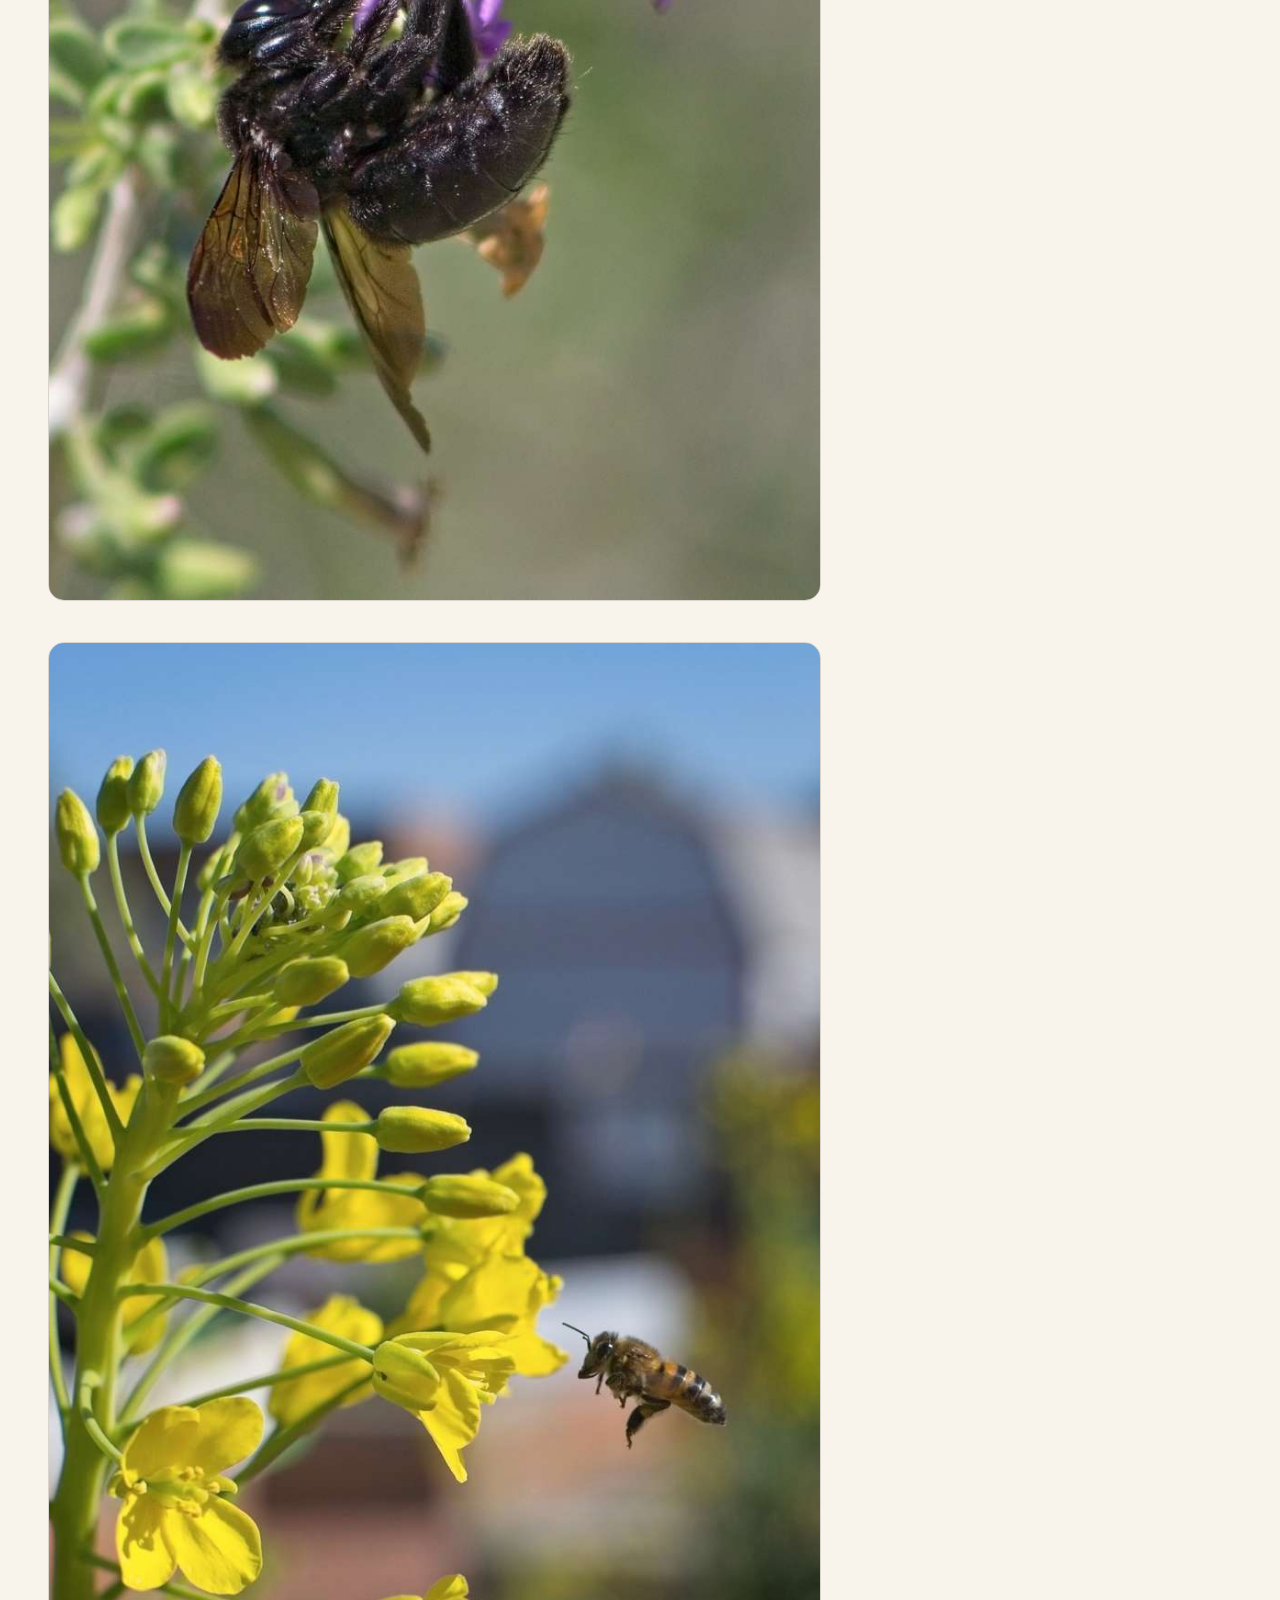
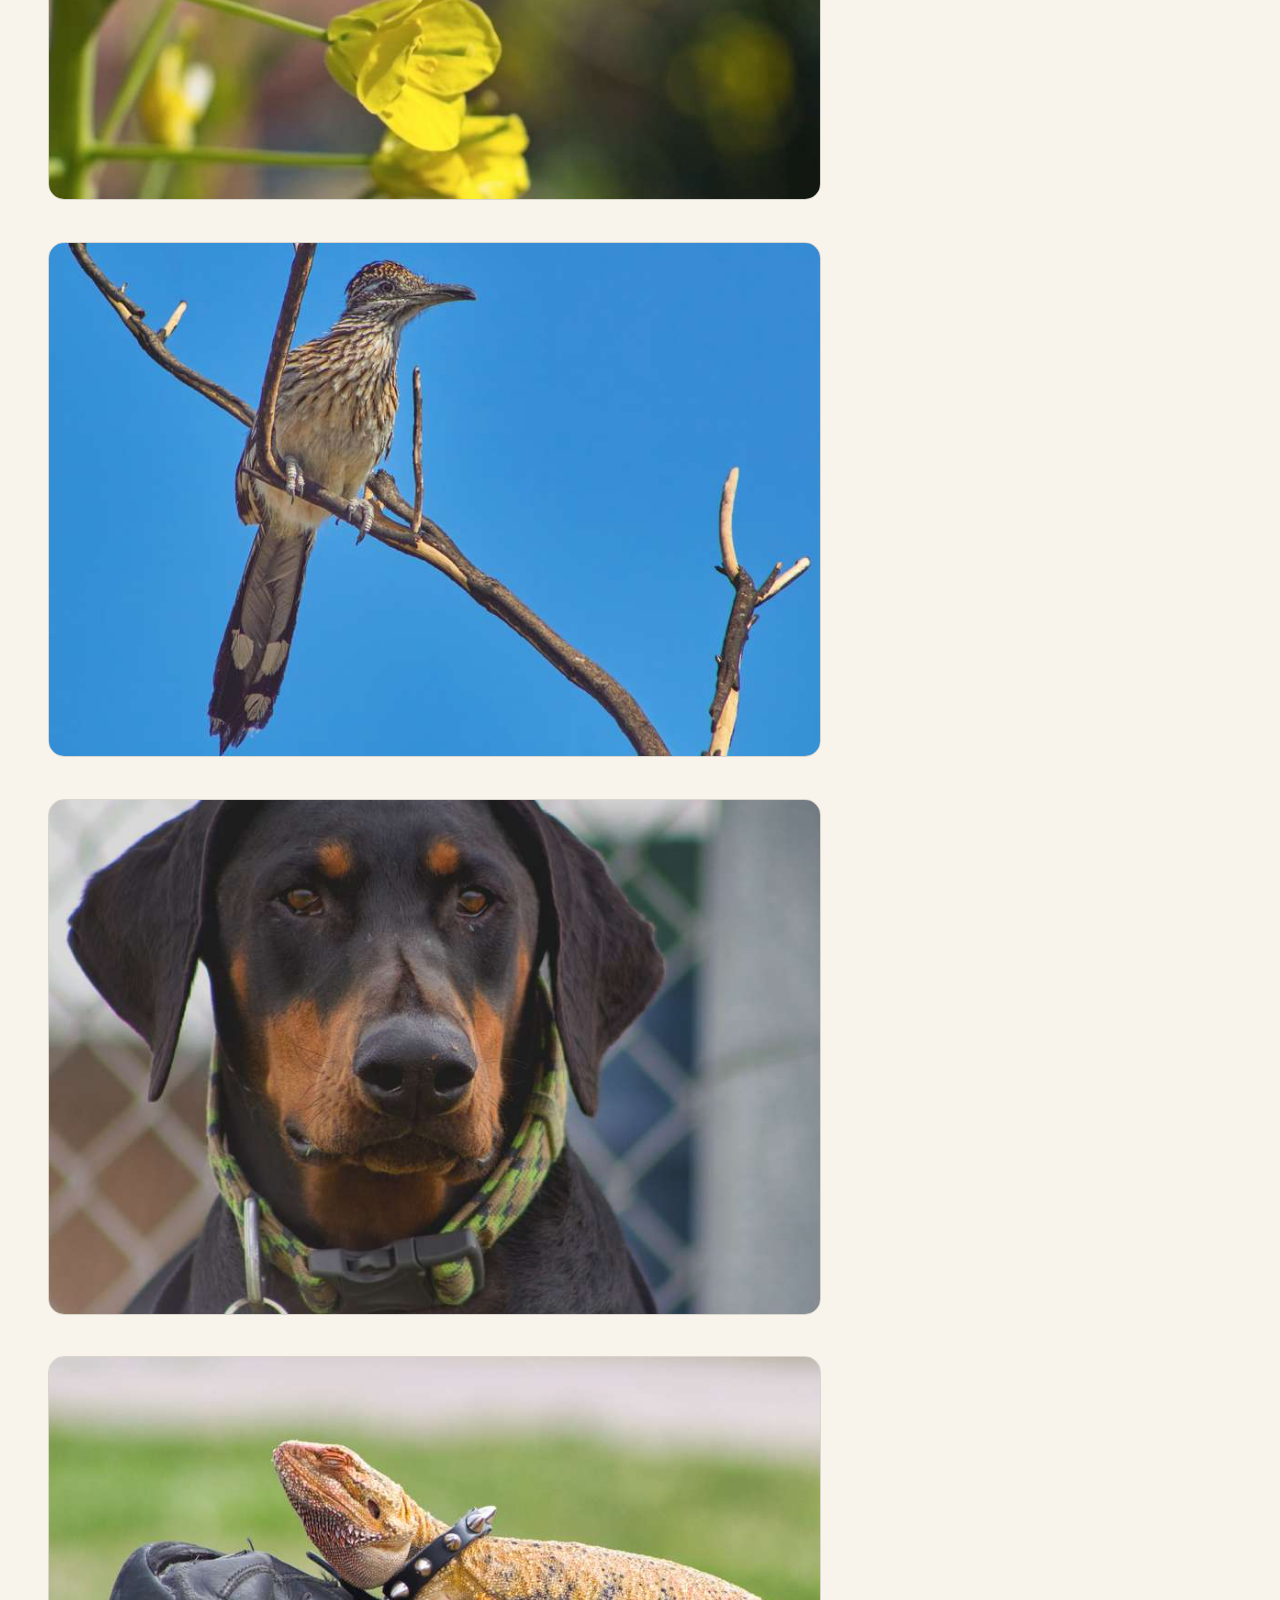
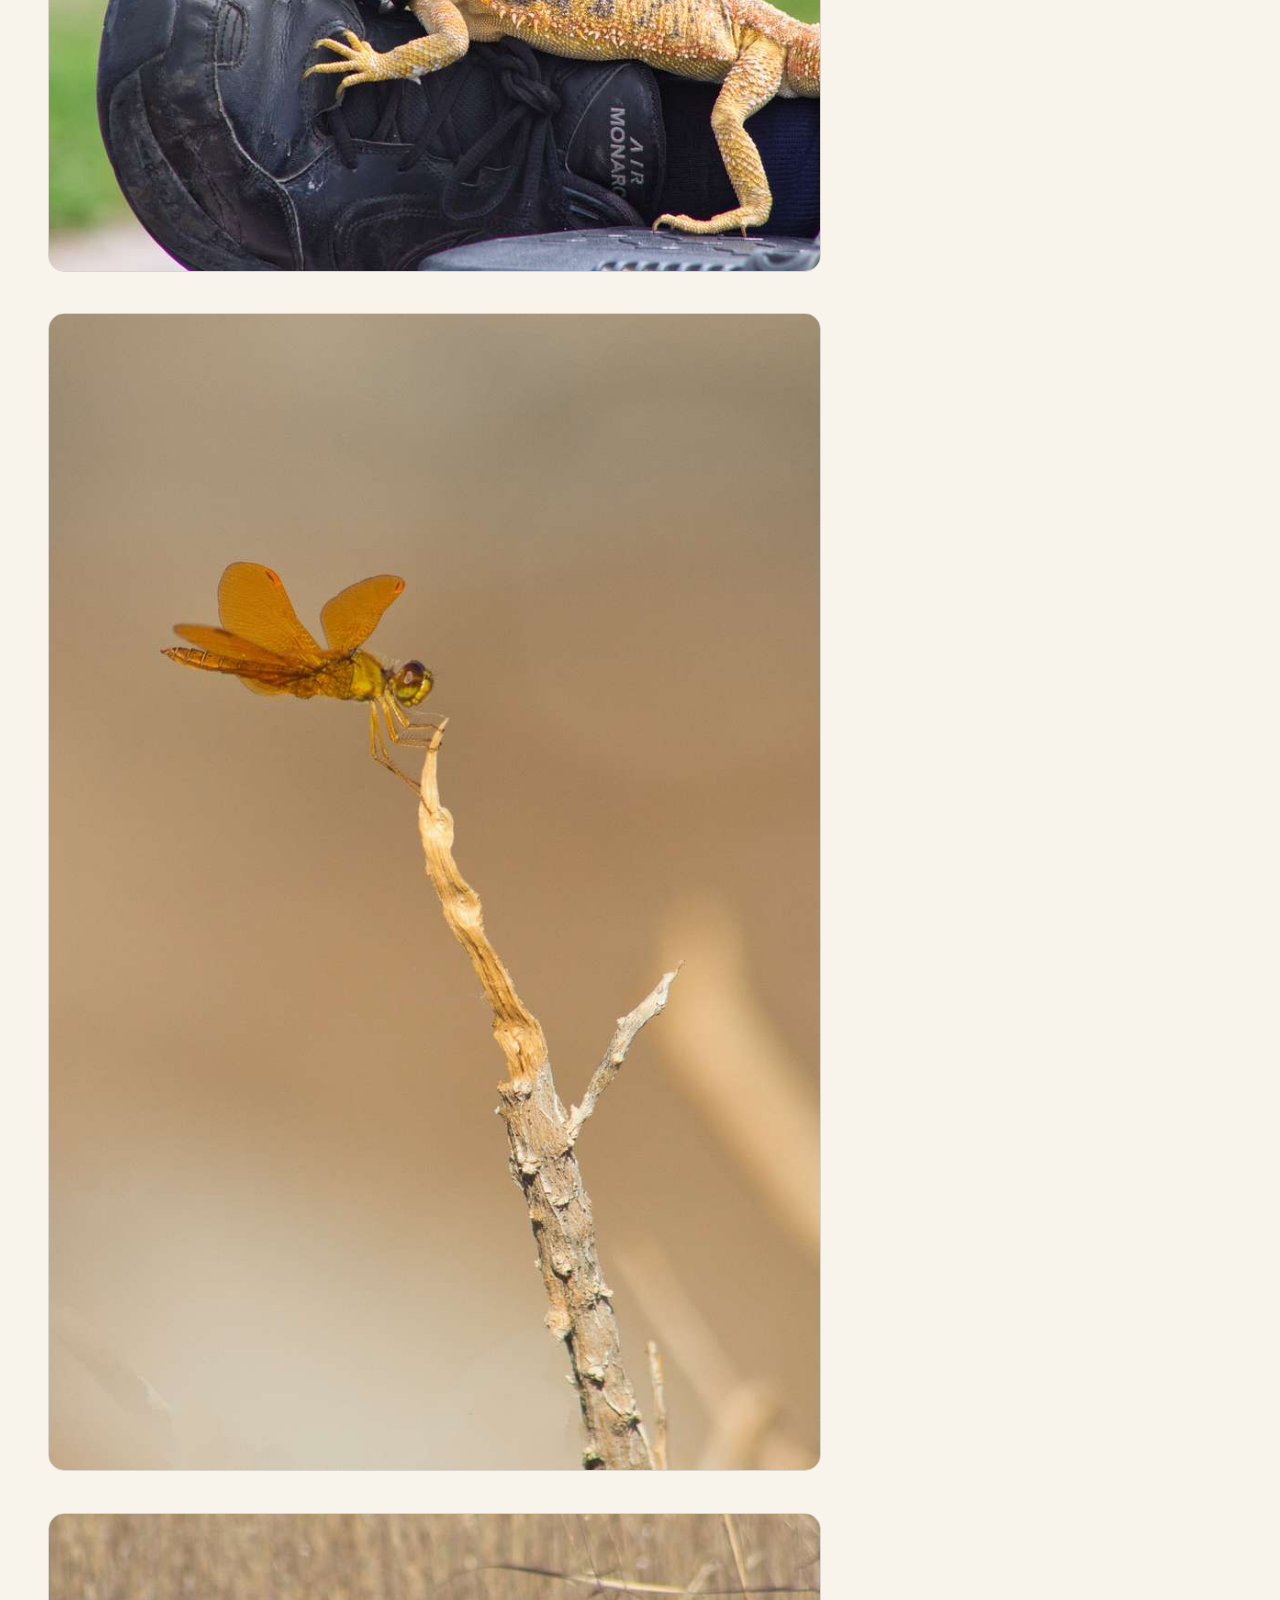
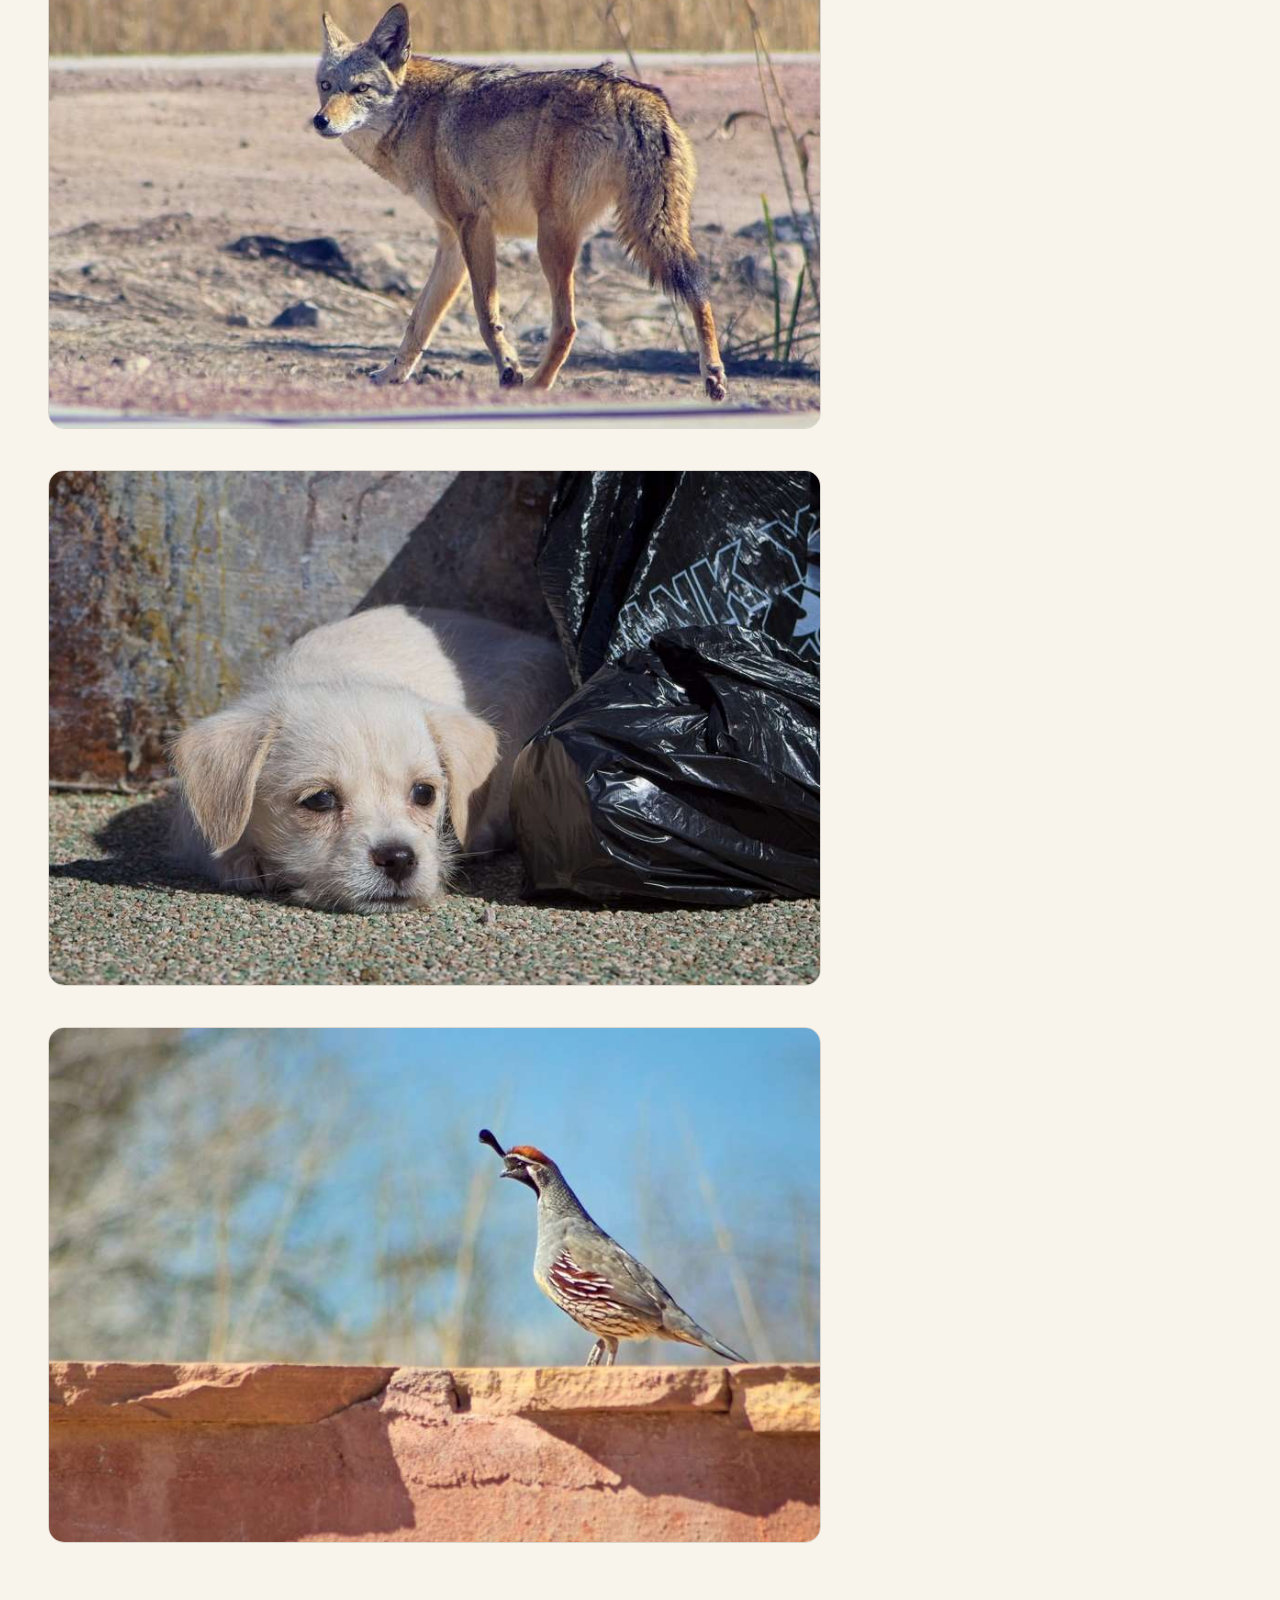
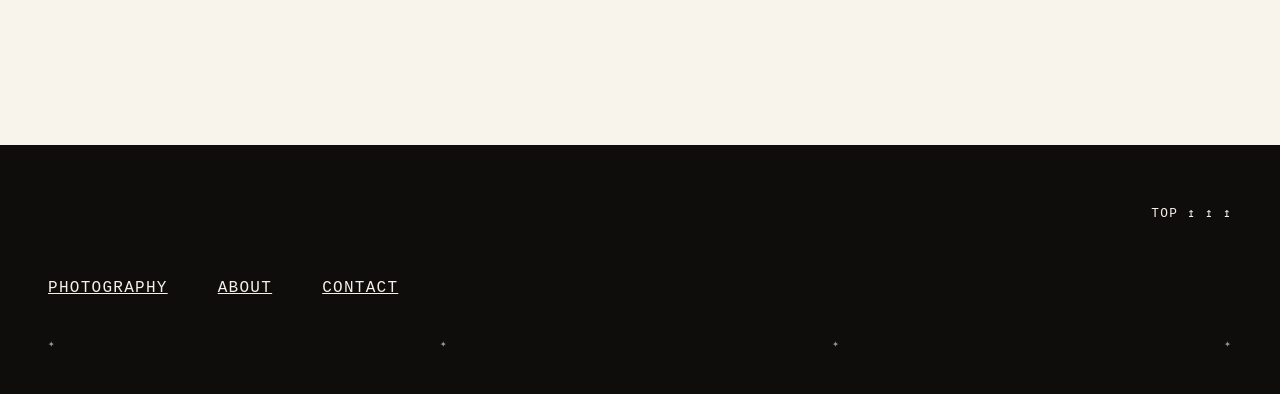
<file: wildlife.html>
<!DOCTYPE html><html lang="en-gb"><head><meta charset="utf-8"><meta name="viewport" content="width=device-width,initial-scale=1"><title>wildlife - Landing Light</title><meta name="description" content="“Low and Flowing” — Clark County Wetlands Park Calendar, August 2026."><meta name="generator" content="Publii Open-Source CMS for Static Site"><link rel="canonical" href="https://landinglight.github.io/wildlife.html"><link rel="alternate" type="application/atom+xml" href="https://landinglight.github.io/feed.xml" title="Landing Light - RSS"><link rel="alternate" type="application/json" href="https://landinglight.github.io/feed.json" title="Landing Light - JSON"><meta property="og:title" content="wildlife"><meta property="og:image" content="https://landinglight.github.io/media/website/Asset-18-Copy.png"><meta property="og:image:width" content="5000"><meta property="og:image:height" content="3670"><meta property="og:site_name" content="Landing Light"><meta property="og:description" content="“Low and Flowing” — Clark County Wetlands Park Calendar, August 2026."><meta property="og:url" content="https://landinglight.github.io/wildlife.html"><meta property="og:type" content="article"><link rel="shortcut icon" href="https://landinglight.github.io/media/website/Asset-18-Copy-2.png" type="image/x-icon"><script>(function () {
            var scheme = null;
            try { scheme = localStorage.getItem('brut-color-scheme'); } catch (e) {}
            document.documentElement.setAttribute('data-scheme', scheme || 'light');
        })();</script><link rel="stylesheet" href="https://landinglight.github.io/assets/css/style.css?v&#x3D;e41a65d9b573f85cc253d0beabbb0af3"><style>:root {
            --bg: #f9f4eb;
            --ink: #171512;
            --accent: #f2e338;
            --pastel-1: #dcd6f7;
            --pastel-2: #f8d1ee;
            --pastel-3: #f7dfa8;
            --fs-min: 1rem;
            --fs-max: 1.125rem;
            --title-case: uppercase;
        }

        :root[data-scheme="dark"] {
            --bg: #C2C4C6;
            --ink: #000000;
        }

        @media (prefers-color-scheme: dark) {
            :root[data-scheme="auto"] {
                --bg: #C2C4C6;
                --ink: #000000;
            }
        }</style><script type="application/ld+json">{"@context":"http://schema.org","@type":"Article","mainEntityOfPage":{"@type":"WebPage","@id":"https://landinglight.github.io/wildlife.html"},"headline":"wildlife","datePublished":"2026-10-17T02:47-07:00","dateModified":"2026-10-18T16:45-07:00","image":{"@type":"ImageObject","url":"https://landinglight.github.io/media/website/Asset-18-Copy.png","height":3670,"width":5000},"description":"“Low and Flowing” — Clark County Wetlands Park Calendar, August 2026.","author":{"@type":"Person","name":"Corbin","url":"https://landinglight.github.io/authors/corbin/"},"publisher":{"@type":"Organization","name":"Corbin","logo":{"@type":"ImageObject","url":"https://landinglight.github.io/media/website/Asset-18-Copy.png","height":3670,"width":5000}}}</script><style>.li{fill:none;stroke-linecap:round;stroke-linejoin:round;vertical-align:middle}</style></head><body class="is-page"><header class="topbar"><a class="brand" href="https://landinglight.github.io/"><img src="https://landinglight.github.io/media/website/Asset-18-Copy.png" alt="Landing Light" class="brand__logo" width="5000" height="3670"></a><div class="topbar__actions"><button class="topbar__scheme js-scheme-toggle" aria-label="Switch between light and dark mode"><span aria-hidden="true">&#9681;</span></button></div><nav class="nav js-nav" id="site-nav"><ul class="nav__menu"></ul></nav></header><main class="main" id="top"><article class="post"><header class="post__header"><div class="sparkles" aria-hidden="true"><span>&#10022;</span><span class="sparkles__code"><svg xmlns="http://www.w3.org/2000/svg" width="24" height="24" viewBox="0 0 24 24" fill="none" stroke="currentColor" stroke-width="2" stroke-linecap="round" stroke-linejoin="round" class="lucide lucide-camera preview-icon"><path d="M13.997 4a2 2 0 0 1 1.76 1.05l.486.9A2 2 0 0 0 18.003 7H20a2 2 0 0 1 2 2v9a2 2 0 0 1-2 2H4a2 2 0 0 1-2-2V9a2 2 0 0 1 2-2h1.997a2 2 0 0 0 1.759-1.048l.489-.904A2 2 0 0 1 10.004 4z"/><circle cx="12" cy="13" r="3"/></svg></span><span>&#10022;&nbsp;&#10022;&nbsp;&#10022;</span><span class="sparkles__code"><svg xmlns="http://www.w3.org/2000/svg" width="24" height="24" viewBox="0 0 24 24" fill="none" stroke="currentColor" stroke-width="2" stroke-linecap="round" stroke-linejoin="round" class="lucide lucide-film preview-icon"><rect width="18" height="18" x="3" y="3" rx="2"/><path d="M7 3v18"/><path d="M3 7.5h4"/><path d="M3 12h18"/><path d="M3 16.5h4"/><path d="M17 3v18"/><path d="M17 7.5h4"/><path d="M17 16.5h4"/></svg></span><span>&#10022;</span></div><h1 class="post__title">wildlife</h1></header><div class="entry post__entry"><figure class="post__image post__image--center"><img loading="lazy" src="https://landinglight.github.io/media/posts/7/MG_7142-1.jpg" height="1885" width="2829" alt="" sizes="(max-width: 56em) 100vw, 840px" srcset="https://landinglight.github.io/media/posts/7/responsive/MG_7142-1-xs.jpg 480w, https://landinglight.github.io/media/posts/7/responsive/MG_7142-1-sm.jpg 840w, https://landinglight.github.io/media/posts/7/responsive/MG_7142-1-md.jpg 1280w"></figure><blockquote class="blockquote">“Low and Flowing” — Clark County Wetlands Park Calendar, August 2026.</blockquote><hr class="separator separator--dots"><figure class="post__image post__image--center"><img loading="lazy" src="https://landinglight.github.io/media/posts/7/MG_7059.jpg" height="3134" width="2090" alt="" sizes="(max-width: 56em) 100vw, 840px" srcset="https://landinglight.github.io/media/posts/7/responsive/MG_7059-xs.jpg 480w, https://landinglight.github.io/media/posts/7/responsive/MG_7059-sm.jpg 840w, https://landinglight.github.io/media/posts/7/responsive/MG_7059-md.jpg 1280w"></figure><figure class="post__image post__image--center"><img loading="lazy" src="https://landinglight.github.io/media/posts/7/NZF0922.jpg" height="2453" width="1635" alt="" sizes="(max-width: 56em) 100vw, 840px" srcset="https://landinglight.github.io/media/posts/7/responsive/NZF0922-xs.jpg 480w, https://landinglight.github.io/media/posts/7/responsive/NZF0922-sm.jpg 840w, https://landinglight.github.io/media/posts/7/responsive/NZF0922-md.jpg 1280w"></figure><figure class="post__image post__image--center"><img loading="lazy" src="https://landinglight.github.io/media/posts/7/MG_0228.jpg" height="2676" width="4014" alt="" sizes="(max-width: 56em) 100vw, 840px" srcset="https://landinglight.github.io/media/posts/7/responsive/MG_0228-xs.jpg 480w, https://landinglight.github.io/media/posts/7/responsive/MG_0228-sm.jpg 840w, https://landinglight.github.io/media/posts/7/responsive/MG_0228-md.jpg 1280w"></figure><figure class="post__image post__image--center"><img loading="lazy" src="https://landinglight.github.io/media/posts/7/MG_76531.jpg" height="2561" width="3842" alt="" sizes="(max-width: 56em) 100vw, 840px" srcset="https://landinglight.github.io/media/posts/7/responsive/MG_76531-xs.jpg 480w, https://landinglight.github.io/media/posts/7/responsive/MG_76531-sm.jpg 840w, https://landinglight.github.io/media/posts/7/responsive/MG_76531-md.jpg 1280w"></figure><figure class="post__image post__image--center"><img loading="lazy" src="https://landinglight.github.io/media/posts/7/MG_7715.jpg" height="2851" width="4277" alt="" sizes="(max-width: 56em) 100vw, 840px" srcset="https://landinglight.github.io/media/posts/7/responsive/MG_7715-xs.jpg 480w, https://landinglight.github.io/media/posts/7/responsive/MG_7715-sm.jpg 840w, https://landinglight.github.io/media/posts/7/responsive/MG_7715-md.jpg 1280w"></figure><figure class="post__image post__image--center"><img loading="lazy" src="https://landinglight.github.io/media/posts/7/MG_8304.jpg" height="3734" width="2489" alt="" sizes="(max-width: 56em) 100vw, 840px" srcset="https://landinglight.github.io/media/posts/7/responsive/MG_8304-xs.jpg 480w, https://landinglight.github.io/media/posts/7/responsive/MG_8304-sm.jpg 840w, https://landinglight.github.io/media/posts/7/responsive/MG_8304-md.jpg 1280w"></figure><figure class="post__image post__image--center"><img loading="lazy" src="https://landinglight.github.io/media/posts/7/MG_7090-1.jpg" height="1665" width="2497" alt="" sizes="(max-width: 56em) 100vw, 840px" srcset="https://landinglight.github.io/media/posts/7/responsive/MG_7090-1-xs.jpg 480w, https://landinglight.github.io/media/posts/7/responsive/MG_7090-1-sm.jpg 840w, https://landinglight.github.io/media/posts/7/responsive/MG_7090-1-md.jpg 1280w"></figure><figure class="post__image post__image--center"><img loading="lazy" src="https://landinglight.github.io/media/posts/7/MG_7101.jpg" height="2395" width="3593" alt="" sizes="(max-width: 56em) 100vw, 840px" srcset="https://landinglight.github.io/media/posts/7/responsive/MG_7101-xs.jpg 480w, https://landinglight.github.io/media/posts/7/responsive/MG_7101-sm.jpg 840w, https://landinglight.github.io/media/posts/7/responsive/MG_7101-md.jpg 1280w"></figure><figure class="post__image post__image--center"><img loading="lazy" src="https://landinglight.github.io/media/posts/7/MG_6988.jpg" height="2132" width="3198" alt="" sizes="(max-width: 56em) 100vw, 840px" srcset="https://landinglight.github.io/media/posts/7/responsive/MG_6988-xs.jpg 480w, https://landinglight.github.io/media/posts/7/responsive/MG_6988-sm.jpg 840w, https://landinglight.github.io/media/posts/7/responsive/MG_6988-md.jpg 1280w"></figure><p></p></div></article></main><footer class="footer"><div class="footer__grid"><nav class="footer__links"></nav><a href="#top" class="footer__top js-back-to-top">Top <span aria-hidden="true">&#8613;&nbsp;&#8613;&nbsp;&#8613;</span></a></div><div class="footer__bar"><div class="footer__copyright"><div style="font-size: 16px; line-height: 1; display: flex; gap: 50px;"><a href="photography">photography</a> <a href="about">about</a> <a href="contact">contact</a></div></div></div><div class="sparkles sparkles--footer" aria-hidden="true"><span>&#10022;</span><span>&#10022;</span><span>&#10022;</span><span>&#10022;</span></div></footer><script defer="defer" src="https://landinglight.github.io/assets/js/scripts.js?v&#x3D;b94d5ba803eae40507065d64d386b722"></script></body></html>
</file>
